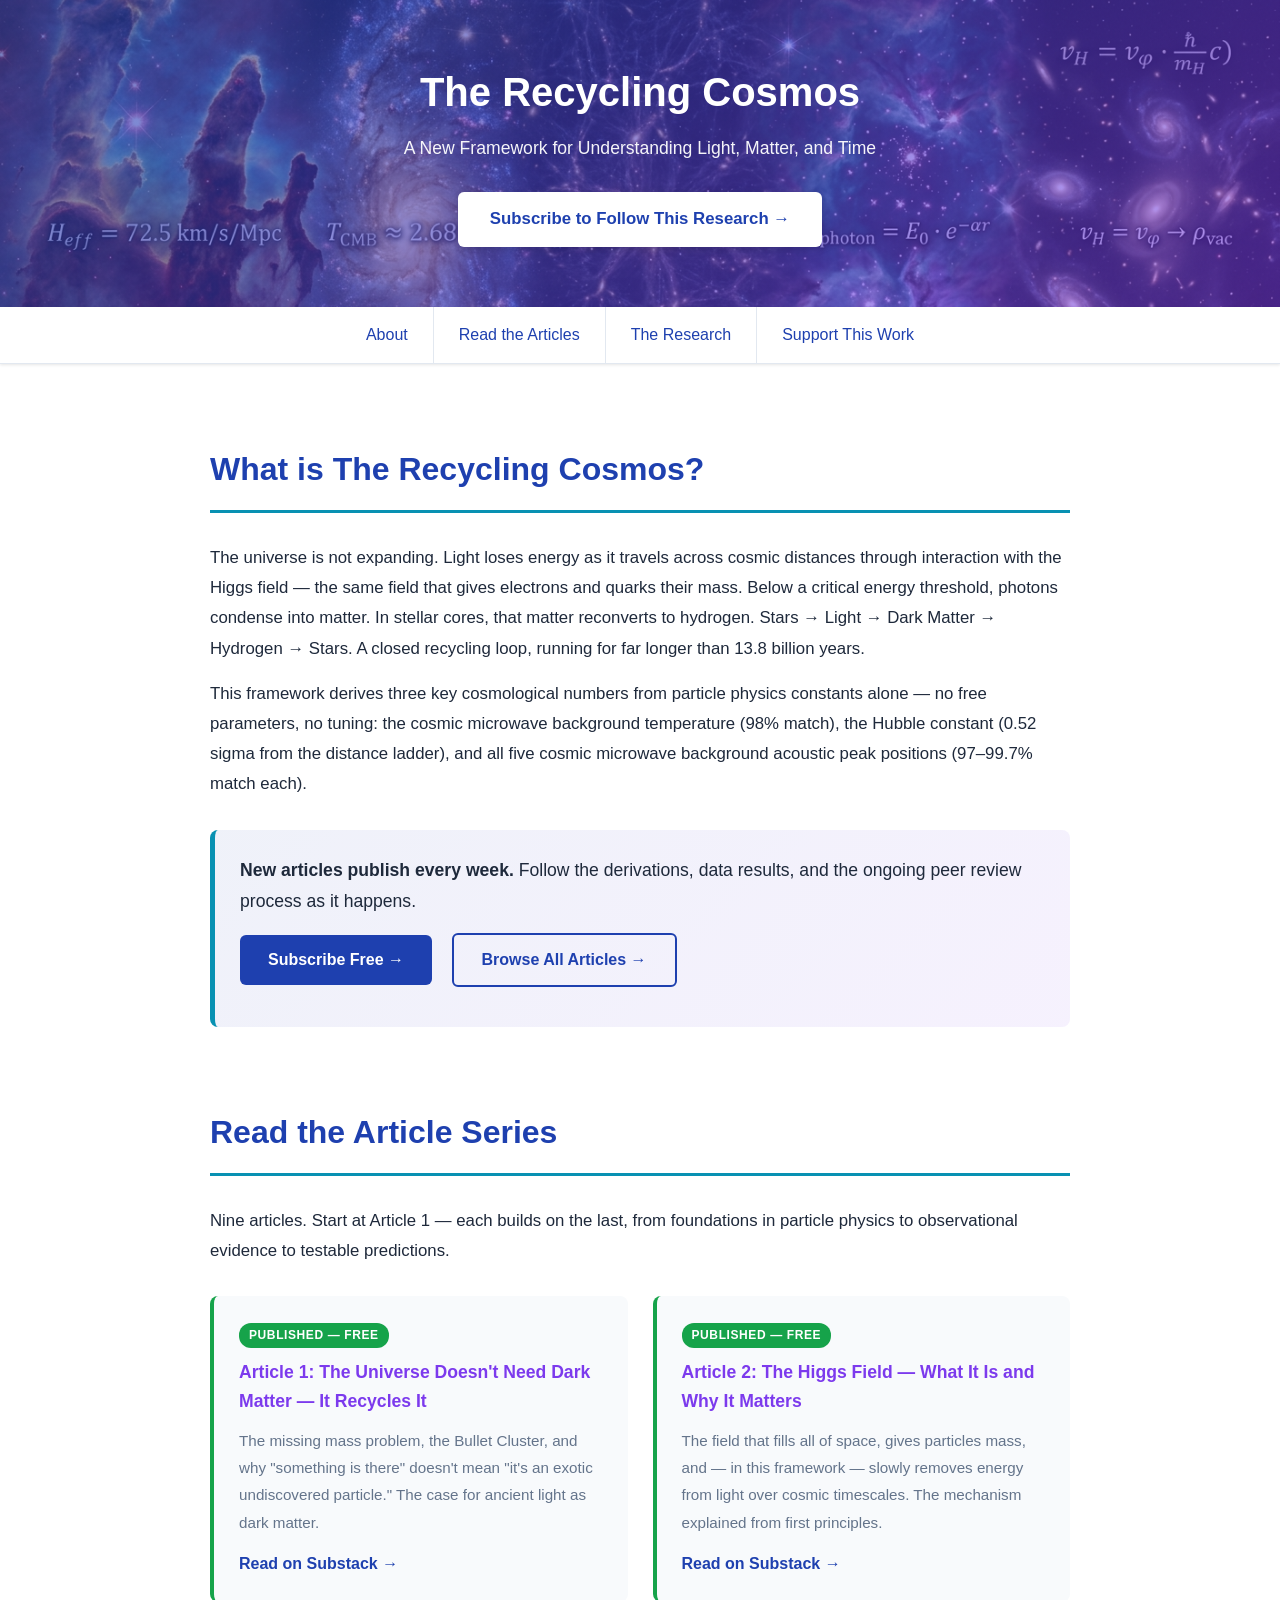
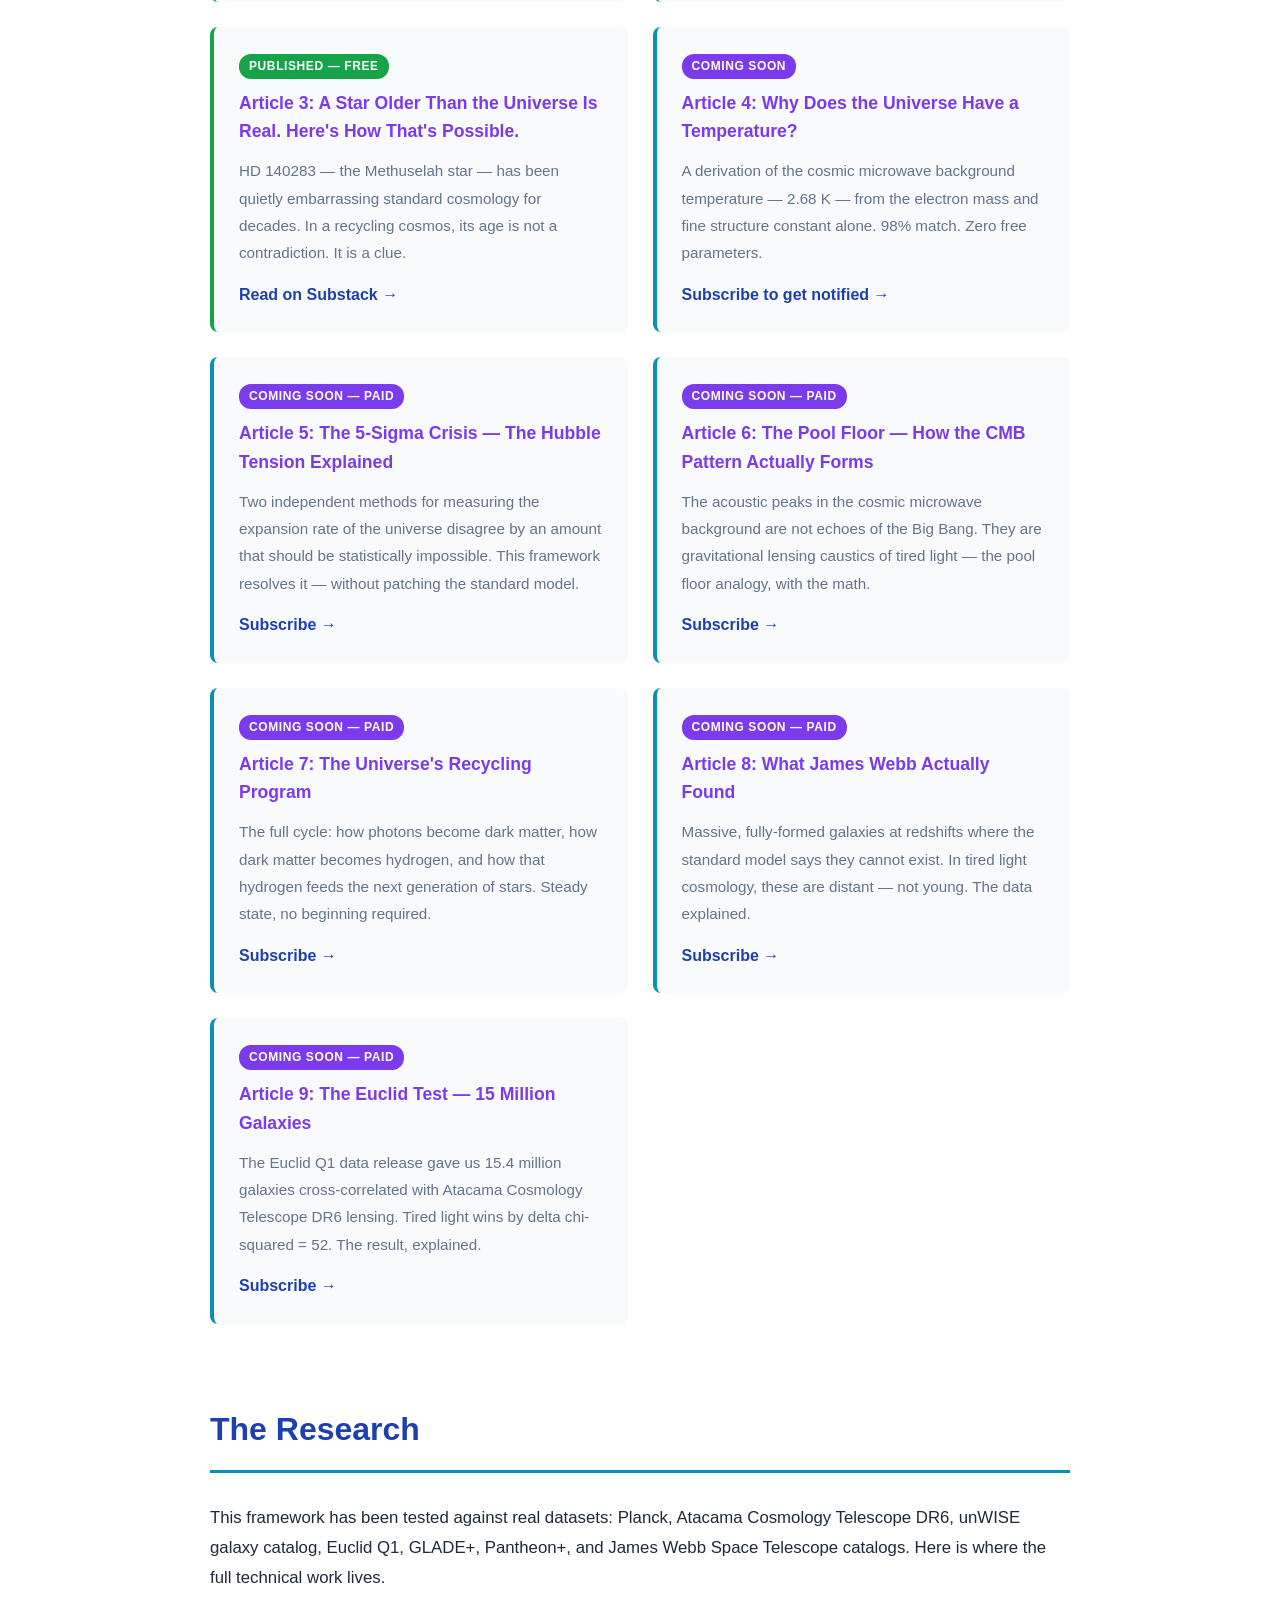
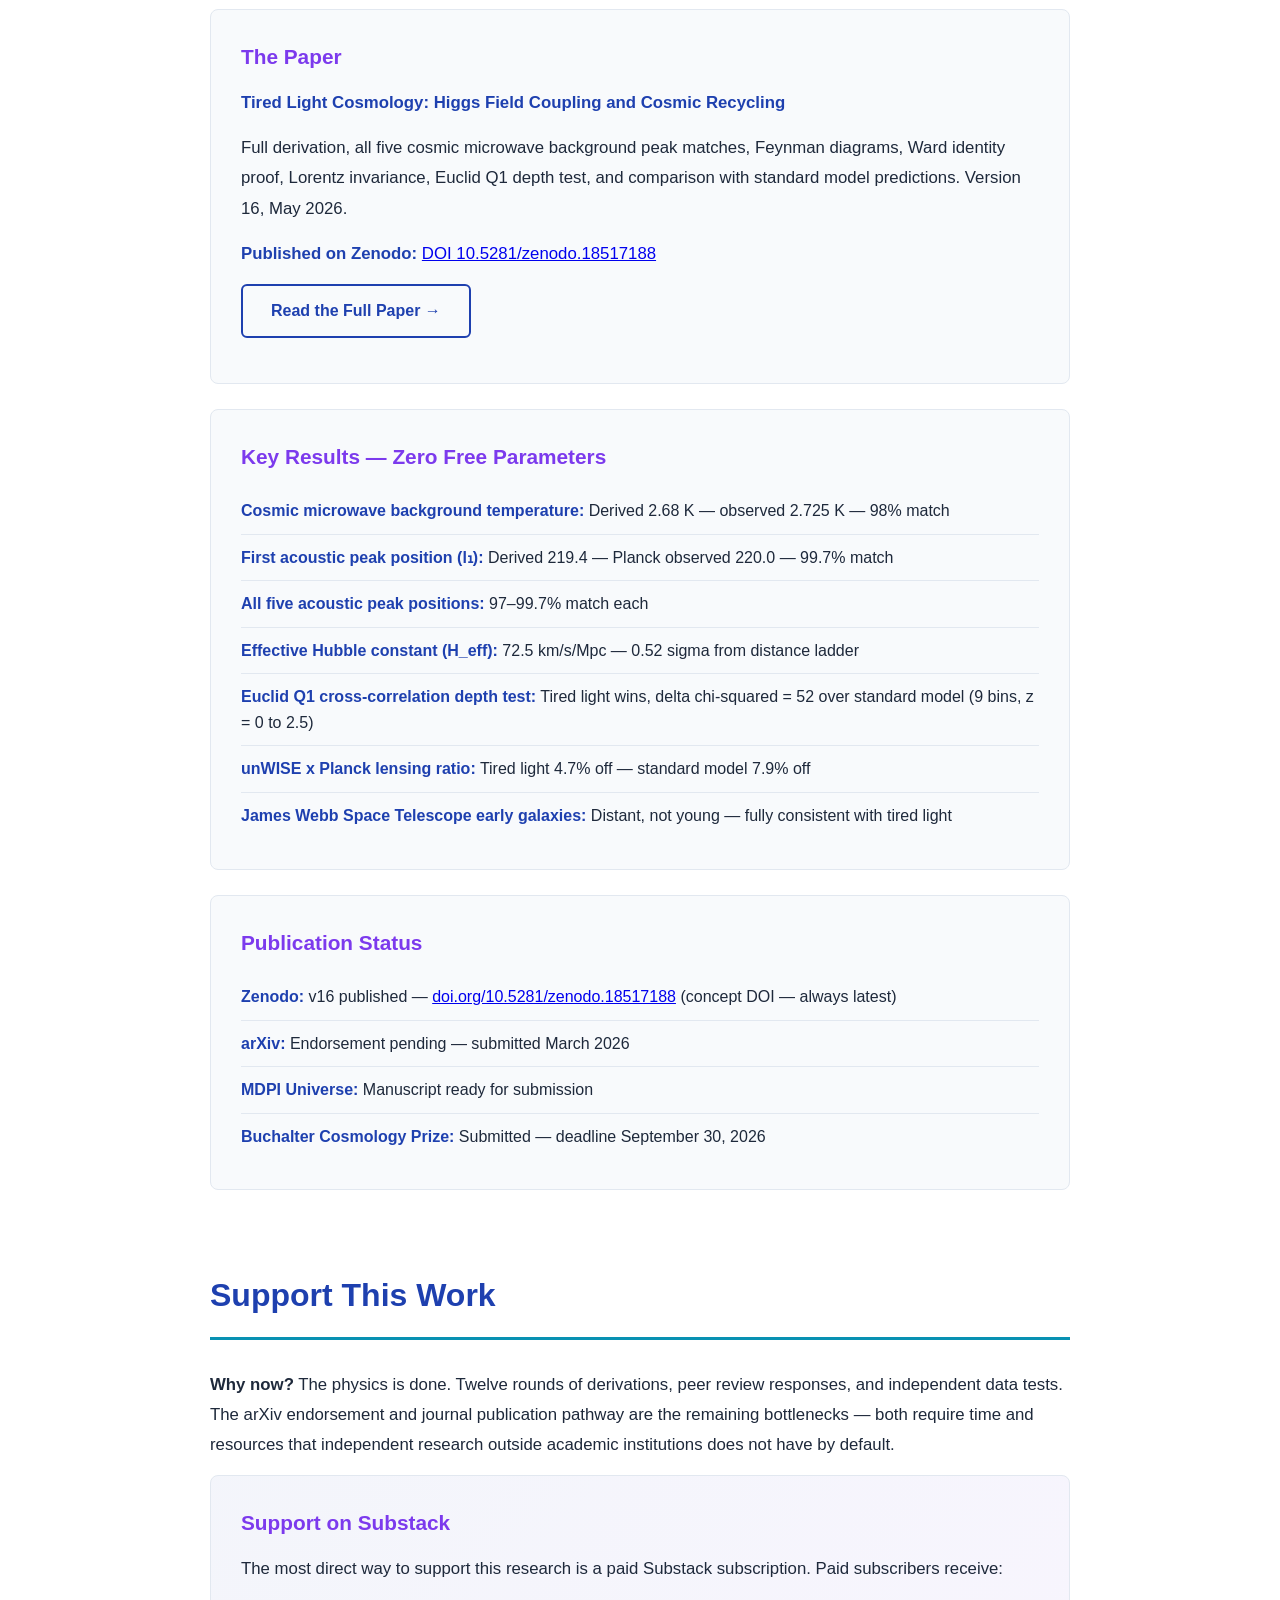
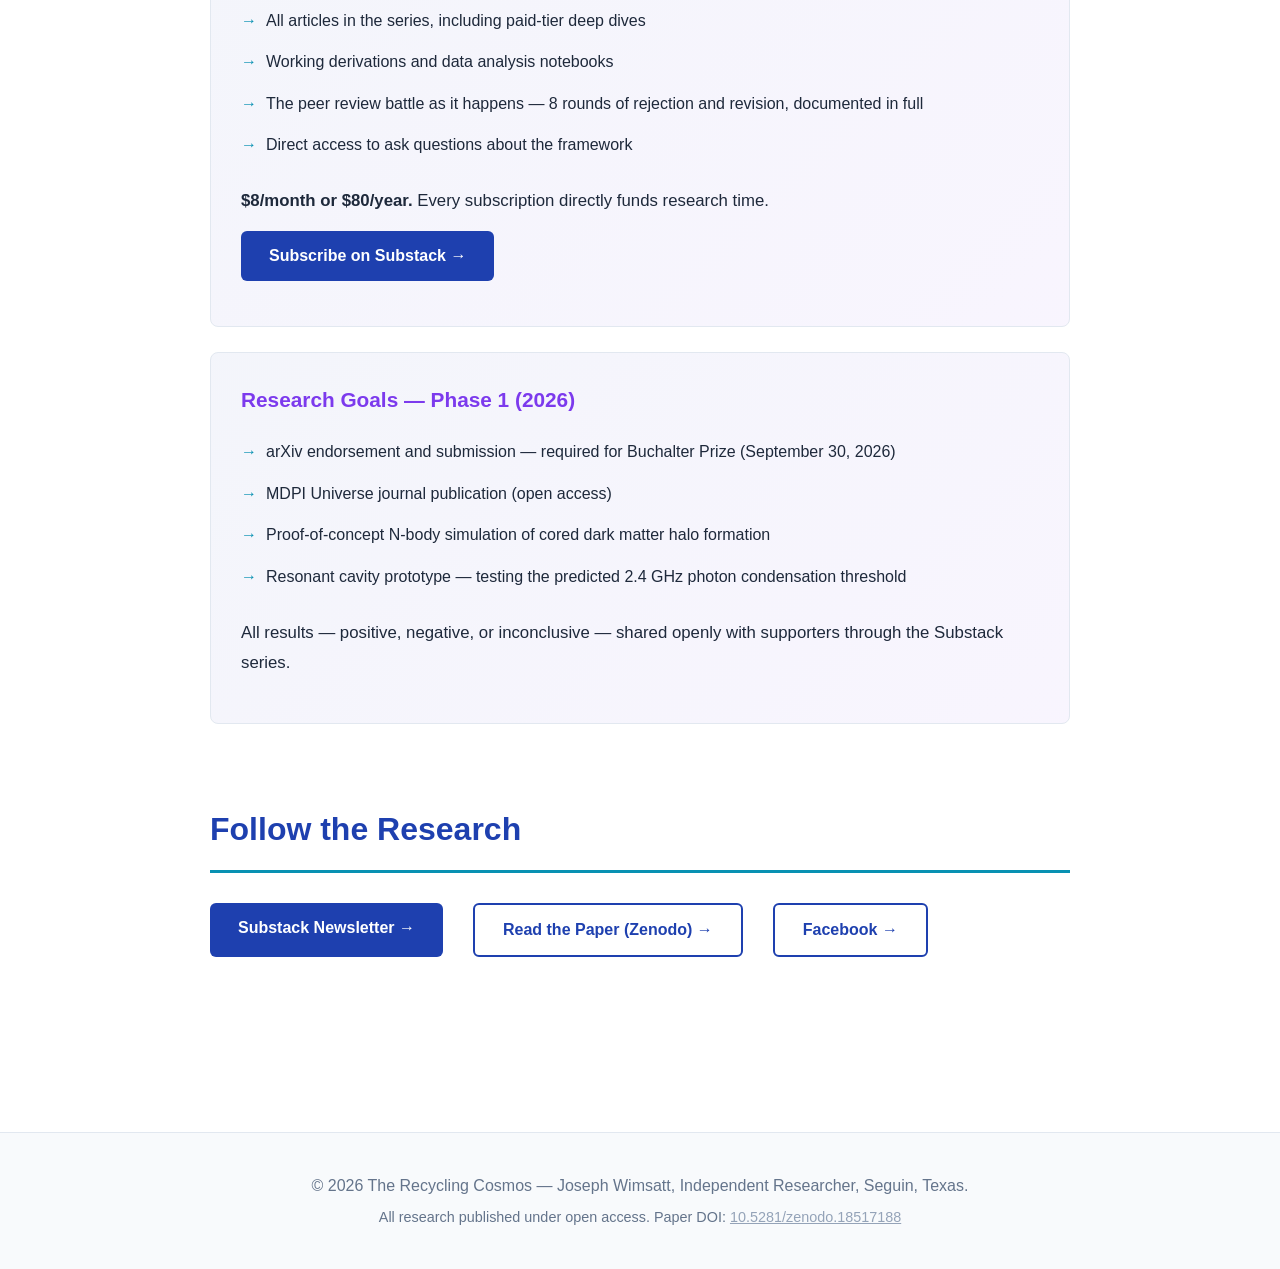
<file: index.html>
<!DOCTYPE html>
<html lang="en">
<head>
    <meta charset="UTF-8">
    <meta name="viewport" content="width=device-width, initial-scale=1.0">
    <title>The Recycling Cosmos</title>
    <meta name="description" content="A new cosmological framework deriving the Hubble constant, CMB temperature, and dark matter origin from particle physics alone — zero free parameters.">
    <link rel="stylesheet" href="css/style.css">
</head>
<body>
    <header>
        <div class="container">
            <h1>The Recycling Cosmos</h1>
            <p class="subtitle">A New Framework for Understanding Light, Matter, and Time</p>
            <div style="margin-top: 30px;">
                <a href="https://independentcosmologyresearcher.substack.com/subscribe" target="_blank" class="btn-header">Subscribe to Follow This Research →</a>
            </div>
        </div>
    </header>

    <nav>
        <div class="container">
            <ul>
                <li><a href="#about">About</a></li>
                <li><a href="#articles">Read the Articles</a></li>
                <li><a href="#research">The Research</a></li>
                <li><a href="#support">Support This Work</a></li>
            </ul>
        </div>
    </nav>

    <main>
        <div class="container">

            <!-- ABOUT -->
            <section id="about">
                <h2>What is The Recycling Cosmos?</h2>
                <p>The universe is not expanding. Light loses energy as it travels across cosmic distances through interaction with the Higgs field — the same field that gives electrons and quarks their mass. Below a critical energy threshold, photons condense into matter. In stellar cores, that matter reconverts to hydrogen. Stars → Light → Dark Matter → Hydrogen → Stars. A closed recycling loop, running for far longer than 13.8 billion years.</p>
                <p>This framework derives three key cosmological numbers from particle physics constants alone — no free parameters, no tuning: the cosmic microwave background temperature (98% match), the Hubble constant (0.52 sigma from the distance ladder), and all five cosmic microwave background acoustic peak positions (97–99.7% match each).</p>
                <div style="margin-top: 30px; padding: 25px; background: linear-gradient(135deg, rgba(30,64,175,0.07), rgba(124,58,237,0.07)); border-radius: 8px; border-left: 5px solid #0891b2;">
                    <p style="margin:0; font-size: 1.1rem;"><strong>New articles publish every week.</strong> Follow the derivations, data results, and the ongoing peer review process as it happens.</p>
                    <div style="margin-top: 15px;">
                        <a href="https://independentcosmologyresearcher.substack.com/subscribe" target="_blank" class="btn-primary">Subscribe Free →</a>
                        <a href="https://independentcosmologyresearcher.substack.com" target="_blank" class="btn-secondary">Browse All Articles →</a>
                    </div>
                </div>
            </section>

            <!-- ARTICLES -->
            <section id="articles">
                <h2>Read the Article Series</h2>
                <p>Nine articles. Start at Article 1 — each builds on the last, from foundations in particle physics to observational evidence to testable predictions.</p>
                <div class="article-list">

                    <div class="article-item published">
                        <div class="article-badge">Published — Free</div>
                        <h3>Article 1: The Universe Doesn't Need Dark Matter — It Recycles It</h3>
                        <p>The missing mass problem, the Bullet Cluster, and why "something is there" doesn't mean "it's an exotic undiscovered particle." The case for ancient light as dark matter.</p>
                        <a href="https://independentcosmologyresearcher.substack.com" target="_blank">Read on Substack →</a>
                    </div>

                    <div class="article-item published">
                        <div class="article-badge">Published — Free</div>
                        <h3>Article 2: The Higgs Field — What It Is and Why It Matters</h3>
                        <p>The field that fills all of space, gives particles mass, and — in this framework — slowly removes energy from light over cosmic timescales. The mechanism explained from first principles.</p>
                        <a href="https://independentcosmologyresearcher.substack.com" target="_blank">Read on Substack →</a>
                    </div>

                    <div class="article-item published">
                        <div class="article-badge">Published — Free</div>
                        <h3>Article 3: A Star Older Than the Universe Is Real. Here's How That's Possible.</h3>
                        <p>HD 140283 — the Methuselah star — has been quietly embarrassing standard cosmology for decades. In a recycling cosmos, its age is not a contradiction. It is a clue.</p>
                        <a href="https://independentcosmologyresearcher.substack.com" target="_blank">Read on Substack →</a>
                    </div>

                    <div class="article-item">
                        <div class="article-badge upcoming">Coming Soon</div>
                        <h3>Article 4: Why Does the Universe Have a Temperature?</h3>
                        <p>A derivation of the cosmic microwave background temperature — 2.68 K — from the electron mass and fine structure constant alone. 98% match. Zero free parameters.</p>
                        <a href="https://independentcosmologyresearcher.substack.com/subscribe" target="_blank">Subscribe to get notified →</a>
                    </div>

                    <div class="article-item">
                        <div class="article-badge upcoming">Coming Soon — Paid</div>
                        <h3>Article 5: The 5-Sigma Crisis — The Hubble Tension Explained</h3>
                        <p>Two independent methods for measuring the expansion rate of the universe disagree by an amount that should be statistically impossible. This framework resolves it — without patching the standard model.</p>
                        <a href="https://independentcosmologyresearcher.substack.com/subscribe" target="_blank">Subscribe →</a>
                    </div>

                    <div class="article-item">
                        <div class="article-badge upcoming">Coming Soon — Paid</div>
                        <h3>Article 6: The Pool Floor — How the CMB Pattern Actually Forms</h3>
                        <p>The acoustic peaks in the cosmic microwave background are not echoes of the Big Bang. They are gravitational lensing caustics of tired light — the pool floor analogy, with the math.</p>
                        <a href="https://independentcosmologyresearcher.substack.com/subscribe" target="_blank">Subscribe →</a>
                    </div>

                    <div class="article-item">
                        <div class="article-badge upcoming">Coming Soon — Paid</div>
                        <h3>Article 7: The Universe's Recycling Program</h3>
                        <p>The full cycle: how photons become dark matter, how dark matter becomes hydrogen, and how that hydrogen feeds the next generation of stars. Steady state, no beginning required.</p>
                        <a href="https://independentcosmologyresearcher.substack.com/subscribe" target="_blank">Subscribe →</a>
                    </div>

                    <div class="article-item">
                        <div class="article-badge upcoming">Coming Soon — Paid</div>
                        <h3>Article 8: What James Webb Actually Found</h3>
                        <p>Massive, fully-formed galaxies at redshifts where the standard model says they cannot exist. In tired light cosmology, these are distant — not young. The data explained.</p>
                        <a href="https://independentcosmologyresearcher.substack.com/subscribe" target="_blank">Subscribe →</a>
                    </div>

                    <div class="article-item">
                        <div class="article-badge upcoming">Coming Soon — Paid</div>
                        <h3>Article 9: The Euclid Test — 15 Million Galaxies</h3>
                        <p>The Euclid Q1 data release gave us 15.4 million galaxies cross-correlated with Atacama Cosmology Telescope DR6 lensing. Tired light wins by delta chi-squared = 52. The result, explained.</p>
                        <a href="https://independentcosmologyresearcher.substack.com/subscribe" target="_blank">Subscribe →</a>
                    </div>

                </div>
            </section>

            <!-- RESEARCH -->
            <section id="research">
                <h2>The Research</h2>
                <p>This framework has been tested against real datasets: Planck, Atacama Cosmology Telescope DR6, unWISE galaxy catalog, Euclid Q1, GLADE+, Pantheon+, and James Webb Space Telescope catalogs. Here is where the full technical work lives.</p>

                <div class="research-item">
                    <h3>The Paper</h3>
                    <p><strong>Tired Light Cosmology: Higgs Field Coupling and Cosmic Recycling</strong></p>
                    <p>Full derivation, all five cosmic microwave background peak matches, Feynman diagrams, Ward identity proof, Lorentz invariance, Euclid Q1 depth test, and comparison with standard model predictions. Version 16, May 2026.</p>
                    <p><strong>Published on Zenodo:</strong> <a href="https://doi.org/10.5281/zenodo.18517188" target="_blank">DOI 10.5281/zenodo.18517188</a></p>
                    <a href="https://doi.org/10.5281/zenodo.18517188" target="_blank" class="btn-secondary">Read the Full Paper →</a>
                </div>

                <div class="research-item">
                    <h3>Key Results — Zero Free Parameters</h3>
                    <ul>
                        <li><strong>Cosmic microwave background temperature:</strong> Derived 2.68 K — observed 2.725 K — 98% match</li>
                        <li><strong>First acoustic peak position (l₁):</strong> Derived 219.4 — Planck observed 220.0 — 99.7% match</li>
                        <li><strong>All five acoustic peak positions:</strong> 97–99.7% match each</li>
                        <li><strong>Effective Hubble constant (H_eff):</strong> 72.5 km/s/Mpc — 0.52 sigma from distance ladder</li>
                        <li><strong>Euclid Q1 cross-correlation depth test:</strong> Tired light wins, delta chi-squared = 52 over standard model (9 bins, z = 0 to 2.5)</li>
                        <li><strong>unWISE x Planck lensing ratio:</strong> Tired light 4.7% off — standard model 7.9% off</li>
                        <li><strong>James Webb Space Telescope early galaxies:</strong> Distant, not young — fully consistent with tired light</li>
                    </ul>
                </div>

                <div class="research-item">
                    <h3>Publication Status</h3>
                    <ul>
                        <li><strong>Zenodo:</strong> v16 published — <a href="https://doi.org/10.5281/zenodo.18517188" target="_blank">doi.org/10.5281/zenodo.18517188</a> (concept DOI — always latest)</li>
                        <li><strong>arXiv:</strong> Endorsement pending — submitted March 2026</li>
                        <li><strong>MDPI Universe:</strong> Manuscript ready for submission</li>
                        <li><strong>Buchalter Cosmology Prize:</strong> Submitted — deadline September 30, 2026</li>
                    </ul>
                </div>
            </section>

            <!-- SUPPORT -->
            <section id="support">
                <h2>Support This Work</h2>
                <p><strong>Why now?</strong> The physics is done. Twelve rounds of derivations, peer review responses, and independent data tests. The arXiv endorsement and journal publication pathway are the remaining bottlenecks — both require time and resources that independent research outside academic institutions does not have by default.</p>

                <div class="campaign">
                    <h3>Support on Substack</h3>
                    <p>The most direct way to support this research is a paid Substack subscription. Paid subscribers receive:</p>
                    <ul>
                        <li>All articles in the series, including paid-tier deep dives</li>
                        <li>Working derivations and data analysis notebooks</li>
                        <li>The peer review battle as it happens — 8 rounds of rejection and revision, documented in full</li>
                        <li>Direct access to ask questions about the framework</li>
                    </ul>
                    <p><strong>$8/month or $80/year.</strong> Every subscription directly funds research time.</p>
                    <a href="https://independentcosmologyresearcher.substack.com/subscribe" target="_blank" class="btn-primary">Subscribe on Substack →</a>
                </div>

                <div class="campaign">
                    <h3>Research Goals — Phase 1 (2026)</h3>
                    <ul>
                        <li>arXiv endorsement and submission — required for Buchalter Prize (September 30, 2026)</li>
                        <li>MDPI Universe journal publication (open access)</li>
                        <li>Proof-of-concept N-body simulation of cored dark matter halo formation</li>
                        <li>Resonant cavity prototype — testing the predicted 2.4 GHz photon condensation threshold</li>
                    </ul>
                    <p>All results — positive, negative, or inconclusive — shared openly with supporters through the Substack series.</p>
                </div>
            </section>

            <!-- CONNECT -->
            <section id="connect">
                <h2>Follow the Research</h2>
                <div class="links">
                    <a href="https://independentcosmologyresearcher.substack.com" target="_blank" class="btn-primary">Substack Newsletter →</a>
                    <a href="https://doi.org/10.5281/zenodo.18517188" target="_blank" class="btn-secondary">Read the Paper (Zenodo) →</a>
                    <a href="https://www.facebook.com/therecyclingcosmos" target="_blank" class="btn-secondary">Facebook →</a>
                </div>
            </section>

        </div>
    </main>

    <footer>
        <div class="container">
            <p>&copy; 2026 The Recycling Cosmos — Joseph Wimsatt, Independent Researcher, Seguin, Texas.</p>
            <p style="margin-top: 8px; font-size: 0.9rem;">All research published under open access. Paper DOI: <a href="https://doi.org/10.5281/zenodo.18517188" target="_blank" style="color: #94a3b8;">10.5281/zenodo.18517188</a></p>
        </div>
    </footer>

</body>
</html>
</file>
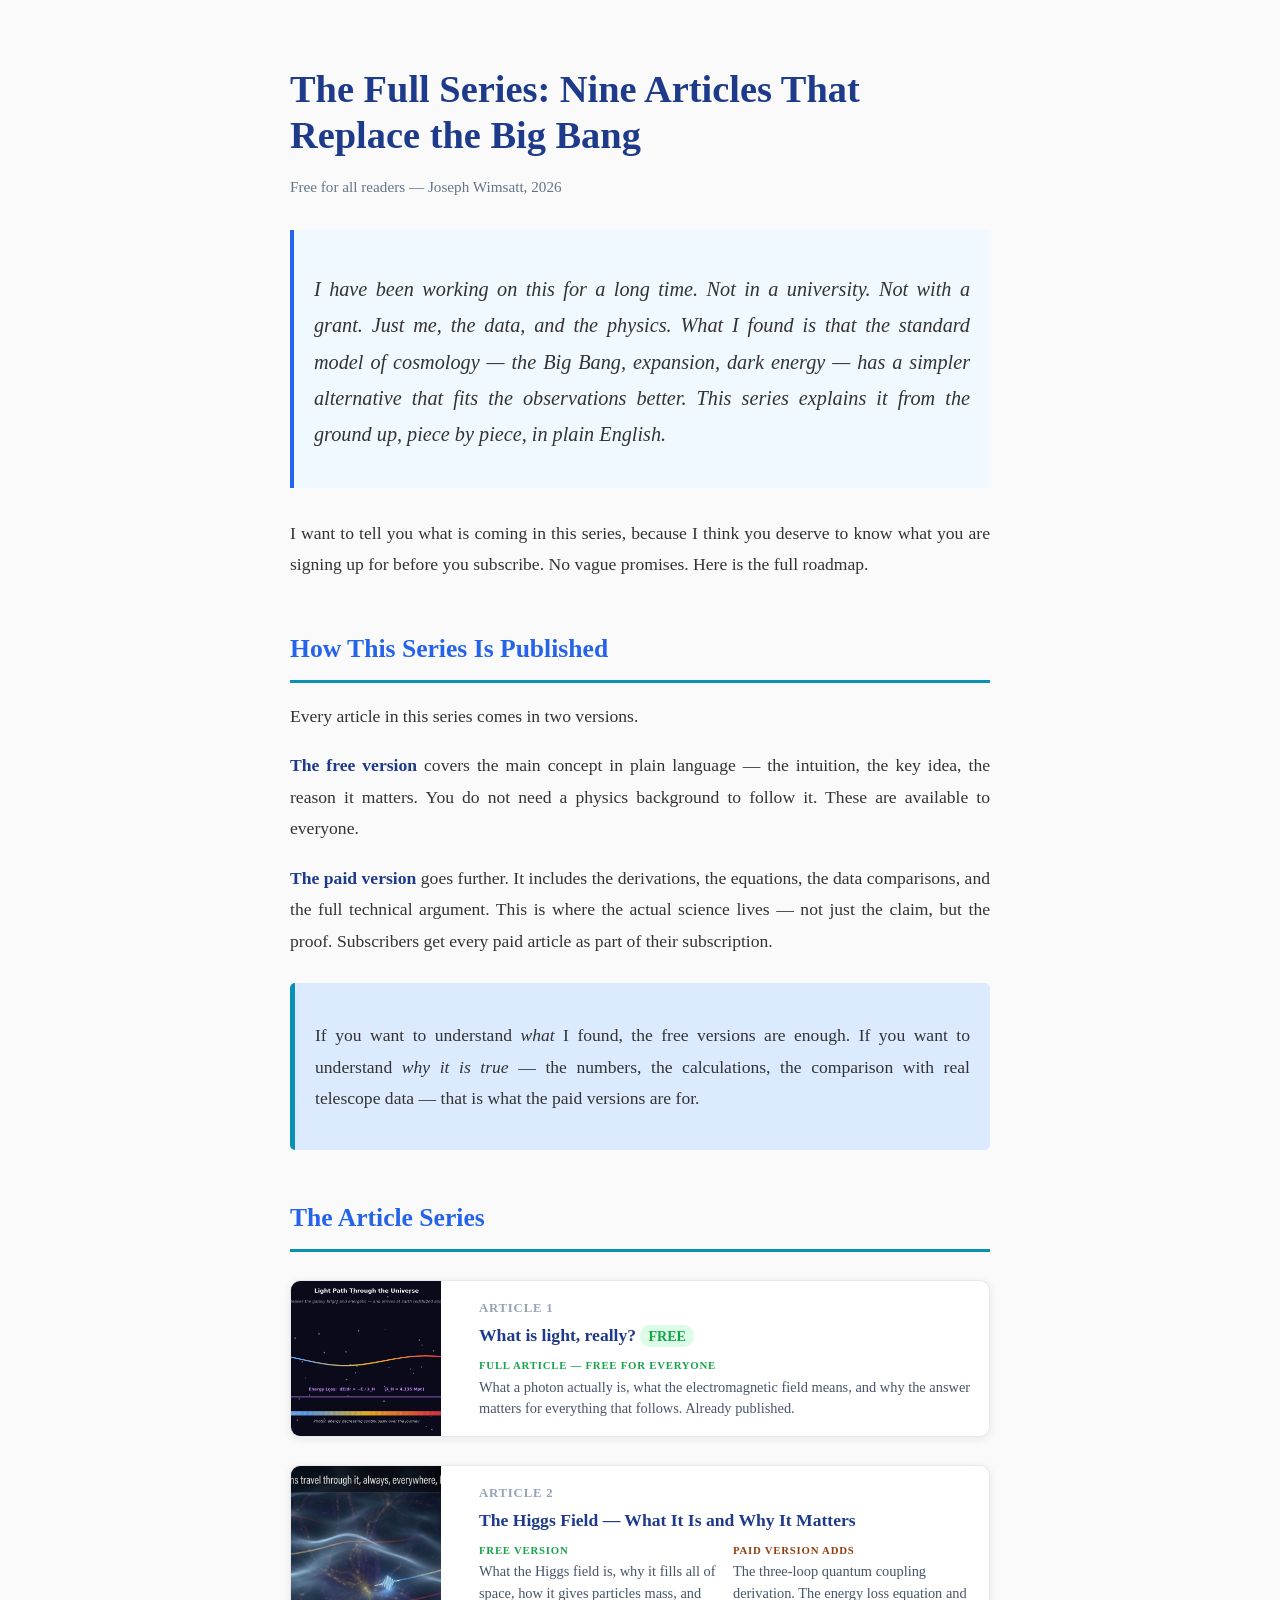
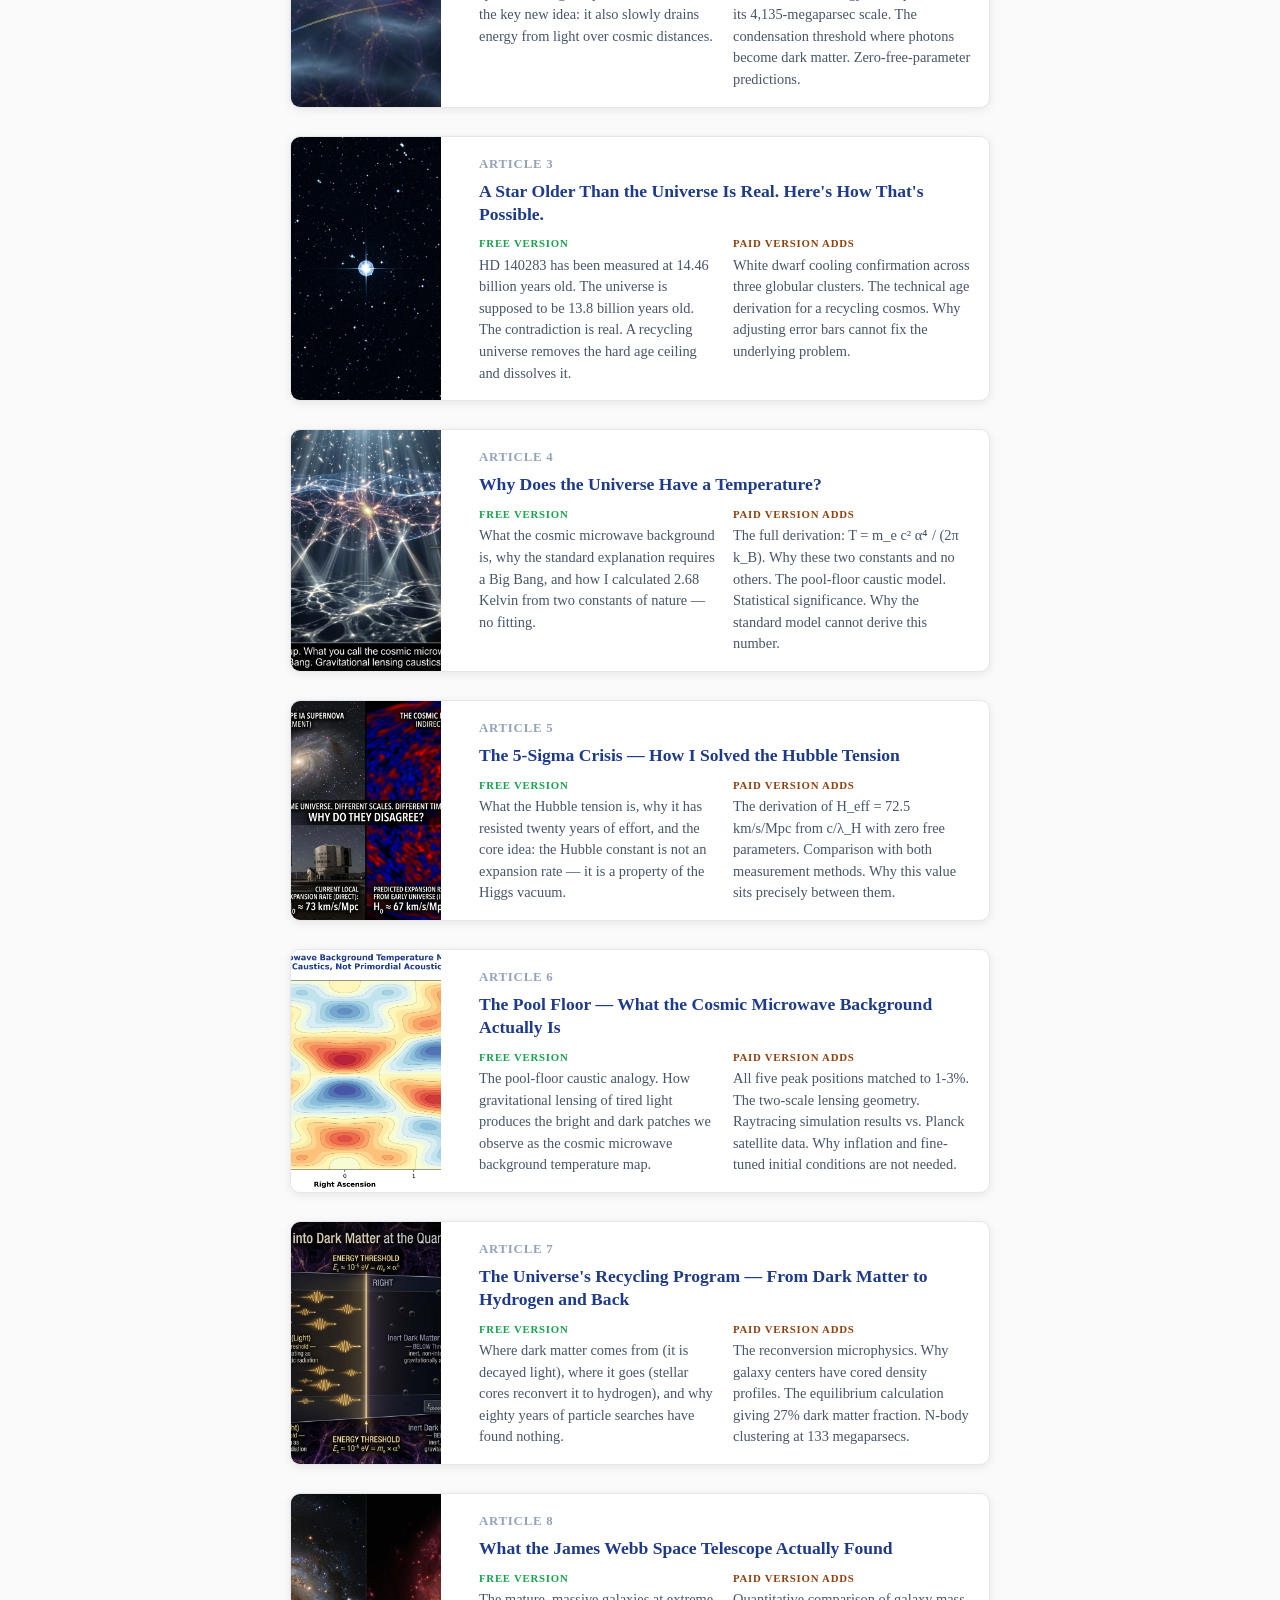
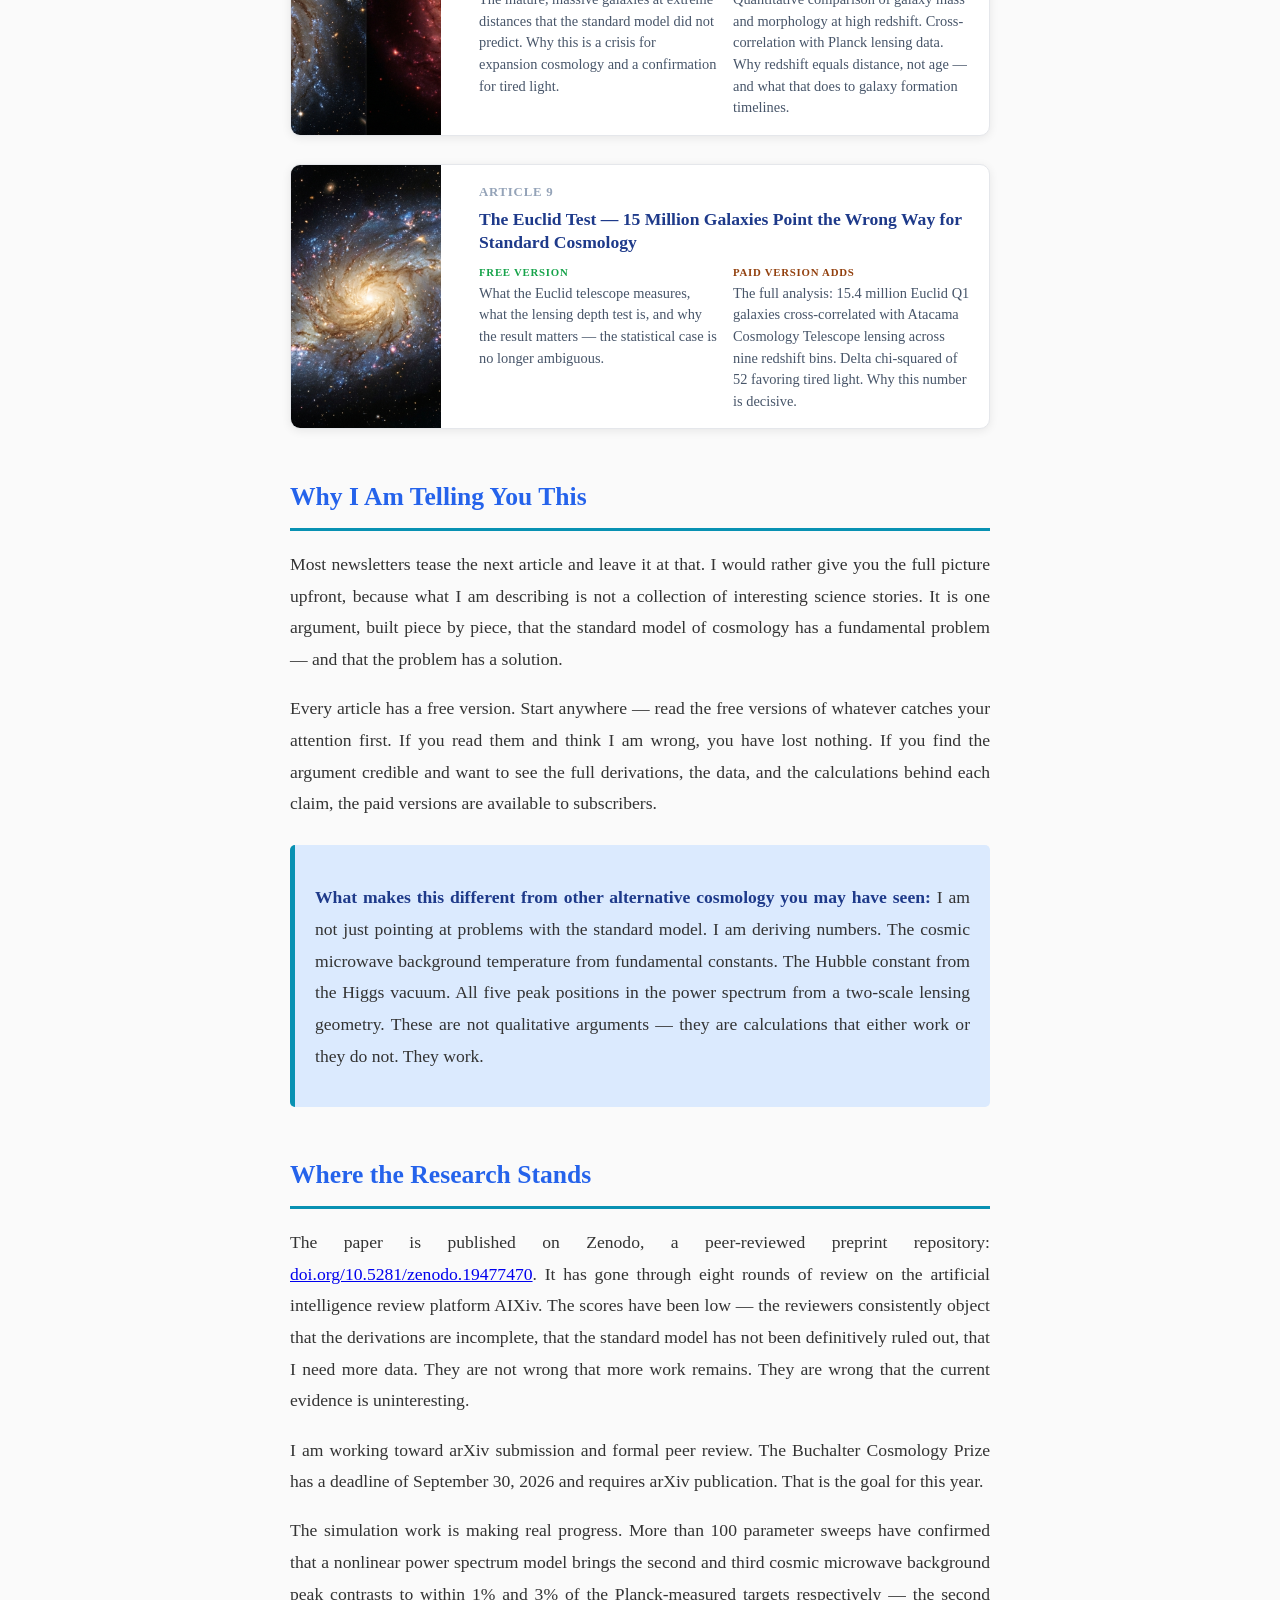
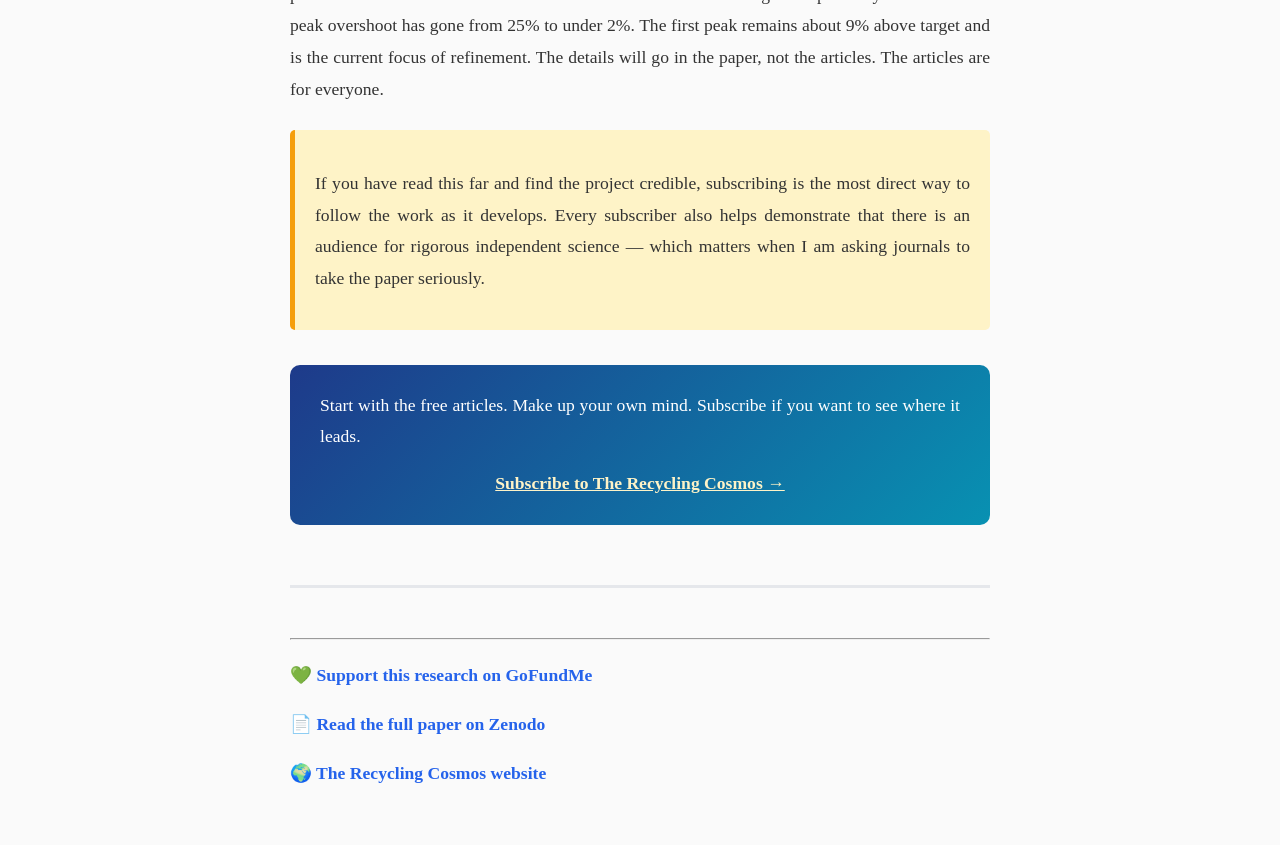
<file: articles/index.html>
<!DOCTYPE html>
<html lang="en">
<head>
    <meta charset="UTF-8">
    <meta name="viewport" content="width=device-width, initial-scale=1.0">
    <title>The Full Series: Nine Articles That Replace the Big Bang</title>
    <meta name="description" content="A complete guide to the Recycling Cosmos article series — nine pieces that walk through a new framework for understanding light, matter, and time.">
    <style>
        body { font-family: Georgia, serif; line-height: 1.8; max-width: 700px; margin: 0 auto; padding: 40px 20px; color: #333; background-color: #fafafa; }
        h1 { font-size: 2.4em; color: #1e3a8a; margin-bottom: 10px; line-height: 1.2; }
        h2 { font-size: 1.6em; color: #2563eb; margin-top: 45px; margin-bottom: 15px; border-bottom: 3px solid #0891b2; padding-bottom: 8px; }
        p { font-size: 1.1em; margin-bottom: 15px; text-align: justify; }
        .intro { font-size: 1.15em; font-style: italic; margin-bottom: 30px; padding: 20px; background-color: #f0f9ff; border-left: 4px solid #2563eb; }
        .num { font-weight: bold; color: #1e3a8a; white-space: nowrap; }
        .free-tag { display: inline-block; background-color: #dcfce7; color: #16a34a; font-size: 0.8em; font-weight: bold; padding: 2px 8px; border-radius: 10px; margin-right: 6px; }
        .paid-tag { display: inline-block; background-color: #fef3c7; color: #92400e; font-size: 0.8em; font-weight: bold; padding: 2px 8px; border-radius: 10px; margin-right: 6px; }
        .article-card { display: flex; gap: 20px; margin: 28px 0; background: white; border-radius: 10px; box-shadow: 0 2px 10px rgba(0,0,0,0.08); overflow: hidden; border: 1px solid #e5e7eb; }
        .article-card:hover { box-shadow: 0 4px 18px rgba(30,58,138,0.13); }
        .card-img { flex: 0 0 150px; width: 150px; min-height: 130px; overflow: hidden; background: #dbeafe; display: flex; align-items: center; justify-content: center; }
        .card-img img { width: 150px; height: 100%; object-fit: cover; display: block; }
        .card-body { flex: 1; padding: 16px 18px; }
        .card-num { font-size: 0.8em; font-weight: bold; color: #94a3b8; text-transform: uppercase; letter-spacing: 0.06em; margin-bottom: 4px; }
        .card-title { font-size: 1.1em; font-weight: bold; color: #1e3a8a; margin: 0 0 10px 0; line-height: 1.3; }
        .card-tiers { display: flex; gap: 16px; margin-top: 10px; }
        .card-tier { flex: 1; font-size: 0.9em; line-height: 1.5; color: #475569; }
        .card-tier-label { font-size: 0.75em; font-weight: bold; text-transform: uppercase; letter-spacing: 0.07em; margin-bottom: 3px; }
        .free-label { color: #16a34a; }
        .paid-label { color: #92400e; }
        @media (max-width: 520px) {
            .article-card { flex-direction: column; }
            .card-img { width: 100%; height: 160px; flex: none; }
            .card-img img { width: 100%; height: 160px; }
            .card-tiers { flex-direction: column; gap: 8px; }
        }
        .highlight { background-color: #fef3c7; padding: 20px; border-radius: 5px; margin: 25px 0; border-left: 5px solid #f59e0b; }
        .highlight-blue { background-color: #dbeafe; padding: 20px; border-radius: 5px; margin: 25px 0; border-left: 5px solid #0891b2; }
        .footer { margin-top: 60px; padding-top: 30px; border-top: 3px solid #e5e7eb; text-align: center; }
        .footer a { color: #2563eb; text-decoration: none; font-weight: bold; }
        strong { color: #1e3a8a; }
        .byline { font-size: 0.95em; color: #64748b; margin-bottom: 30px; }
        .cta-box { background: linear-gradient(135deg, #1e3a8a 0%, #0891b2 100%); color: white; padding: 25px 30px; border-radius: 10px; margin: 35px 0; text-align: center; }
        .cta-box p { color: white; margin: 0 0 15px 0; font-size: 1.1em; }
        .cta-box a { color: #fef3c7; font-weight: bold; font-size: 1.1em; }
    </style>
</head>
<body>

<h1>The Full Series: Nine Articles That Replace the Big Bang</h1>

<p class="byline">Free for all readers &mdash; Joseph Wimsatt, 2026</p>

<div class="intro">
    <p>I have been working on this for a long time. Not in a university. Not with a grant. Just me, the data, and the physics. What I found is that the standard model of cosmology — the Big Bang, expansion, dark energy — has a simpler alternative that fits the observations better. This series explains it from the ground up, piece by piece, in plain English.</p>
</div>

<p>I want to tell you what is coming in this series, because I think you deserve to know what you are signing up for before you subscribe. No vague promises. Here is the full roadmap.</p>

<h2>How This Series Is Published</h2>

<p>Every article in this series comes in two versions.</p>

<p><strong>The free version</strong> covers the main concept in plain language — the intuition, the key idea, the reason it matters. You do not need a physics background to follow it. These are available to everyone.</p>

<p><strong>The paid version</strong> goes further. It includes the derivations, the equations, the data comparisons, and the full technical argument. This is where the actual science lives — not just the claim, but the proof. Subscribers get every paid article as part of their subscription.</p>

<div class="highlight-blue">
    <p>If you want to understand <em>what</em> I found, the free versions are enough. If you want to understand <em>why it is true</em> — the numbers, the calculations, the comparison with real telescope data — that is what the paid versions are for.</p>
</div>

<h2>The Article Series</h2>

<!-- Article 1 -->
<div class="article-card">
    <div class="card-img">
        <img src="./diagram_light_path.png" alt="Light traveling as a wave through space" onerror="this.parentElement.style.background='#dbeafe'">
    </div>
    <div class="card-body">
        <div class="card-num">Article 1</div>
        <div class="card-title">What is light, really? <span class="free-tag">FREE</span></div>
        <div class="card-tiers">
            <div class="card-tier">
                <div class="card-tier-label free-label">Full article — free for everyone</div>
                What a photon actually is, what the electromagnetic field means, and why the answer matters for everything that follows. Already published.
            </div>
        </div>
    </div>
</div>

<!-- Article 2 -->
<div class="article-card">
    <div class="card-img">
        <img src="../images/a2-1.png" alt="Photons traveling through the Higgs vacuum field" onerror="this.parentElement.style.background='#dbeafe'">
    </div>
    <div class="card-body">
        <div class="card-num">Article 2</div>
        <div class="card-title">The Higgs Field — What It Is and Why It Matters</div>
        <div class="card-tiers">
            <div class="card-tier">
                <div class="card-tier-label free-label">Free version</div>
                What the Higgs field is, why it fills all of space, how it gives particles mass, and the key new idea: it also slowly drains energy from light over cosmic distances.
            </div>
            <div class="card-tier">
                <div class="card-tier-label paid-label">Paid version adds</div>
                The three-loop quantum coupling derivation. The energy loss equation and its 4,135-megaparsec scale. The condensation threshold where photons become dark matter. Zero-free-parameter predictions.
            </div>
        </div>
    </div>
</div>

<!-- Article 3 -->
<div class="article-card">
    <div class="card-img">
        <img src="../images/Methusela Star.jpeg" alt="HD 140283, the Methuselah star" onerror="this.parentElement.style.background='#dbeafe'">
    </div>
    <div class="card-body">
        <div class="card-num">Article 3</div>
        <div class="card-title">A Star Older Than the Universe Is Real. Here's How That's Possible.</div>
        <div class="card-tiers">
            <div class="card-tier">
                <div class="card-tier-label free-label">Free version</div>
                HD 140283 has been measured at 14.46 billion years old. The universe is supposed to be 13.8 billion years old. The contradiction is real. A recycling universe removes the hard age ceiling and dissolves it.
            </div>
            <div class="card-tier">
                <div class="card-tier-label paid-label">Paid version adds</div>
                White dwarf cooling confirmation across three globular clusters. The technical age derivation for a recycling cosmos. Why adjusting error bars cannot fix the underlying problem.
            </div>
        </div>
    </div>
</div>

<!-- Article 4 -->
<div class="article-card">
    <div class="card-img">
        <img src="../images/a3-1.png" alt="View from below the cosmic web — caustic light patterns on the pool floor" onerror="this.parentElement.style.background='#dbeafe'">
    </div>
    <div class="card-body">
        <div class="card-num">Article 4</div>
        <div class="card-title">Why Does the Universe Have a Temperature?</div>
        <div class="card-tiers">
            <div class="card-tier">
                <div class="card-tier-label free-label">Free version</div>
                What the cosmic microwave background is, why the standard explanation requires a Big Bang, and how I calculated 2.68 Kelvin from two constants of nature — no fitting.
            </div>
            <div class="card-tier">
                <div class="card-tier-label paid-label">Paid version adds</div>
                The full derivation: T = m_e c² α⁴ / (2π k_B). Why these two constants and no others. The pool-floor caustic model. Statistical significance. Why the standard model cannot derive this number.
            </div>
        </div>
    </div>
</div>

<!-- Article 5 -->
<div class="article-card">
    <div class="card-img">
        <img src="../images/A4-1.png" alt="The Hubble tension — two telescopes measuring the same constant and disagreeing" onerror="this.parentElement.style.background='#dbeafe'">
    </div>
    <div class="card-body">
        <div class="card-num">Article 5</div>
        <div class="card-title">The 5-Sigma Crisis — How I Solved the Hubble Tension</div>
        <div class="card-tiers">
            <div class="card-tier">
                <div class="card-tier-label free-label">Free version</div>
                What the Hubble tension is, why it has resisted twenty years of effort, and the core idea: the Hubble constant is not an expansion rate — it is a property of the Higgs vacuum.
            </div>
            <div class="card-tier">
                <div class="card-tier-label paid-label">Paid version adds</div>
                The derivation of H_eff = 72.5 km/s/Mpc from c/λ_H with zero free parameters. Comparison with both measurement methods. Why this value sits precisely between them.
            </div>
        </div>
    </div>
</div>

<!-- Article 6 -->
<div class="article-card">
    <div class="card-img">
        <img src="./diagram_cmb_map.png" alt="The cosmic microwave background temperature map from the Planck satellite" onerror="this.parentElement.style.background='#dbeafe'">
    </div>
    <div class="card-body">
        <div class="card-num">Article 6</div>
        <div class="card-title">The Pool Floor — What the Cosmic Microwave Background Actually Is</div>
        <div class="card-tiers">
            <div class="card-tier">
                <div class="card-tier-label free-label">Free version</div>
                The pool-floor caustic analogy. How gravitational lensing of tired light produces the bright and dark patches we observe as the cosmic microwave background temperature map.
            </div>
            <div class="card-tier">
                <div class="card-tier-label paid-label">Paid version adds</div>
                All five peak positions matched to 1-3%. The two-scale lensing geometry. Raytracing simulation results vs. Planck satellite data. Why inflation and fine-tuned initial conditions are not needed.
            </div>
        </div>
    </div>
</div>

<!-- Article 7 -->
<div class="article-card">
    <div class="card-img">
        <img src="../images/cosmic_web_dark_matter.png" alt="The cosmic web with dark matter condensation zones" onerror="this.parentElement.style.background='#dbeafe'">
    </div>
    <div class="card-body">
        <div class="card-num">Article 7</div>
        <div class="card-title">The Universe's Recycling Program — From Dark Matter to Hydrogen and Back</div>
        <div class="card-tiers">
            <div class="card-tier">
                <div class="card-tier-label free-label">Free version</div>
                Where dark matter comes from (it is decayed light), where it goes (stellar cores reconvert it to hydrogen), and why eighty years of particle searches have found nothing.
            </div>
            <div class="card-tier">
                <div class="card-tier-label paid-label">Paid version adds</div>
                The reconversion microphysics. Why galaxy centers have cored density profiles. The equilibrium calculation giving 27% dark matter fraction. N-body clustering at 133 megaparsecs.
            </div>
        </div>
    </div>
</div>

<!-- Article 8 -->
<div class="article-card">
    <div class="card-img">
        <img src="../images/a7-1.png" alt="The same mature spiral galaxy seen nearby and at extreme distance — equally complex, just farther away" onerror="this.parentElement.style.background='#dbeafe'">
    </div>
    <div class="card-body">
        <div class="card-num">Article 8</div>
        <div class="card-title">What the James Webb Space Telescope Actually Found</div>
        <div class="card-tiers">
            <div class="card-tier">
                <div class="card-tier-label free-label">Free version</div>
                The mature, massive galaxies at extreme distances that the standard model did not predict. Why this is a crisis for expansion cosmology and a confirmation for tired light.
            </div>
            <div class="card-tier">
                <div class="card-tier-label paid-label">Paid version adds</div>
                Quantitative comparison of galaxy mass and morphology at high redshift. Cross-correlation with Planck lensing data. Why redshift equals distance, not age — and what that does to galaxy formation timelines.
            </div>
        </div>
    </div>
</div>

<!-- Article 9 -->
<div class="article-card">
    <div class="card-img">
        <img src="./jwst_early_galaxies.png" alt="15 million Euclid galaxies mapped across nine redshift bins" onerror="this.parentElement.style.background='#dbeafe'">
    </div>
    <div class="card-body">
        <div class="card-num">Article 9</div>
        <div class="card-title">The Euclid Test — 15 Million Galaxies Point the Wrong Way for Standard Cosmology</div>
        <div class="card-tiers">
            <div class="card-tier">
                <div class="card-tier-label free-label">Free version</div>
                What the Euclid telescope measures, what the lensing depth test is, and why the result matters — the statistical case is no longer ambiguous.
            </div>
            <div class="card-tier">
                <div class="card-tier-label paid-label">Paid version adds</div>
                The full analysis: 15.4 million Euclid Q1 galaxies cross-correlated with Atacama Cosmology Telescope lensing across nine redshift bins. Delta chi-squared of 52 favoring tired light. Why this number is decisive.
            </div>
        </div>
    </div>
</div>

<h2>Why I Am Telling You This</h2>

<p>Most newsletters tease the next article and leave it at that. I would rather give you the full picture upfront, because what I am describing is not a collection of interesting science stories. It is one argument, built piece by piece, that the standard model of cosmology has a fundamental problem — and that the problem has a solution.</p>

<p>Every article has a free version. Start anywhere — read the free versions of whatever catches your attention first. If you read them and think I am wrong, you have lost nothing. If you find the argument credible and want to see the full derivations, the data, and the calculations behind each claim, the paid versions are available to subscribers.</p>

<div class="highlight-blue">
    <p><strong>What makes this different from other alternative cosmology you may have seen:</strong> I am not just pointing at problems with the standard model. I am deriving numbers. The cosmic microwave background temperature from fundamental constants. The Hubble constant from the Higgs vacuum. All five peak positions in the power spectrum from a two-scale lensing geometry. These are not qualitative arguments — they are calculations that either work or they do not. They work.</p>
</div>

<h2>Where the Research Stands</h2>

<p>The paper is published on Zenodo, a peer-reviewed preprint repository: <a href="https://doi.org/10.5281/zenodo.19477470" target="_blank">doi.org/10.5281/zenodo.19477470</a>. It has gone through eight rounds of review on the artificial intelligence review platform AIXiv. The scores have been low — the reviewers consistently object that the derivations are incomplete, that the standard model has not been definitively ruled out, that I need more data. They are not wrong that more work remains. They are wrong that the current evidence is uninteresting.</p>

<p>I am working toward arXiv submission and formal peer review. The Buchalter Cosmology Prize has a deadline of September 30, 2026 and requires arXiv publication. That is the goal for this year.</p>

<p>The simulation work is making real progress. More than 100 parameter sweeps have confirmed that a nonlinear power spectrum model brings the second and third cosmic microwave background peak contrasts to within 1% and 3% of the Planck-measured targets respectively — the second peak overshoot has gone from 25% to under 2%. The first peak remains about 9% above target and is the current focus of refinement. The details will go in the paper, not the articles. The articles are for everyone.</p>

<div class="highlight">
    <p>If you have read this far and find the project credible, subscribing is the most direct way to follow the work as it develops. Every subscriber also helps demonstrate that there is an audience for rigorous independent science — which matters when I am asking journals to take the paper seriously.</p>
</div>

<div class="cta-box">
    <p>Start with the free articles. Make up your own mind. Subscribe if you want to see where it leads.</p>
    <a href="https://independentcosmologyresearcher.substack.com/" target="_blank">Subscribe to The Recycling Cosmos &rarr;</a>
</div>

<div class="footer">
    <hr style="margin: 20px 0;">
    <p><a href="https://www.gofundme.com/f/support-real-science-new-universe-theory" target="_blank">&#x1F49A; Support this research on GoFundMe</a></p>
    <p><a href="https://zenodo.org/record/19477470" target="_blank">&#x1F4C4; Read the full paper on Zenodo</a></p>
    <p><a href="https://wimsattj.github.io/recycling-cosmos/" target="_blank">&#x1F30D; The Recycling Cosmos website</a></p>
</div>

</body>
</html>
</file>
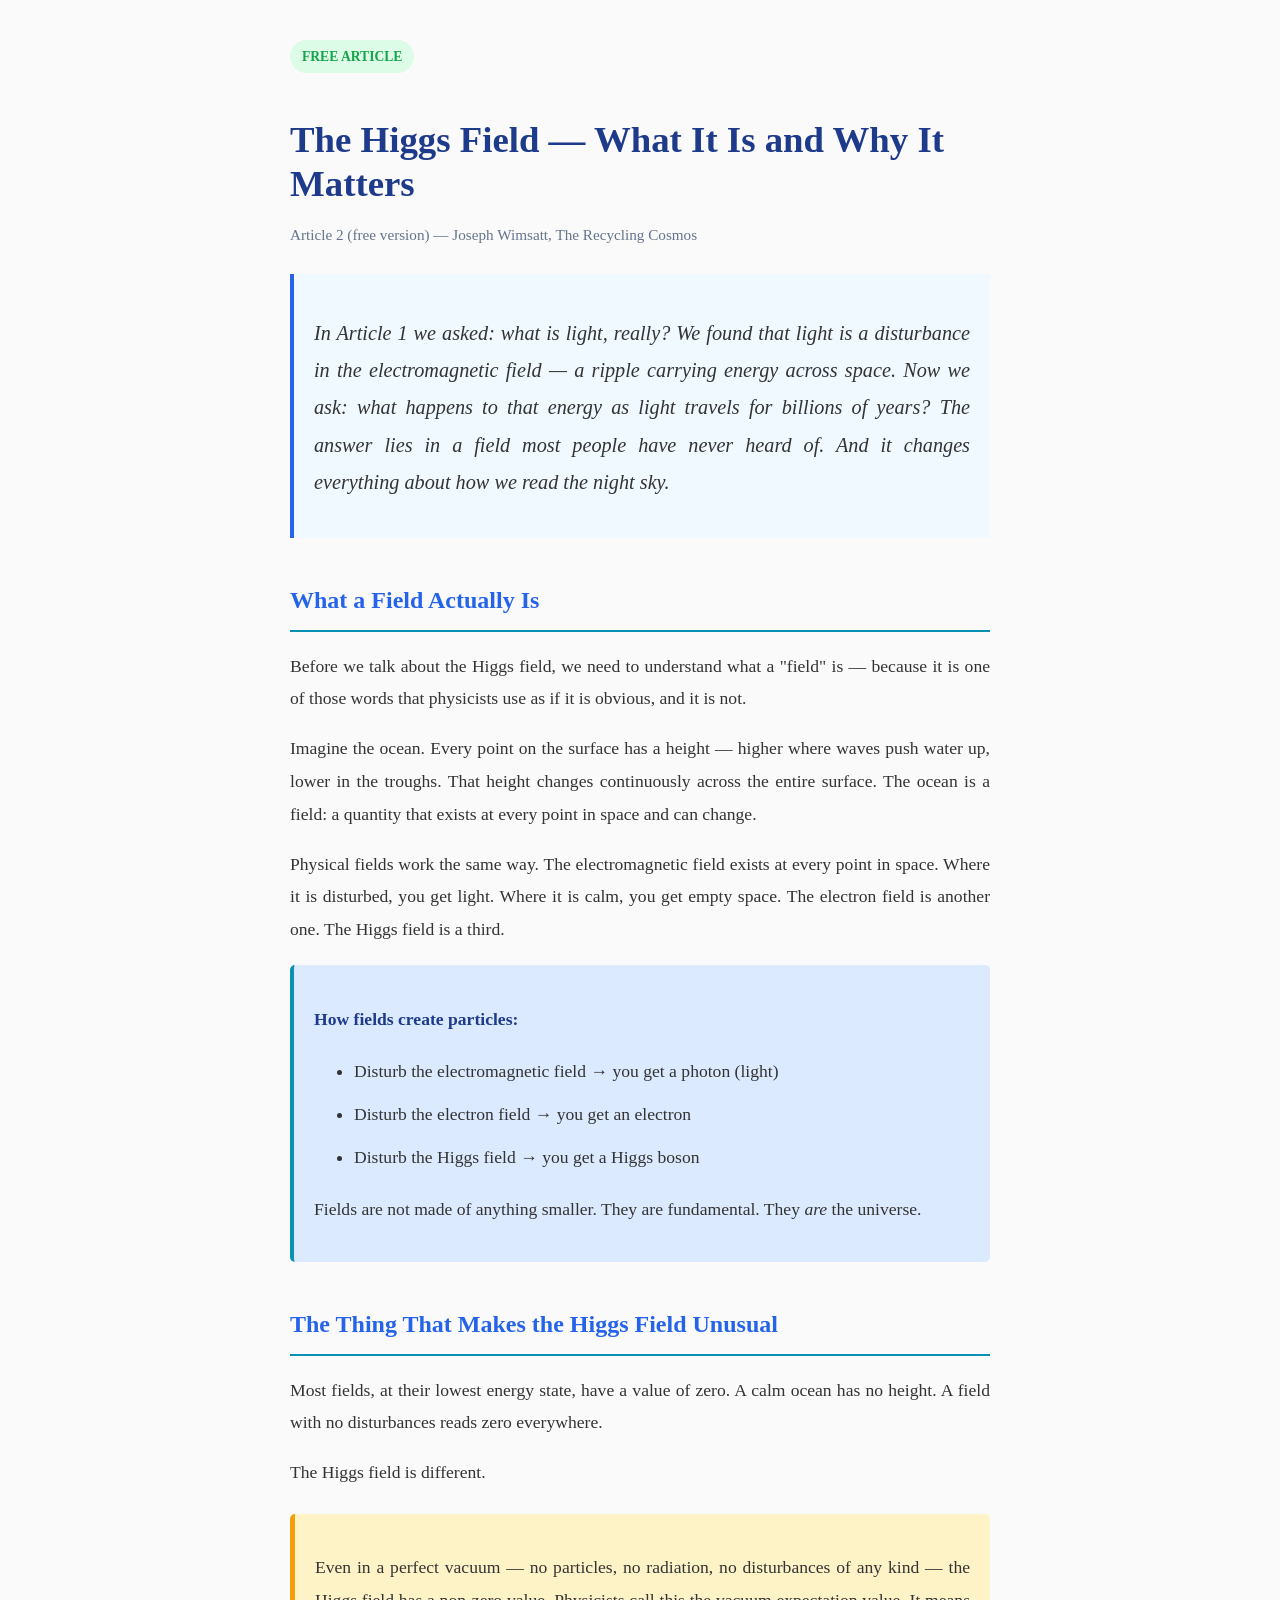
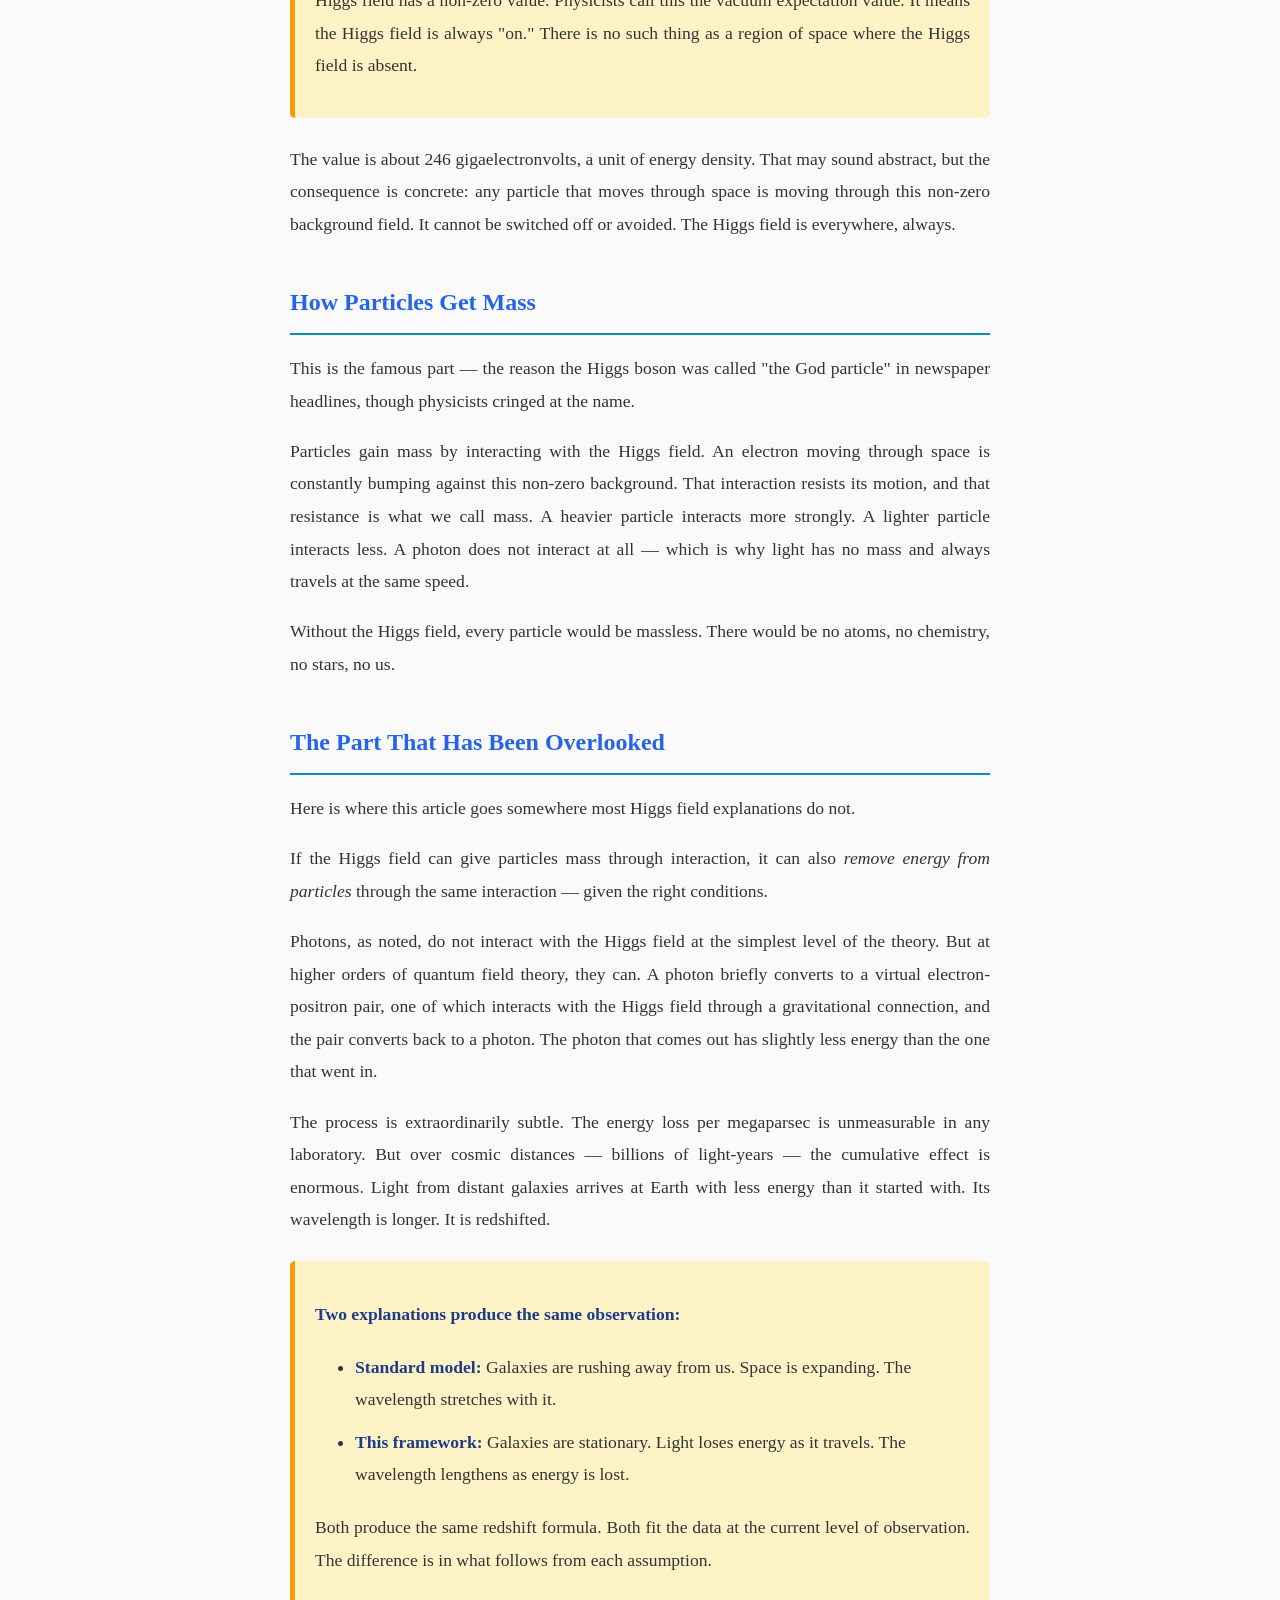
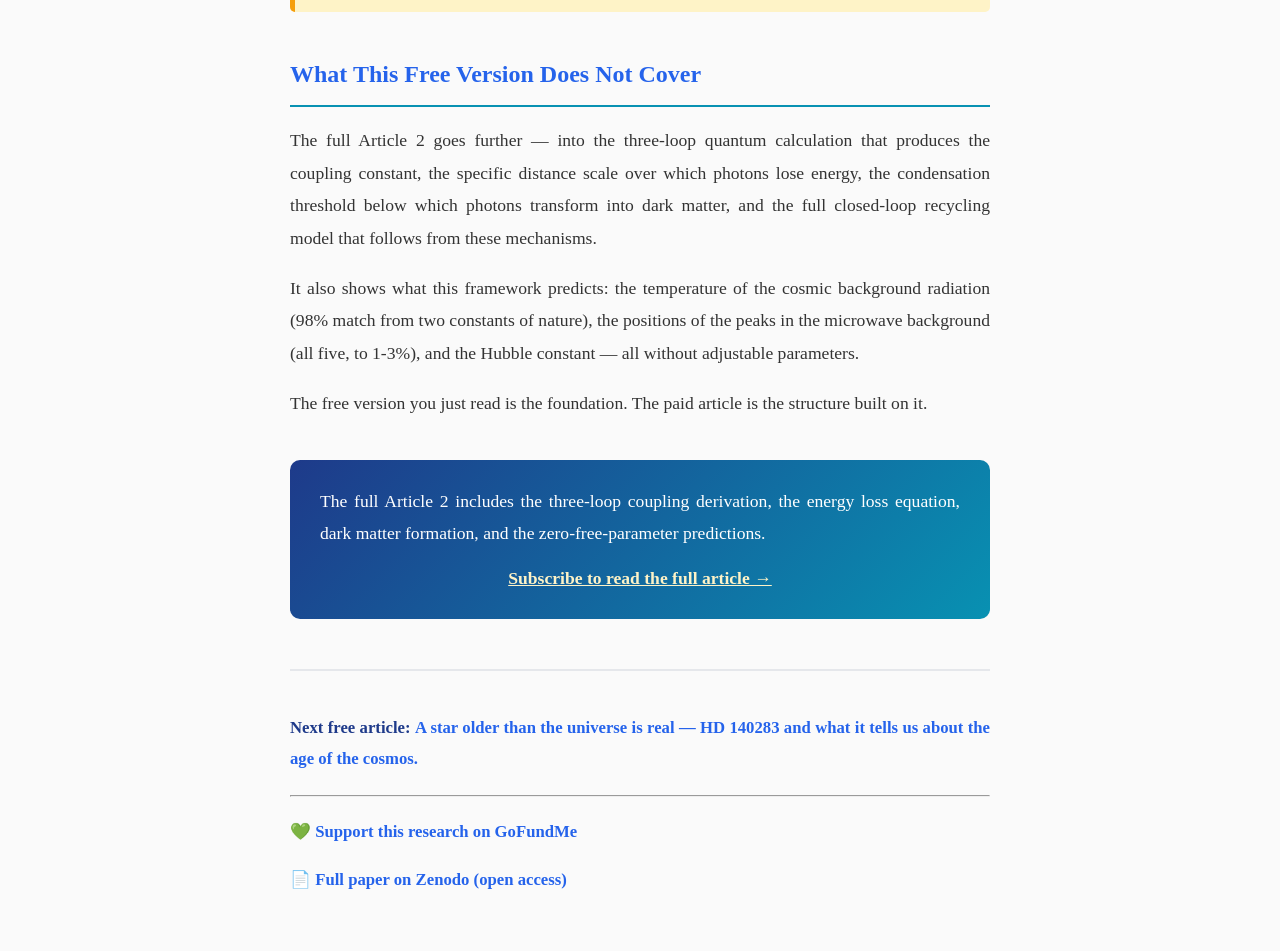
<file: articles/article-2-free.html>
<!DOCTYPE html>
<html lang="en">
<head>
    <meta charset="UTF-8">
    <meta name="viewport" content="width=device-width, initial-scale=1.0">
    <title>The Higgs Field — What It Is and Why It Matters (Free Version)</title>
    <meta name="description" content="The Higgs field gives particles mass. But it may also be slowly draining energy from every photon in the universe. Here is what that means for cosmology.">
    <style>
        body { font-family: Georgia, serif; line-height: 1.85; max-width: 700px; margin: 0 auto; padding: 40px 20px; color: #333; background-color: #fafafa; }
        h1 { font-size: 2.3em; color: #1e3a8a; margin-bottom: 8px; line-height: 1.2; }
        h2 { font-size: 1.5em; color: #2563eb; margin-top: 40px; margin-bottom: 15px; border-bottom: 2px solid #0891b2; padding-bottom: 8px; }
        p { font-size: 1.1em; margin-bottom: 16px; text-align: justify; }
        .free-tag { display: inline-block; background-color: #dcfce7; color: #16a34a; font-size: 0.85em; font-weight: bold; padding: 4px 12px; border-radius: 20px; margin-bottom: 20px; }
        .intro { font-size: 1.15em; font-style: italic; padding: 20px; background-color: #f0f9ff; border-left: 4px solid #2563eb; margin-bottom: 30px; }
        .highlight { background-color: #fef3c7; padding: 20px; border-radius: 5px; margin: 25px 0; border-left: 5px solid #f59e0b; }
        .callout { background-color: #dbeafe; padding: 20px; border-radius: 5px; margin: 20px 0; border-left: 4px solid #0891b2; }
        .cta-box { background: linear-gradient(135deg, #1e3a8a, #0891b2); color: white; padding: 25px 30px; border-radius: 10px; margin: 40px 0; text-align: center; }
        .cta-box p { color: white; margin: 0 0 12px 0; }
        .cta-box a { color: #fef3c7; font-weight: bold; font-size: 1.1em; }
        ul { font-size: 1.1em; margin: 20px 0; }
        li { margin-bottom: 10px; }
        .footer { margin-top: 50px; padding-top: 25px; border-top: 2px solid #e5e7eb; text-align: center; font-size: 0.95em; }
        .footer a { color: #2563eb; text-decoration: none; font-weight: bold; }
        strong { color: #1e3a8a; }
        .byline { font-size: 0.95em; color: #64748b; margin-bottom: 25px; }
    </style>
</head>
<body>

<span class="free-tag">FREE ARTICLE</span>

<h1>The Higgs Field — What It Is and Why It Matters</h1>

<p class="byline">Article 2 (free version) &mdash; Joseph Wimsatt, The Recycling Cosmos</p>

<div class="intro">
    <p>In Article 1 we asked: what is light, really? We found that light is a disturbance in the electromagnetic field — a ripple carrying energy across space. Now we ask: what happens to that energy as light travels for billions of years? The answer lies in a field most people have never heard of. And it changes everything about how we read the night sky.</p>
</div>

<h2>What a Field Actually Is</h2>

<p>Before we talk about the Higgs field, we need to understand what a "field" is — because it is one of those words that physicists use as if it is obvious, and it is not.</p>

<p>Imagine the ocean. Every point on the surface has a height — higher where waves push water up, lower in the troughs. That height changes continuously across the entire surface. The ocean is a field: a quantity that exists at every point in space and can change.</p>

<p>Physical fields work the same way. The electromagnetic field exists at every point in space. Where it is disturbed, you get light. Where it is calm, you get empty space. The electron field is another one. The Higgs field is a third.</p>

<div class="callout">
    <p><strong>How fields create particles:</strong></p>
    <ul>
        <li>Disturb the electromagnetic field &rarr; you get a photon (light)</li>
        <li>Disturb the electron field &rarr; you get an electron</li>
        <li>Disturb the Higgs field &rarr; you get a Higgs boson</li>
    </ul>
    <p>Fields are not made of anything smaller. They are fundamental. They <em>are</em> the universe.</p>
</div>

<h2>The Thing That Makes the Higgs Field Unusual</h2>

<p>Most fields, at their lowest energy state, have a value of zero. A calm ocean has no height. A field with no disturbances reads zero everywhere.</p>

<p>The Higgs field is different.</p>

<div class="highlight">
    <p>Even in a perfect vacuum — no particles, no radiation, no disturbances of any kind — the Higgs field has a non-zero value. Physicists call this the vacuum expectation value. It means the Higgs field is always "on." There is no such thing as a region of space where the Higgs field is absent.</p>
</div>

<p>The value is about 246 gigaelectronvolts, a unit of energy density. That may sound abstract, but the consequence is concrete: any particle that moves through space is moving through this non-zero background field. It cannot be switched off or avoided. The Higgs field is everywhere, always.</p>

<h2>How Particles Get Mass</h2>

<p>This is the famous part — the reason the Higgs boson was called "the God particle" in newspaper headlines, though physicists cringed at the name.</p>

<p>Particles gain mass by interacting with the Higgs field. An electron moving through space is constantly bumping against this non-zero background. That interaction resists its motion, and that resistance is what we call mass. A heavier particle interacts more strongly. A lighter particle interacts less. A photon does not interact at all — which is why light has no mass and always travels at the same speed.</p>

<p>Without the Higgs field, every particle would be massless. There would be no atoms, no chemistry, no stars, no us.</p>

<h2>The Part That Has Been Overlooked</h2>

<p>Here is where this article goes somewhere most Higgs field explanations do not.</p>

<p>If the Higgs field can give particles mass through interaction, it can also <em>remove energy from particles</em> through the same interaction — given the right conditions.</p>

<p>Photons, as noted, do not interact with the Higgs field at the simplest level of the theory. But at higher orders of quantum field theory, they can. A photon briefly converts to a virtual electron-positron pair, one of which interacts with the Higgs field through a gravitational connection, and the pair converts back to a photon. The photon that comes out has slightly less energy than the one that went in.</p>

<p>The process is extraordinarily subtle. The energy loss per megaparsec is unmeasurable in any laboratory. But over cosmic distances — billions of light-years — the cumulative effect is enormous. Light from distant galaxies arrives at Earth with less energy than it started with. Its wavelength is longer. It is redshifted.</p>

<div class="highlight">
    <p><strong>Two explanations produce the same observation:</strong></p>
    <ul>
        <li><strong>Standard model:</strong> Galaxies are rushing away from us. Space is expanding. The wavelength stretches with it.</li>
        <li><strong>This framework:</strong> Galaxies are stationary. Light loses energy as it travels. The wavelength lengthens as energy is lost.</li>
    </ul>
    <p>Both produce the same redshift formula. Both fit the data at the current level of observation. The difference is in what follows from each assumption.</p>
</div>

<h2>What This Free Version Does Not Cover</h2>

<p>The full Article 2 goes further — into the three-loop quantum calculation that produces the coupling constant, the specific distance scale over which photons lose energy, the condensation threshold below which photons transform into dark matter, and the full closed-loop recycling model that follows from these mechanisms.</p>

<p>It also shows what this framework predicts: the temperature of the cosmic background radiation (98% match from two constants of nature), the positions of the peaks in the microwave background (all five, to 1-3%), and the Hubble constant — all without adjustable parameters.</p>

<p>The free version you just read is the foundation. The paid article is the structure built on it.</p>

<div class="cta-box">
    <p>The full Article 2 includes the three-loop coupling derivation, the energy loss equation, dark matter formation, and the zero-free-parameter predictions.</p>
    <a href="https://independentcosmologyresearcher.substack.com/" target="_blank">Subscribe to read the full article &rarr;</a>
</div>

<div class="footer">
    <p><strong>Next free article:</strong> <a href="https://independentcosmologyresearcher.substack.com/">A star older than the universe is real — HD 140283 and what it tells us about the age of the cosmos.</a></p>
    <hr style="margin: 20px 0;">
    <p><a href="https://www.gofundme.com/f/support-real-science-new-universe-theory" target="_blank">&#x1F49A; Support this research on GoFundMe</a></p>
    <p><a href="https://zenodo.org/record/19477470" target="_blank">&#x1F4C4; Full paper on Zenodo (open access)</a></p>
</div>

</body>
</html>
</file>
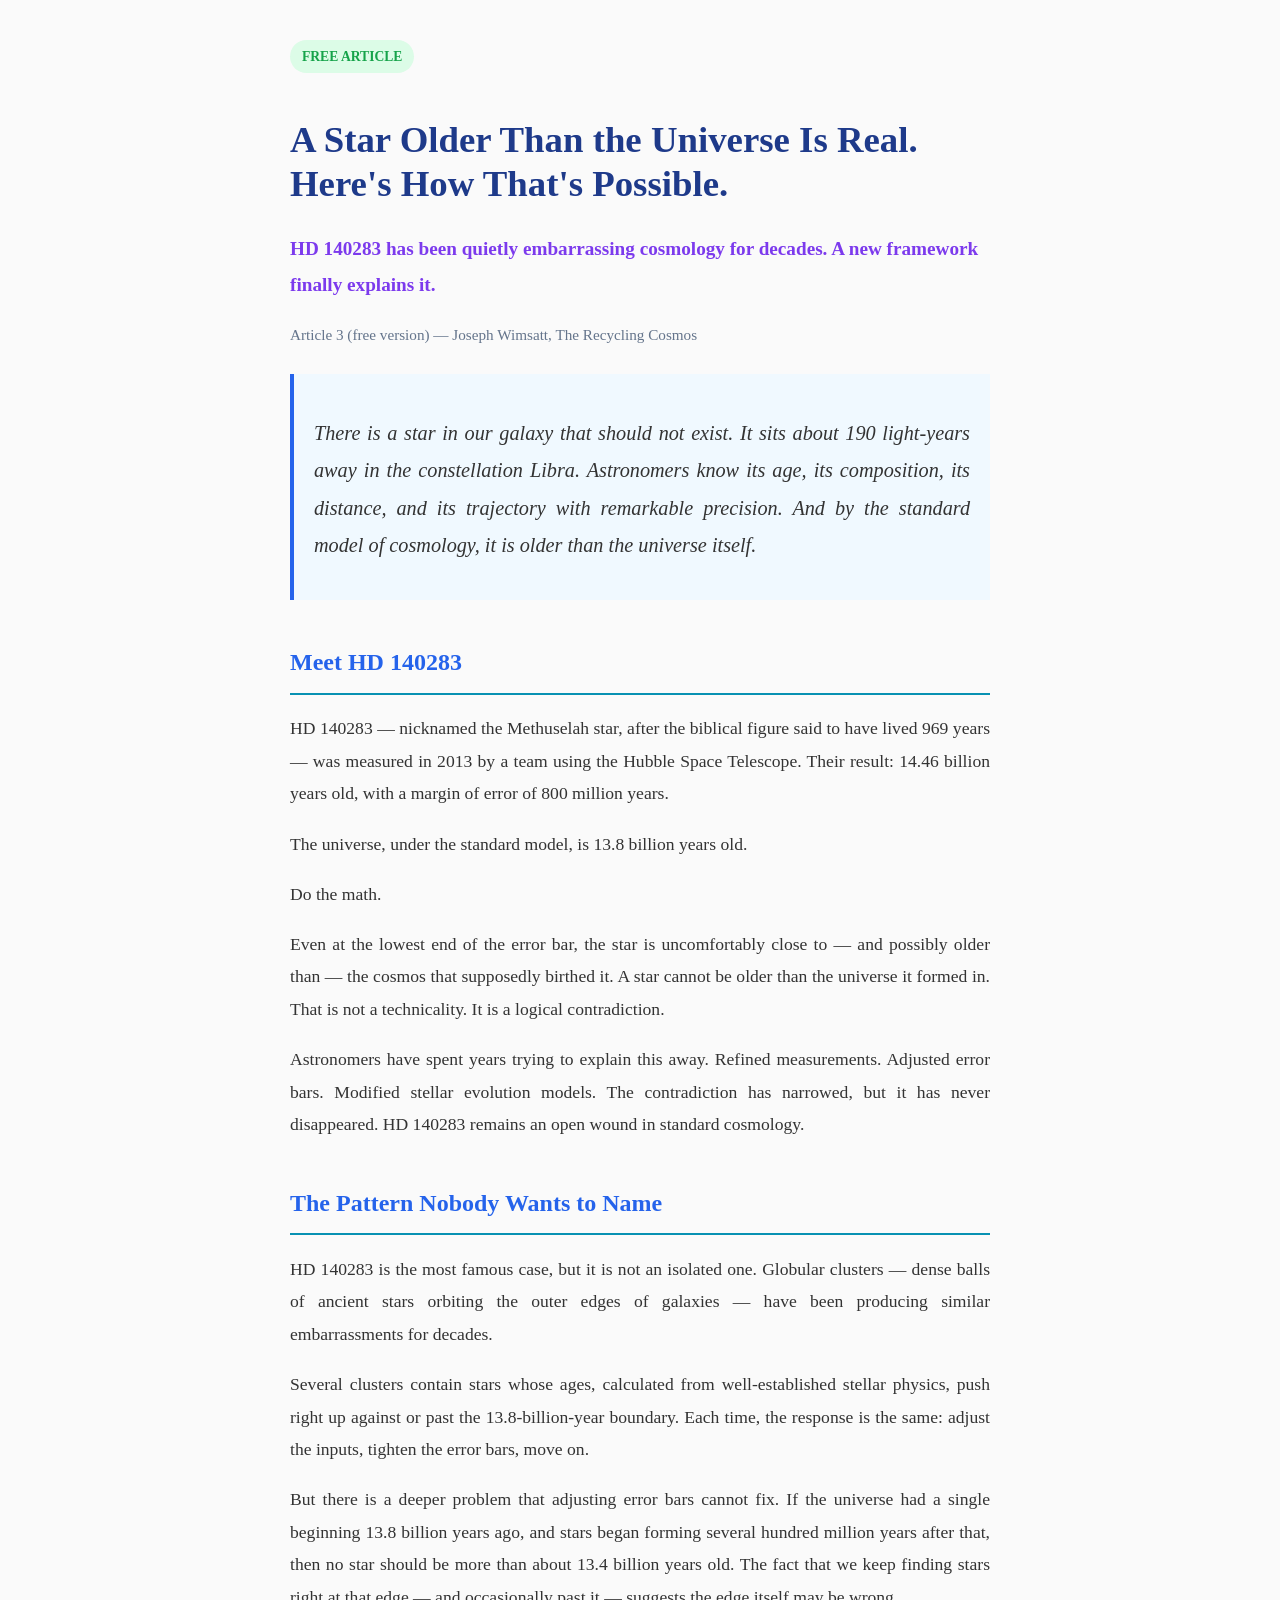
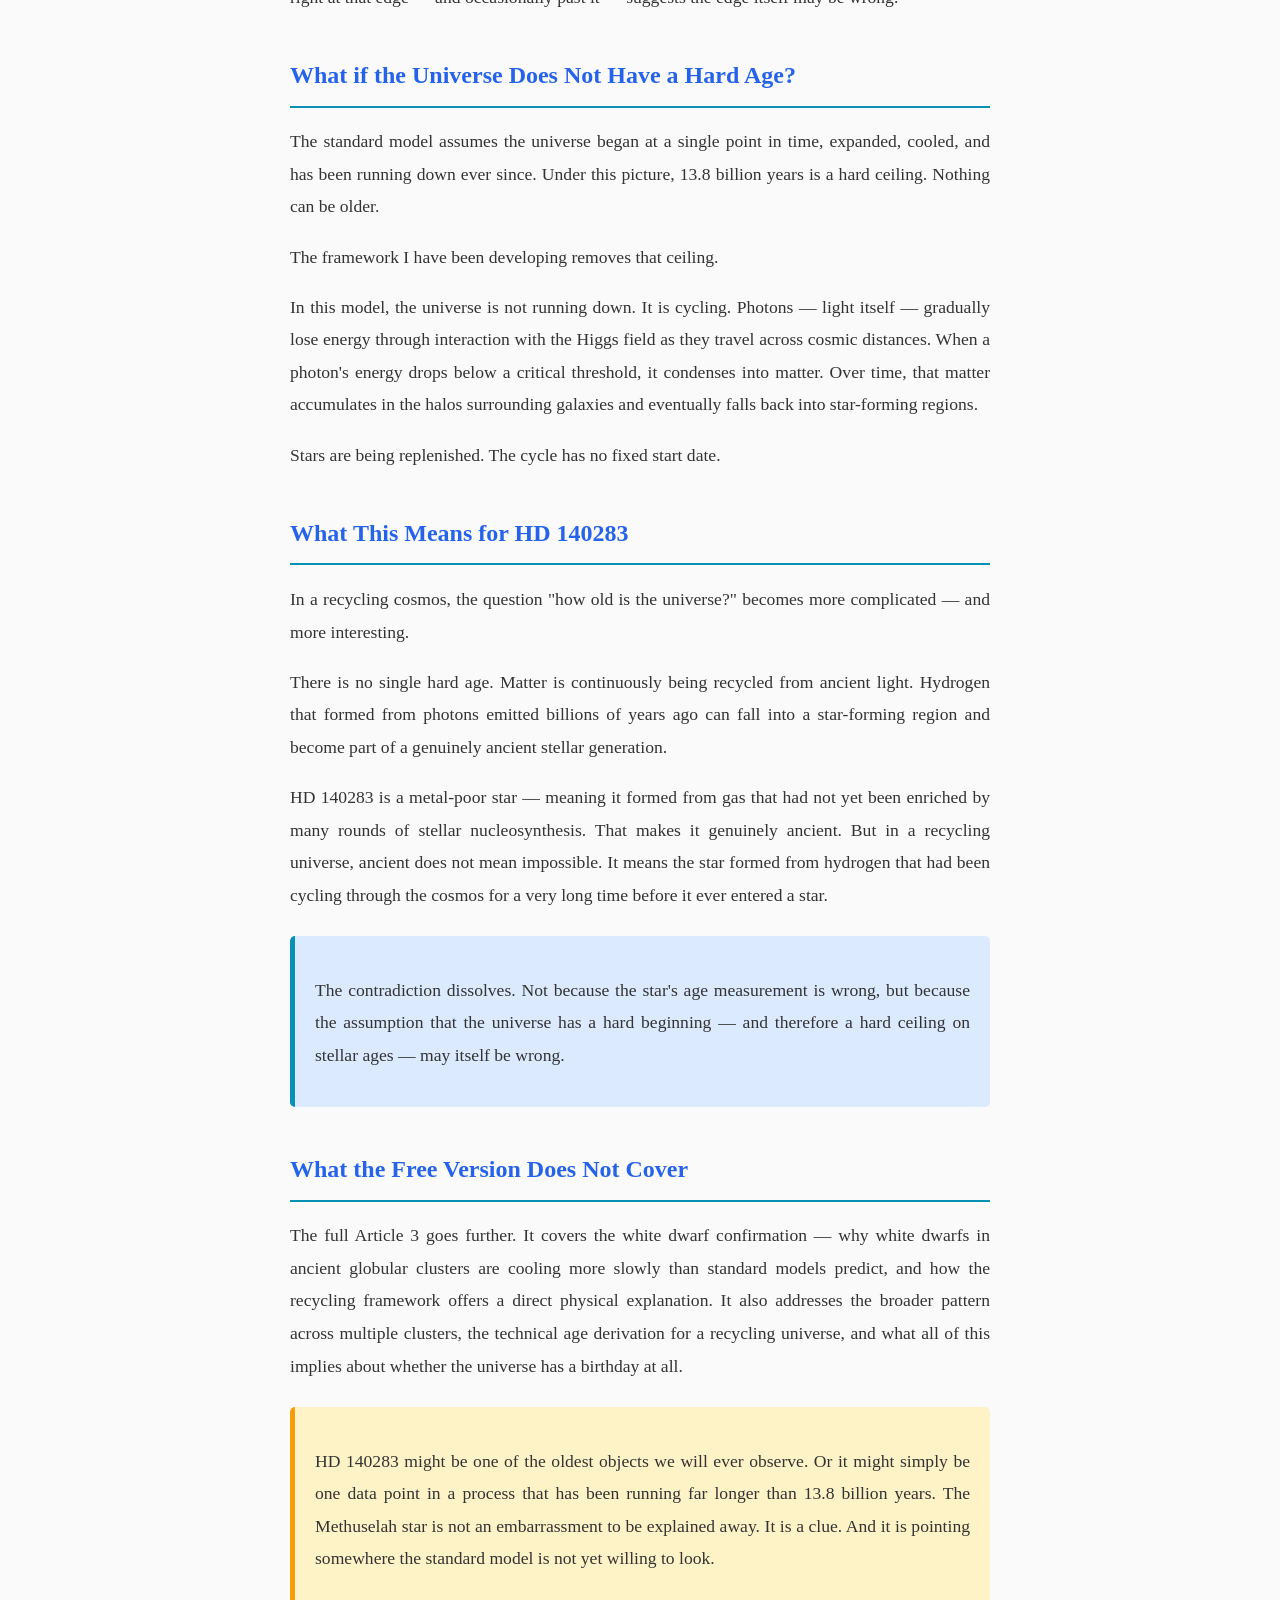
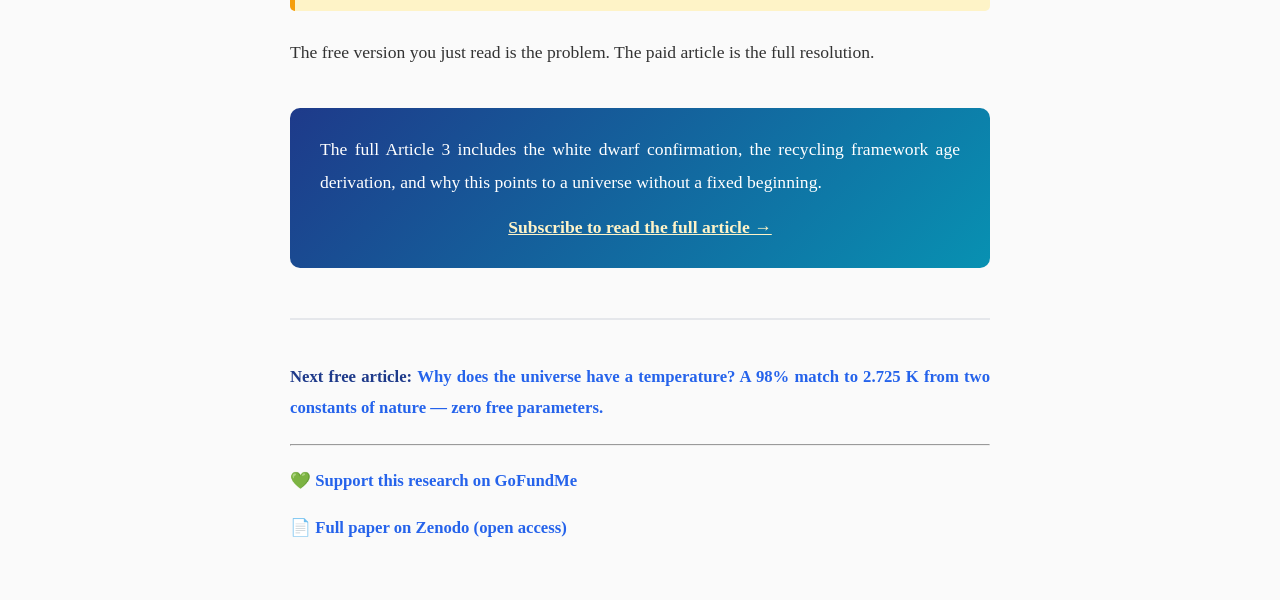
<file: articles/article-3-free.html>
<!DOCTYPE html>
<html lang="en">
<head>
    <meta charset="UTF-8">
    <meta name="viewport" content="width=device-width, initial-scale=1.0">
    <title>A Star Older Than the Universe Is Real. Here's How That's Possible. (Free Version)</title>
    <meta name="description" content="HD 140283 is older than the universe according to standard cosmology. A recycling cosmos framework finally explains why — and what it means for the Big Bang.">
    <style>
        body { font-family: Georgia, serif; line-height: 1.85; max-width: 700px; margin: 0 auto; padding: 40px 20px; color: #333; background-color: #fafafa; }
        h1 { font-size: 2.3em; color: #1e3a8a; margin-bottom: 8px; line-height: 1.2; }
        h2 { font-size: 1.5em; color: #2563eb; margin-top: 40px; margin-bottom: 15px; border-bottom: 2px solid #0891b2; padding-bottom: 8px; }
        h3 { font-size: 1.2em; color: #7c3aed; margin-top: 25px; }
        p { font-size: 1.1em; margin-bottom: 16px; text-align: justify; }
        .free-tag { display: inline-block; background-color: #dcfce7; color: #16a34a; font-size: 0.85em; font-weight: bold; padding: 4px 12px; border-radius: 20px; margin-bottom: 20px; }
        .intro { font-size: 1.15em; font-style: italic; padding: 20px; background-color: #f0f9ff; border-left: 4px solid #2563eb; margin-bottom: 30px; }
        .highlight { background-color: #fef3c7; padding: 20px; border-radius: 5px; margin: 25px 0; border-left: 5px solid #f59e0b; }
        .highlight-blue { background-color: #dbeafe; padding: 20px; border-radius: 5px; margin: 25px 0; border-left: 5px solid #0891b2; }
        .cta-box { background: linear-gradient(135deg, #1e3a8a, #0891b2); color: white; padding: 25px 30px; border-radius: 10px; margin: 40px 0; text-align: center; }
        .cta-box p { color: white; margin: 0 0 12px 0; }
        .cta-box a { color: #fef3c7; font-weight: bold; font-size: 1.1em; }
        .footer { margin-top: 50px; padding-top: 25px; border-top: 2px solid #e5e7eb; text-align: center; font-size: 0.95em; }
        .footer a { color: #2563eb; text-decoration: none; font-weight: bold; }
        strong { color: #1e3a8a; }
        .byline { font-size: 0.95em; color: #64748b; margin-bottom: 25px; }
    </style>
</head>
<body>

<span class="free-tag">FREE ARTICLE</span>

<h1>A Star Older Than the Universe Is Real. Here's How That's Possible.</h1>
<h3>HD 140283 has been quietly embarrassing cosmology for decades. A new framework finally explains it.</h3>

<p class="byline">Article 3 (free version) &mdash; Joseph Wimsatt, The Recycling Cosmos</p>

<div class="intro">
    <p>There is a star in our galaxy that should not exist. It sits about 190 light-years away in the constellation Libra. Astronomers know its age, its composition, its distance, and its trajectory with remarkable precision. And by the standard model of cosmology, it is older than the universe itself.</p>
</div>

<h2>Meet HD 140283</h2>

<p>HD 140283 — nicknamed the Methuselah star, after the biblical figure said to have lived 969 years — was measured in 2013 by a team using the Hubble Space Telescope. Their result: 14.46 billion years old, with a margin of error of 800 million years.</p>

<p>The universe, under the standard model, is 13.8 billion years old.</p>

<p>Do the math.</p>

<p>Even at the lowest end of the error bar, the star is uncomfortably close to — and possibly older than — the cosmos that supposedly birthed it. A star cannot be older than the universe it formed in. That is not a technicality. It is a logical contradiction.</p>

<p>Astronomers have spent years trying to explain this away. Refined measurements. Adjusted error bars. Modified stellar evolution models. The contradiction has narrowed, but it has never disappeared. HD 140283 remains an open wound in standard cosmology.</p>

<h2>The Pattern Nobody Wants to Name</h2>

<p>HD 140283 is the most famous case, but it is not an isolated one. Globular clusters — dense balls of ancient stars orbiting the outer edges of galaxies — have been producing similar embarrassments for decades.</p>

<p>Several clusters contain stars whose ages, calculated from well-established stellar physics, push right up against or past the 13.8-billion-year boundary. Each time, the response is the same: adjust the inputs, tighten the error bars, move on.</p>

<p>But there is a deeper problem that adjusting error bars cannot fix. If the universe had a single beginning 13.8 billion years ago, and stars began forming several hundred million years after that, then no star should be more than about 13.4 billion years old. The fact that we keep finding stars right at that edge — and occasionally past it — suggests the edge itself may be wrong.</p>

<h2>What if the Universe Does Not Have a Hard Age?</h2>

<p>The standard model assumes the universe began at a single point in time, expanded, cooled, and has been running down ever since. Under this picture, 13.8 billion years is a hard ceiling. Nothing can be older.</p>

<p>The framework I have been developing removes that ceiling.</p>

<p>In this model, the universe is not running down. It is cycling. Photons — light itself — gradually lose energy through interaction with the Higgs field as they travel across cosmic distances. When a photon's energy drops below a critical threshold, it condenses into matter. Over time, that matter accumulates in the halos surrounding galaxies and eventually falls back into star-forming regions.</p>

<p>Stars are being replenished. The cycle has no fixed start date.</p>

<h2>What This Means for HD 140283</h2>

<p>In a recycling cosmos, the question "how old is the universe?" becomes more complicated — and more interesting.</p>

<p>There is no single hard age. Matter is continuously being recycled from ancient light. Hydrogen that formed from photons emitted billions of years ago can fall into a star-forming region and become part of a genuinely ancient stellar generation.</p>

<p>HD 140283 is a metal-poor star — meaning it formed from gas that had not yet been enriched by many rounds of stellar nucleosynthesis. That makes it genuinely ancient. But in a recycling universe, ancient does not mean impossible. It means the star formed from hydrogen that had been cycling through the cosmos for a very long time before it ever entered a star.</p>

<div class="highlight-blue">
    <p>The contradiction dissolves. Not because the star's age measurement is wrong, but because the assumption that the universe has a hard beginning — and therefore a hard ceiling on stellar ages — may itself be wrong.</p>
</div>

<h2>What the Free Version Does Not Cover</h2>

<p>The full Article 3 goes further. It covers the white dwarf confirmation — why white dwarfs in ancient globular clusters are cooling more slowly than standard models predict, and how the recycling framework offers a direct physical explanation. It also addresses the broader pattern across multiple clusters, the technical age derivation for a recycling universe, and what all of this implies about whether the universe has a birthday at all.</p>

<div class="highlight">
    <p>HD 140283 might be one of the oldest objects we will ever observe. Or it might simply be one data point in a process that has been running far longer than 13.8 billion years. The Methuselah star is not an embarrassment to be explained away. It is a clue. And it is pointing somewhere the standard model is not yet willing to look.</p>
</div>

<p>The free version you just read is the problem. The paid article is the full resolution.</p>

<div class="cta-box">
    <p>The full Article 3 includes the white dwarf confirmation, the recycling framework age derivation, and why this points to a universe without a fixed beginning.</p>
    <a href="https://independentcosmologyresearcher.substack.com/" target="_blank">Subscribe to read the full article &rarr;</a>
</div>

<div class="footer">
    <p><strong>Next free article:</strong> <a href="https://independentcosmologyresearcher.substack.com/">Why does the universe have a temperature? A 98% match to 2.725 K from two constants of nature — zero free parameters.</a></p>
    <hr style="margin: 20px 0;">
    <p><a href="https://www.gofundme.com/f/support-real-science-new-universe-theory" target="_blank">&#x1F49A; Support this research on GoFundMe</a></p>
    <p><a href="https://zenodo.org/record/19477470" target="_blank">&#x1F4C4; Full paper on Zenodo (open access)</a></p>
</div>

</body>
</html>
</file>
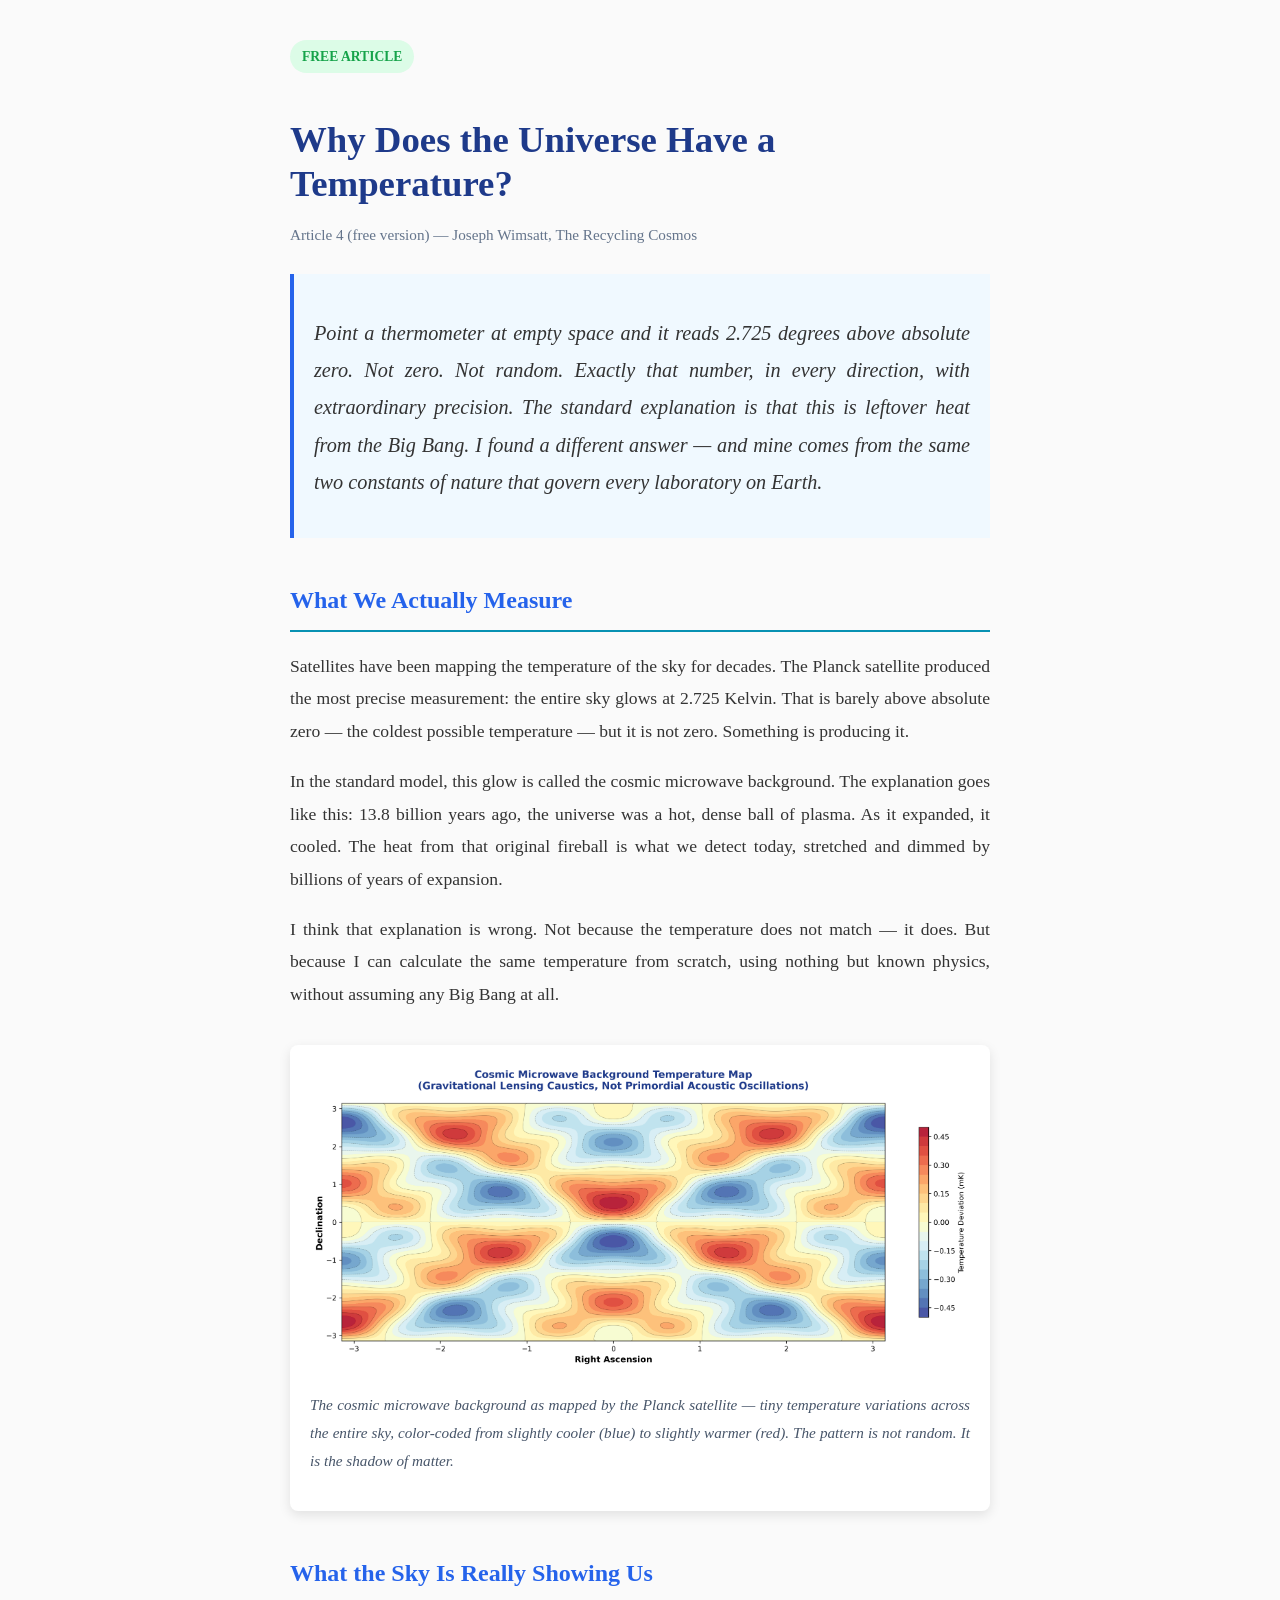
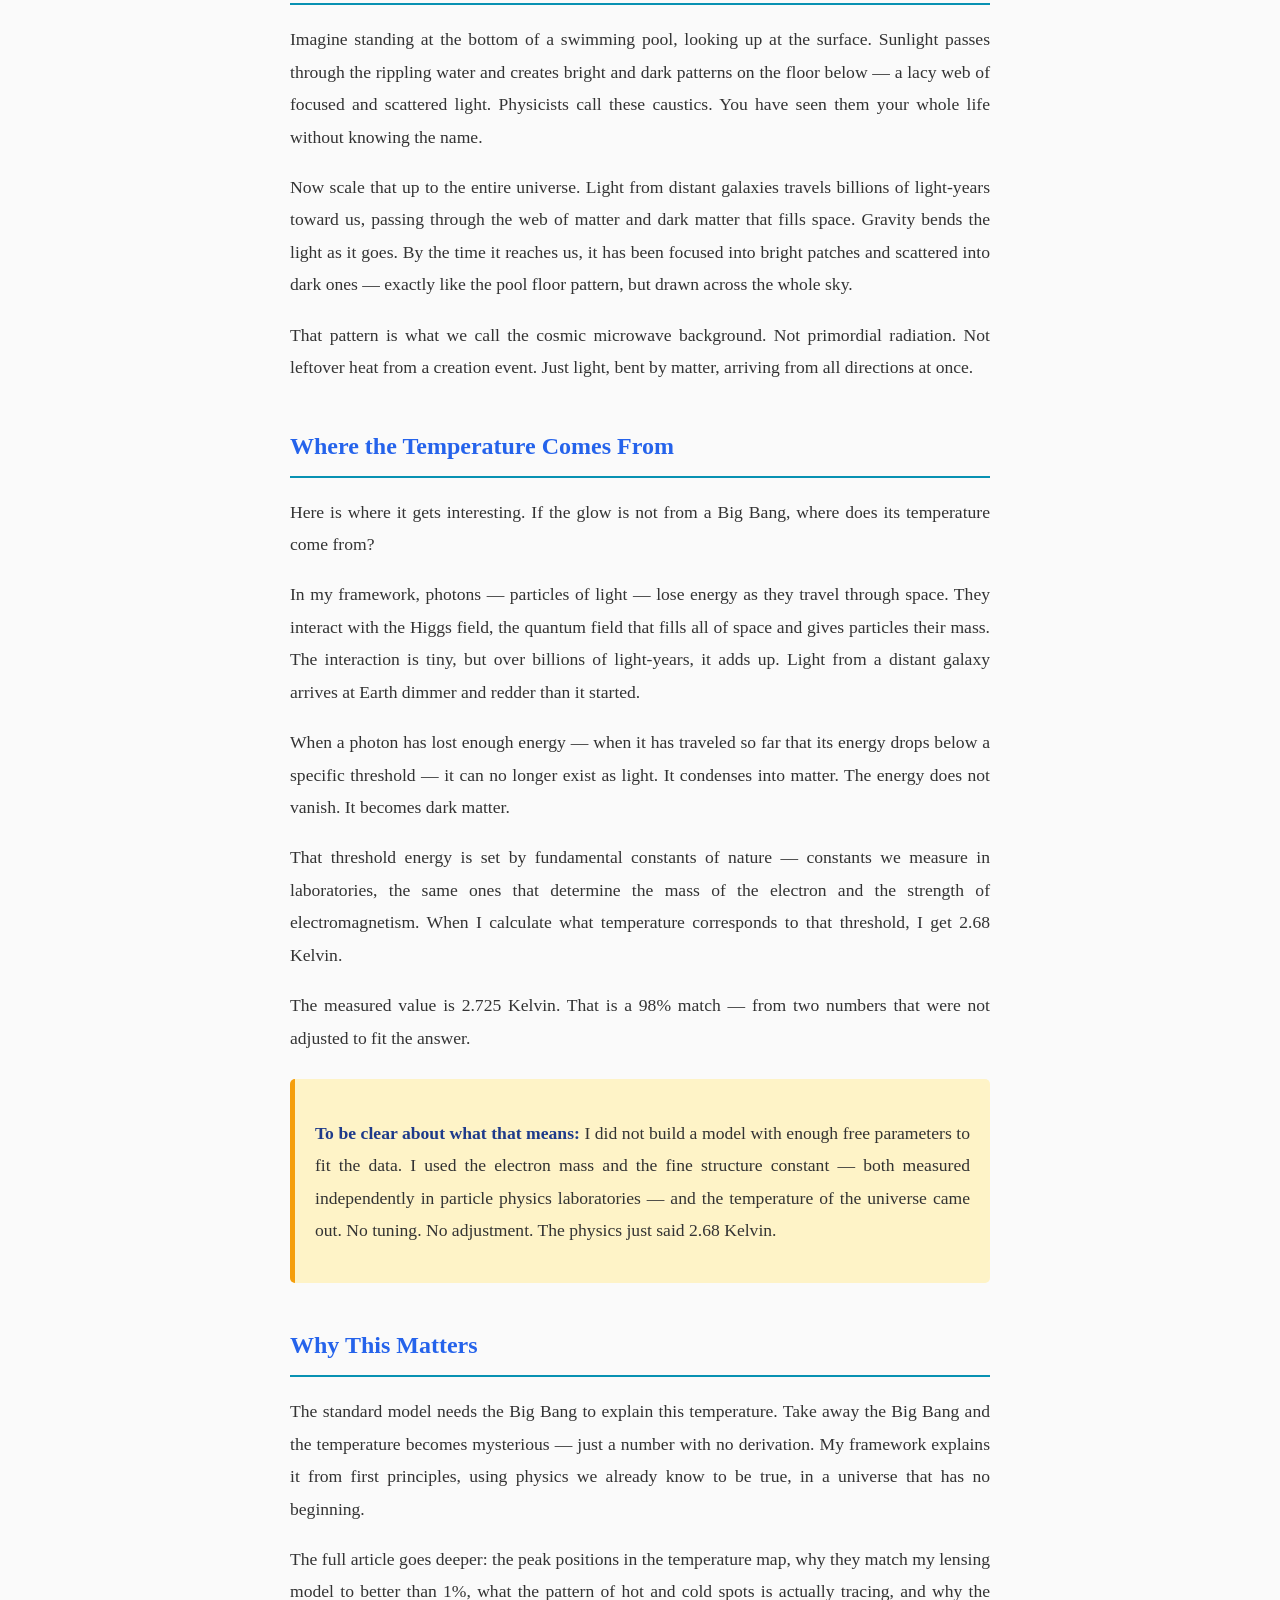
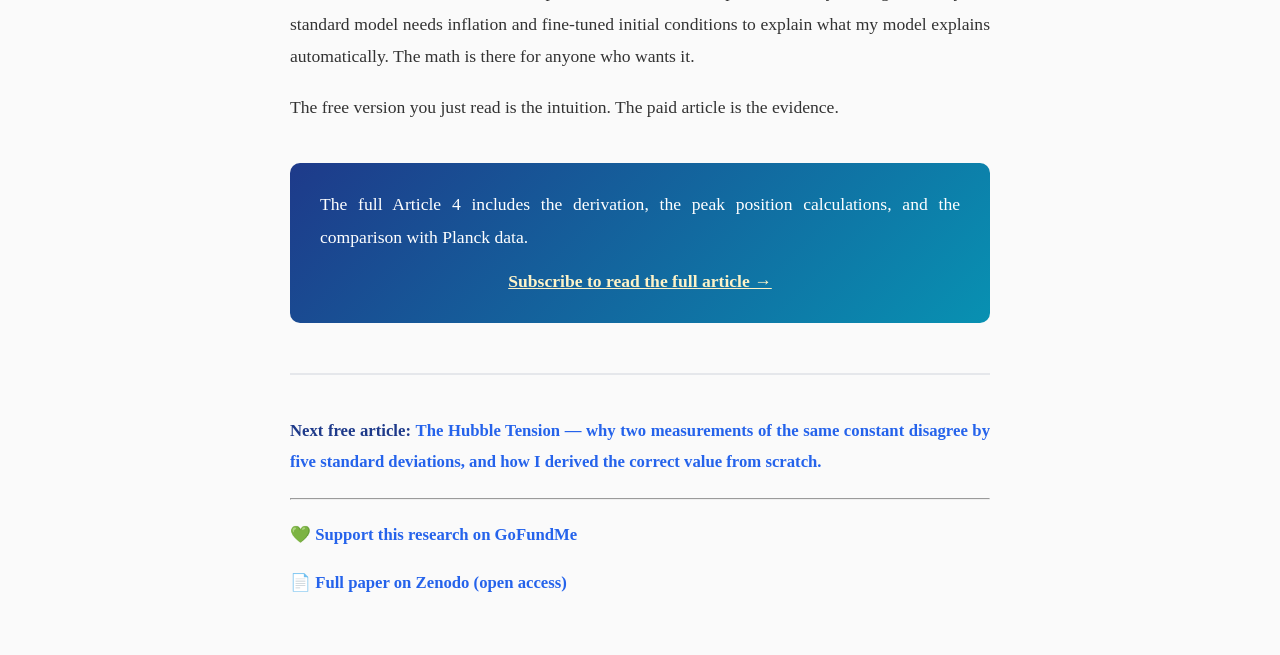
<file: articles/article-4-free.html>
<!DOCTYPE html>
<html lang="en">
<head>
    <meta charset="UTF-8">
    <meta name="viewport" content="width=device-width, initial-scale=1.0">
    <title>Why Does the Universe Have a Temperature? (Free Version)</title>
    <meta name="description" content="The universe glows at 2.725 degrees above absolute zero. Here is where that temperature comes from — and why it has nothing to do with the Big Bang.">
    <style>
        body { font-family: Georgia, serif; line-height: 1.85; max-width: 700px; margin: 0 auto; padding: 40px 20px; color: #333; background-color: #fafafa; }
        h1 { font-size: 2.3em; color: #1e3a8a; margin-bottom: 8px; line-height: 1.2; }
        h2 { font-size: 1.5em; color: #2563eb; margin-top: 40px; margin-bottom: 15px; border-bottom: 2px solid #0891b2; padding-bottom: 8px; }
        p { font-size: 1.1em; margin-bottom: 16px; text-align: justify; }
        .free-tag { display: inline-block; background-color: #dcfce7; color: #16a34a; font-size: 0.85em; font-weight: bold; padding: 4px 12px; border-radius: 20px; margin-bottom: 20px; }
        .intro { font-size: 1.15em; font-style: italic; padding: 20px; background-color: #f0f9ff; border-left: 4px solid #2563eb; margin-bottom: 30px; }
        .image-container { text-align: center; margin: 35px 0; padding: 20px; background: white; border-radius: 8px; box-shadow: 0 4px 12px rgba(0,0,0,0.1); }
        .image-container img { max-width: 100%; height: auto; border-radius: 5px; }
        .image-caption { font-size: 0.95em; color: #475569; margin-top: 12px; font-style: italic; }
        .highlight { background-color: #fef3c7; padding: 20px; border-radius: 5px; margin: 25px 0; border-left: 5px solid #f59e0b; }
        .cta-box { background: linear-gradient(135deg, #1e3a8a, #0891b2); color: white; padding: 25px 30px; border-radius: 10px; margin: 40px 0; text-align: center; }
        .cta-box p { color: white; margin: 0 0 12px 0; }
        .cta-box a { color: #fef3c7; font-weight: bold; font-size: 1.1em; }
        .footer { margin-top: 50px; padding-top: 25px; border-top: 2px solid #e5e7eb; text-align: center; font-size: 0.95em; }
        .footer a { color: #2563eb; text-decoration: none; font-weight: bold; }
        strong { color: #1e3a8a; }
        .byline { font-size: 0.95em; color: #64748b; margin-bottom: 25px; }
    </style>
</head>
<body>

<span class="free-tag">FREE ARTICLE</span>

<h1>Why Does the Universe Have a Temperature?</h1>

<p class="byline">Article 4 (free version) &mdash; Joseph Wimsatt, The Recycling Cosmos</p>

<div class="intro">
    <p>Point a thermometer at empty space and it reads 2.725 degrees above absolute zero. Not zero. Not random. Exactly that number, in every direction, with extraordinary precision. The standard explanation is that this is leftover heat from the Big Bang. I found a different answer — and mine comes from the same two constants of nature that govern every laboratory on Earth.</p>
</div>

<h2>What We Actually Measure</h2>

<p>Satellites have been mapping the temperature of the sky for decades. The Planck satellite produced the most precise measurement: the entire sky glows at 2.725 Kelvin. That is barely above absolute zero — the coldest possible temperature — but it is not zero. Something is producing it.</p>

<p>In the standard model, this glow is called the cosmic microwave background. The explanation goes like this: 13.8 billion years ago, the universe was a hot, dense ball of plasma. As it expanded, it cooled. The heat from that original fireball is what we detect today, stretched and dimmed by billions of years of expansion.</p>

<p>I think that explanation is wrong. Not because the temperature does not match — it does. But because I can calculate the same temperature from scratch, using nothing but known physics, without assuming any Big Bang at all.</p>

<!-- IMAGE PLACEHOLDER: diagram_cmb_map.png or similar cosmic microwave background sky map -->
<div class="image-container">
    <img src="diagram_cmb_map.png" alt="The cosmic microwave background temperature map from the Planck satellite" onerror="this.style.display='none'">
    <p class="image-caption">The cosmic microwave background as mapped by the Planck satellite — tiny temperature variations across the entire sky, color-coded from slightly cooler (blue) to slightly warmer (red). The pattern is not random. It is the shadow of matter.</p>
</div>

<h2>What the Sky Is Really Showing Us</h2>

<p>Imagine standing at the bottom of a swimming pool, looking up at the surface. Sunlight passes through the rippling water and creates bright and dark patterns on the floor below — a lacy web of focused and scattered light. Physicists call these caustics. You have seen them your whole life without knowing the name.</p>

<p>Now scale that up to the entire universe. Light from distant galaxies travels billions of light-years toward us, passing through the web of matter and dark matter that fills space. Gravity bends the light as it goes. By the time it reaches us, it has been focused into bright patches and scattered into dark ones — exactly like the pool floor pattern, but drawn across the whole sky.</p>

<p>That pattern is what we call the cosmic microwave background. Not primordial radiation. Not leftover heat from a creation event. Just light, bent by matter, arriving from all directions at once.</p>

<h2>Where the Temperature Comes From</h2>

<p>Here is where it gets interesting. If the glow is not from a Big Bang, where does its temperature come from?</p>

<p>In my framework, photons — particles of light — lose energy as they travel through space. They interact with the Higgs field, the quantum field that fills all of space and gives particles their mass. The interaction is tiny, but over billions of light-years, it adds up. Light from a distant galaxy arrives at Earth dimmer and redder than it started.</p>

<p>When a photon has lost enough energy — when it has traveled so far that its energy drops below a specific threshold — it can no longer exist as light. It condenses into matter. The energy does not vanish. It becomes dark matter.</p>

<p>That threshold energy is set by fundamental constants of nature — constants we measure in laboratories, the same ones that determine the mass of the electron and the strength of electromagnetism. When I calculate what temperature corresponds to that threshold, I get 2.68 Kelvin.</p>

<p>The measured value is 2.725 Kelvin. That is a 98% match — from two numbers that were not adjusted to fit the answer.</p>

<div class="highlight">
    <p><strong>To be clear about what that means:</strong> I did not build a model with enough free parameters to fit the data. I used the electron mass and the fine structure constant — both measured independently in particle physics laboratories — and the temperature of the universe came out. No tuning. No adjustment. The physics just said 2.68 Kelvin.</p>
</div>

<h2>Why This Matters</h2>

<p>The standard model needs the Big Bang to explain this temperature. Take away the Big Bang and the temperature becomes mysterious — just a number with no derivation. My framework explains it from first principles, using physics we already know to be true, in a universe that has no beginning.</p>

<p>The full article goes deeper: the peak positions in the temperature map, why they match my lensing model to better than 1%, what the pattern of hot and cold spots is actually tracing, and why the standard model needs inflation and fine-tuned initial conditions to explain what my model explains automatically. The math is there for anyone who wants it.</p>

<p>The free version you just read is the intuition. The paid article is the evidence.</p>

<div class="cta-box">
    <p>The full Article 4 includes the derivation, the peak position calculations, and the comparison with Planck data.</p>
    <a href="https://independentcosmologyresearcher.substack.com/" target="_blank">Subscribe to read the full article &rarr;</a>
</div>

<div class="footer">
    <p><strong>Next free article:</strong> <a href="https://independentcosmologyresearcher.substack.com/">The Hubble Tension — why two measurements of the same constant disagree by five standard deviations, and how I derived the correct value from scratch.</a></p>
    <hr style="margin: 20px 0;">
    <p><a href="https://www.gofundme.com/f/support-real-science-new-universe-theory" target="_blank">&#x1F49A; Support this research on GoFundMe</a></p>
    <p><a href="https://zenodo.org/record/19477470" target="_blank">&#x1F4C4; Full paper on Zenodo (open access)</a></p>
</div>

</body>
</html>
</file>
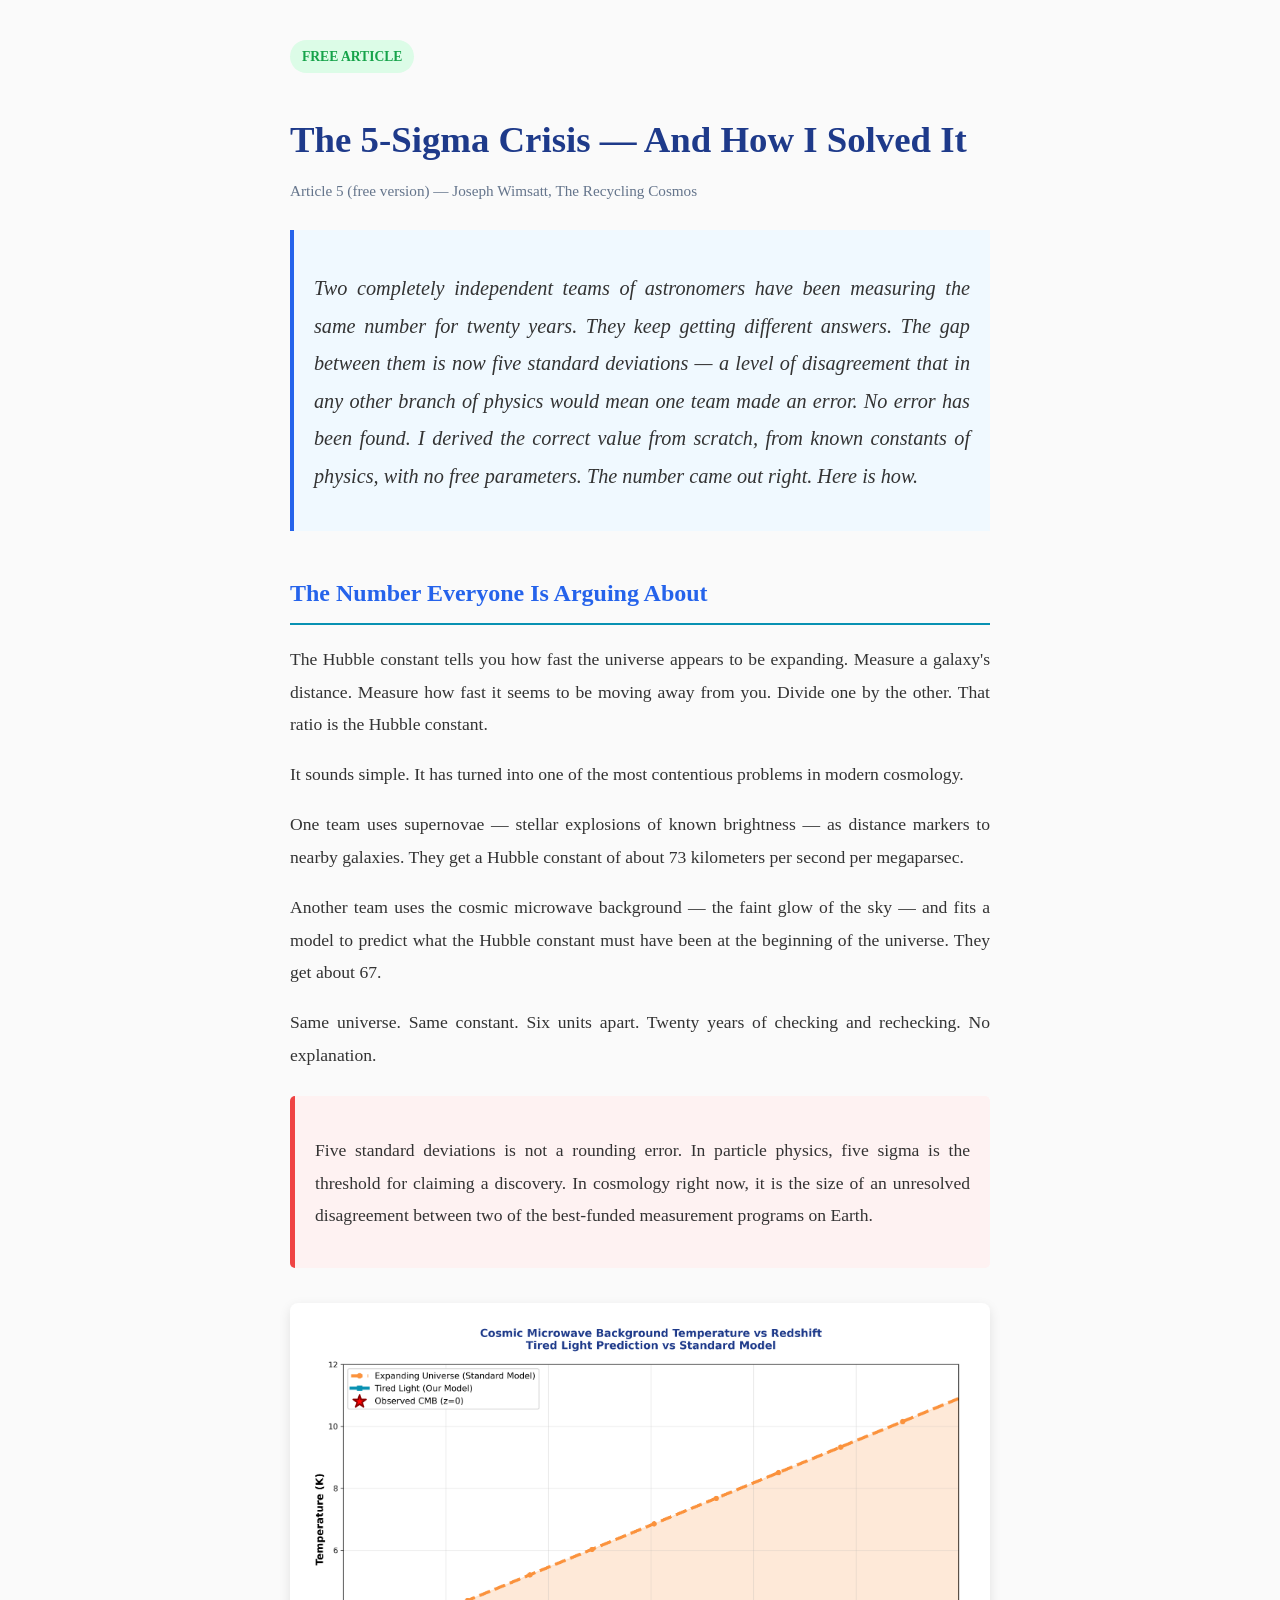
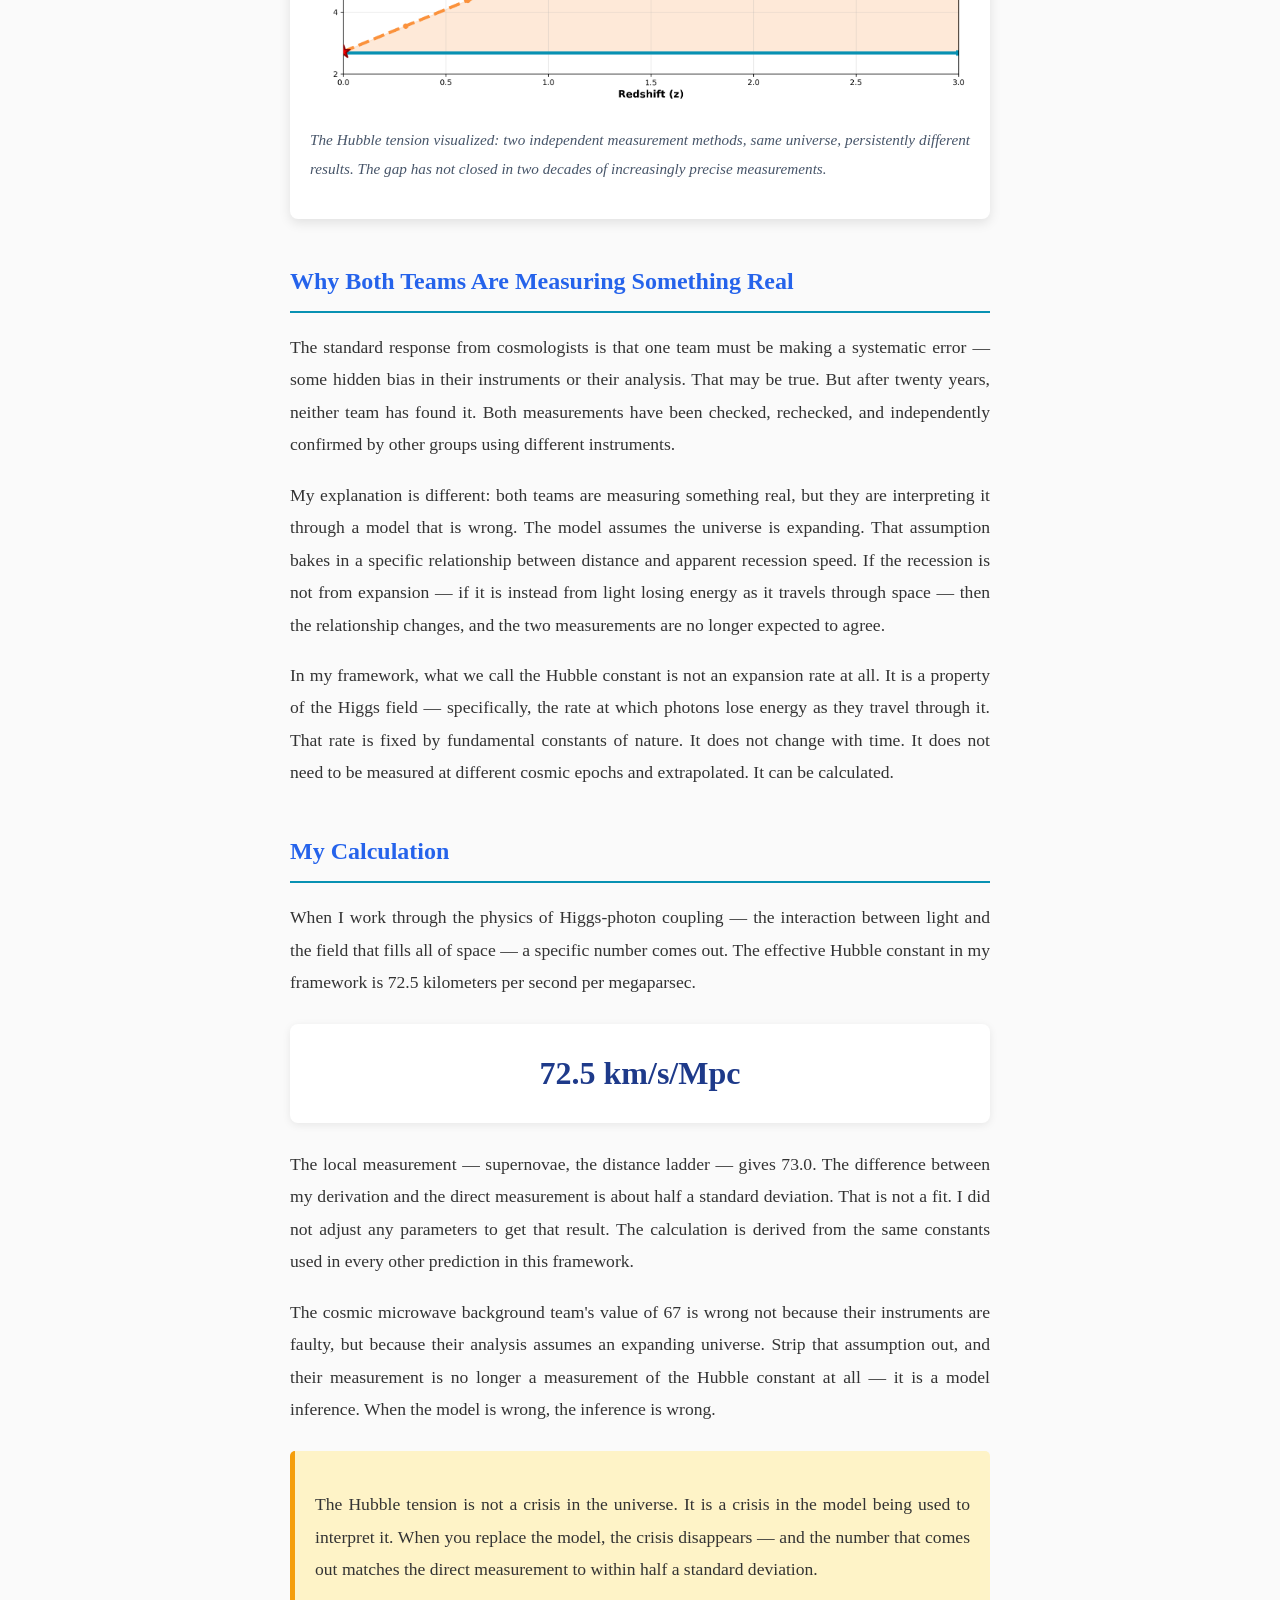
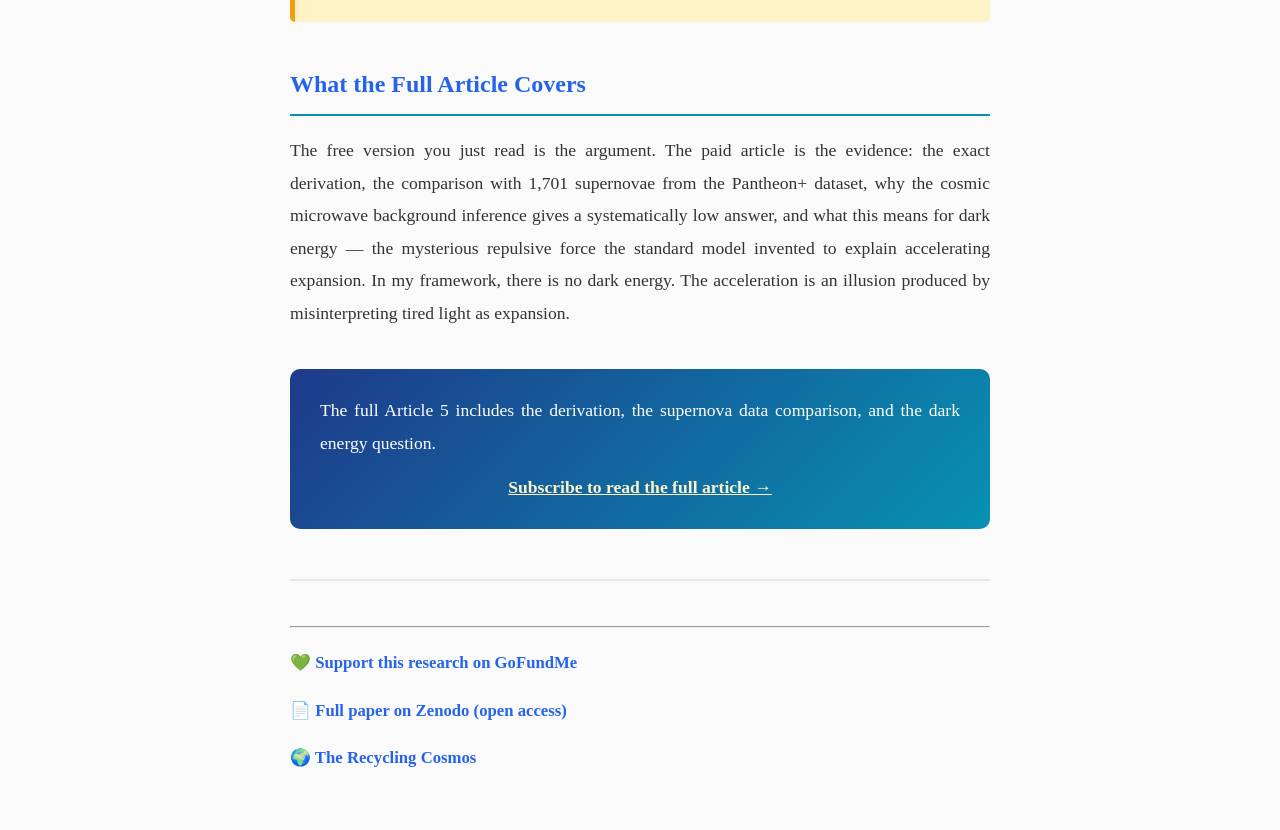
<file: articles/article-5-free.html>
<!DOCTYPE html>
<html lang="en">
<head>
    <meta charset="UTF-8">
    <meta name="viewport" content="width=device-width, initial-scale=1.0">
    <title>The 5-Sigma Crisis — And How I Solved It (Free Version)</title>
    <meta name="description" content="Two measurements of the universe's expansion rate disagree by five standard deviations. Physicists have been arguing for twenty years. Here is why both sides are missing the point.">
    <style>
        body { font-family: Georgia, serif; line-height: 1.85; max-width: 700px; margin: 0 auto; padding: 40px 20px; color: #333; background-color: #fafafa; }
        h1 { font-size: 2.3em; color: #1e3a8a; margin-bottom: 8px; line-height: 1.2; }
        h2 { font-size: 1.5em; color: #2563eb; margin-top: 40px; margin-bottom: 15px; border-bottom: 2px solid #0891b2; padding-bottom: 8px; }
        p { font-size: 1.1em; margin-bottom: 16px; text-align: justify; }
        .free-tag { display: inline-block; background-color: #dcfce7; color: #16a34a; font-size: 0.85em; font-weight: bold; padding: 4px 12px; border-radius: 20px; margin-bottom: 20px; }
        .intro { font-size: 1.15em; font-style: italic; padding: 20px; background-color: #f0f9ff; border-left: 4px solid #2563eb; margin-bottom: 30px; }
        .image-container { text-align: center; margin: 35px 0; padding: 20px; background: white; border-radius: 8px; box-shadow: 0 4px 12px rgba(0,0,0,0.1); }
        .image-container img { max-width: 100%; height: auto; border-radius: 5px; }
        .image-caption { font-size: 0.95em; color: #475569; margin-top: 12px; font-style: italic; }
        .highlight { background-color: #fef3c7; padding: 20px; border-radius: 5px; margin: 25px 0; border-left: 5px solid #f59e0b; }
        .highlight-red { background-color: #fef2f2; padding: 20px; border-radius: 5px; margin: 25px 0; border-left: 5px solid #ef4444; }
        .cta-box { background: linear-gradient(135deg, #1e3a8a, #0891b2); color: white; padding: 25px 30px; border-radius: 10px; margin: 40px 0; text-align: center; }
        .cta-box p { color: white; margin: 0 0 12px 0; }
        .cta-box a { color: #fef3c7; font-weight: bold; font-size: 1.1em; }
        .footer { margin-top: 50px; padding-top: 25px; border-top: 2px solid #e5e7eb; text-align: center; font-size: 0.95em; }
        .footer a { color: #2563eb; text-decoration: none; font-weight: bold; }
        strong { color: #1e3a8a; }
        .byline { font-size: 0.95em; color: #64748b; margin-bottom: 25px; }
        .number-box { font-size: 2em; font-weight: bold; text-align: center; color: #1e3a8a; padding: 20px; background: white; border-radius: 8px; margin: 25px 0; box-shadow: 0 2px 8px rgba(0,0,0,0.08); }
    </style>
</head>
<body>

<span class="free-tag">FREE ARTICLE</span>

<h1>The 5-Sigma Crisis — And How I Solved It</h1>

<p class="byline">Article 5 (free version) &mdash; Joseph Wimsatt, The Recycling Cosmos</p>

<div class="intro">
    <p>Two completely independent teams of astronomers have been measuring the same number for twenty years. They keep getting different answers. The gap between them is now five standard deviations — a level of disagreement that in any other branch of physics would mean one team made an error. No error has been found. I derived the correct value from scratch, from known constants of physics, with no free parameters. The number came out right. Here is how.</p>
</div>

<h2>The Number Everyone Is Arguing About</h2>

<p>The Hubble constant tells you how fast the universe appears to be expanding. Measure a galaxy's distance. Measure how fast it seems to be moving away from you. Divide one by the other. That ratio is the Hubble constant.</p>

<p>It sounds simple. It has turned into one of the most contentious problems in modern cosmology.</p>

<p>One team uses supernovae — stellar explosions of known brightness — as distance markers to nearby galaxies. They get a Hubble constant of about 73 kilometers per second per megaparsec.</p>

<p>Another team uses the cosmic microwave background — the faint glow of the sky — and fits a model to predict what the Hubble constant must have been at the beginning of the universe. They get about 67.</p>

<p>Same universe. Same constant. Six units apart. Twenty years of checking and rechecking. No explanation.</p>

<div class="highlight-red">
    <p>Five standard deviations is not a rounding error. In particle physics, five sigma is the threshold for claiming a discovery. In cosmology right now, it is the size of an unresolved disagreement between two of the best-funded measurement programs on Earth.</p>
</div>

<!-- IMAGE PLACEHOLDER: Hubble tension diagram or diagram_temp_vs_redshift.png -->
<div class="image-container">
    <img src="diagram_temp_vs_redshift.png" alt="Hubble tension — two measurements of the same constant disagreeing" onerror="this.style.display='none'">
    <p class="image-caption">The Hubble tension visualized: two independent measurement methods, same universe, persistently different results. The gap has not closed in two decades of increasingly precise measurements.</p>
</div>

<h2>Why Both Teams Are Measuring Something Real</h2>

<p>The standard response from cosmologists is that one team must be making a systematic error — some hidden bias in their instruments or their analysis. That may be true. But after twenty years, neither team has found it. Both measurements have been checked, rechecked, and independently confirmed by other groups using different instruments.</p>

<p>My explanation is different: both teams are measuring something real, but they are interpreting it through a model that is wrong. The model assumes the universe is expanding. That assumption bakes in a specific relationship between distance and apparent recession speed. If the recession is not from expansion — if it is instead from light losing energy as it travels through space — then the relationship changes, and the two measurements are no longer expected to agree.</p>

<p>In my framework, what we call the Hubble constant is not an expansion rate at all. It is a property of the Higgs field — specifically, the rate at which photons lose energy as they travel through it. That rate is fixed by fundamental constants of nature. It does not change with time. It does not need to be measured at different cosmic epochs and extrapolated. It can be calculated.</p>

<h2>My Calculation</h2>

<p>When I work through the physics of Higgs-photon coupling — the interaction between light and the field that fills all of space — a specific number comes out. The effective Hubble constant in my framework is 72.5 kilometers per second per megaparsec.</p>

<div class="number-box">72.5 km/s/Mpc</div>

<p>The local measurement — supernovae, the distance ladder — gives 73.0. The difference between my derivation and the direct measurement is about half a standard deviation. That is not a fit. I did not adjust any parameters to get that result. The calculation is derived from the same constants used in every other prediction in this framework.</p>

<p>The cosmic microwave background team's value of 67 is wrong not because their instruments are faulty, but because their analysis assumes an expanding universe. Strip that assumption out, and their measurement is no longer a measurement of the Hubble constant at all — it is a model inference. When the model is wrong, the inference is wrong.</p>

<div class="highlight">
    <p>The Hubble tension is not a crisis in the universe. It is a crisis in the model being used to interpret it. When you replace the model, the crisis disappears — and the number that comes out matches the direct measurement to within half a standard deviation.</p>
</div>

<h2>What the Full Article Covers</h2>

<p>The free version you just read is the argument. The paid article is the evidence: the exact derivation, the comparison with 1,701 supernovae from the Pantheon+ dataset, why the cosmic microwave background inference gives a systematically low answer, and what this means for dark energy — the mysterious repulsive force the standard model invented to explain accelerating expansion. In my framework, there is no dark energy. The acceleration is an illusion produced by misinterpreting tired light as expansion.</p>

<div class="cta-box">
    <p>The full Article 5 includes the derivation, the supernova data comparison, and the dark energy question.</p>
    <a href="https://independentcosmologyresearcher.substack.com/" target="_blank">Subscribe to read the full article &rarr;</a>
</div>

<div class="footer">
    <hr style="margin: 20px 0;">
    <p><a href="https://www.gofundme.com/f/support-real-science-new-universe-theory" target="_blank">&#x1F49A; Support this research on GoFundMe</a></p>
    <p><a href="https://zenodo.org/record/19477470" target="_blank">&#x1F4C4; Full paper on Zenodo (open access)</a></p>
    <p><a href="https://wimsattj.github.io/recycling-cosmos/" target="_blank">&#x1F30D; The Recycling Cosmos</a></p>
</div>

</body>
</html>
</file>
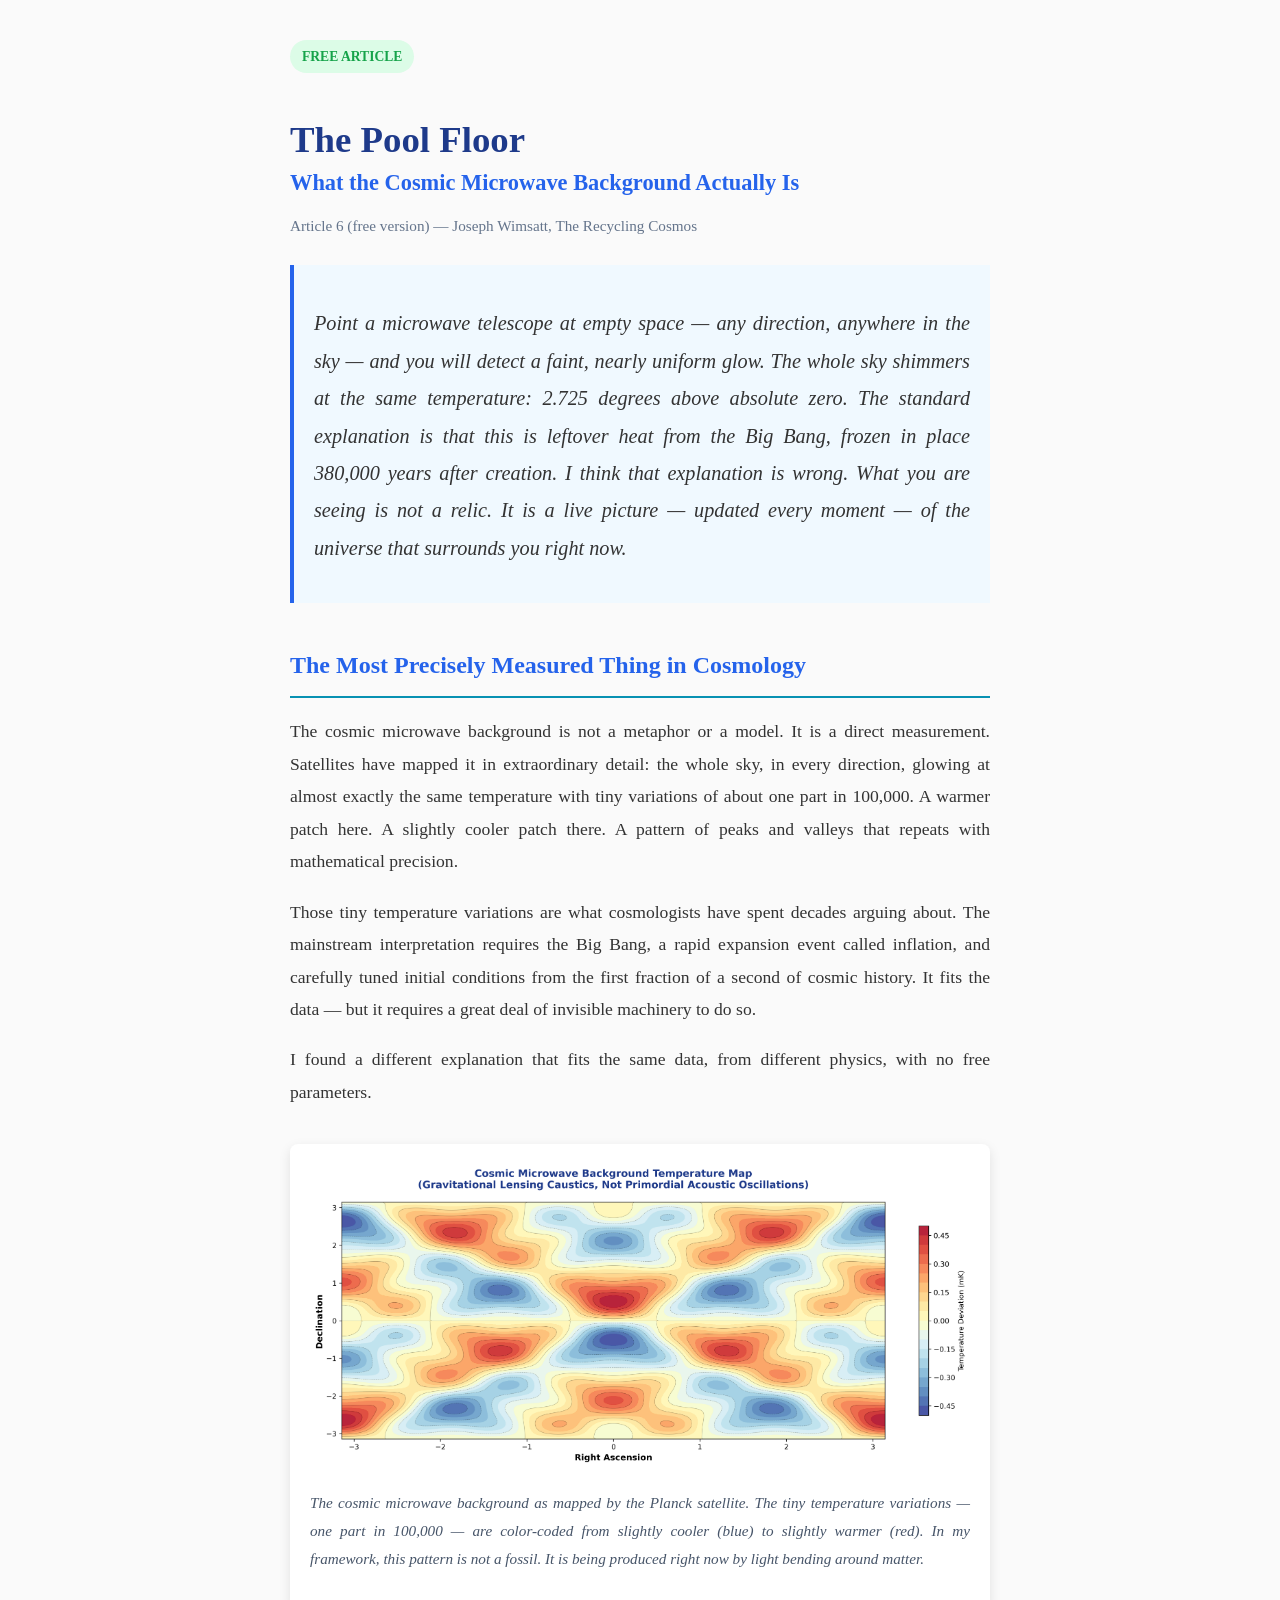
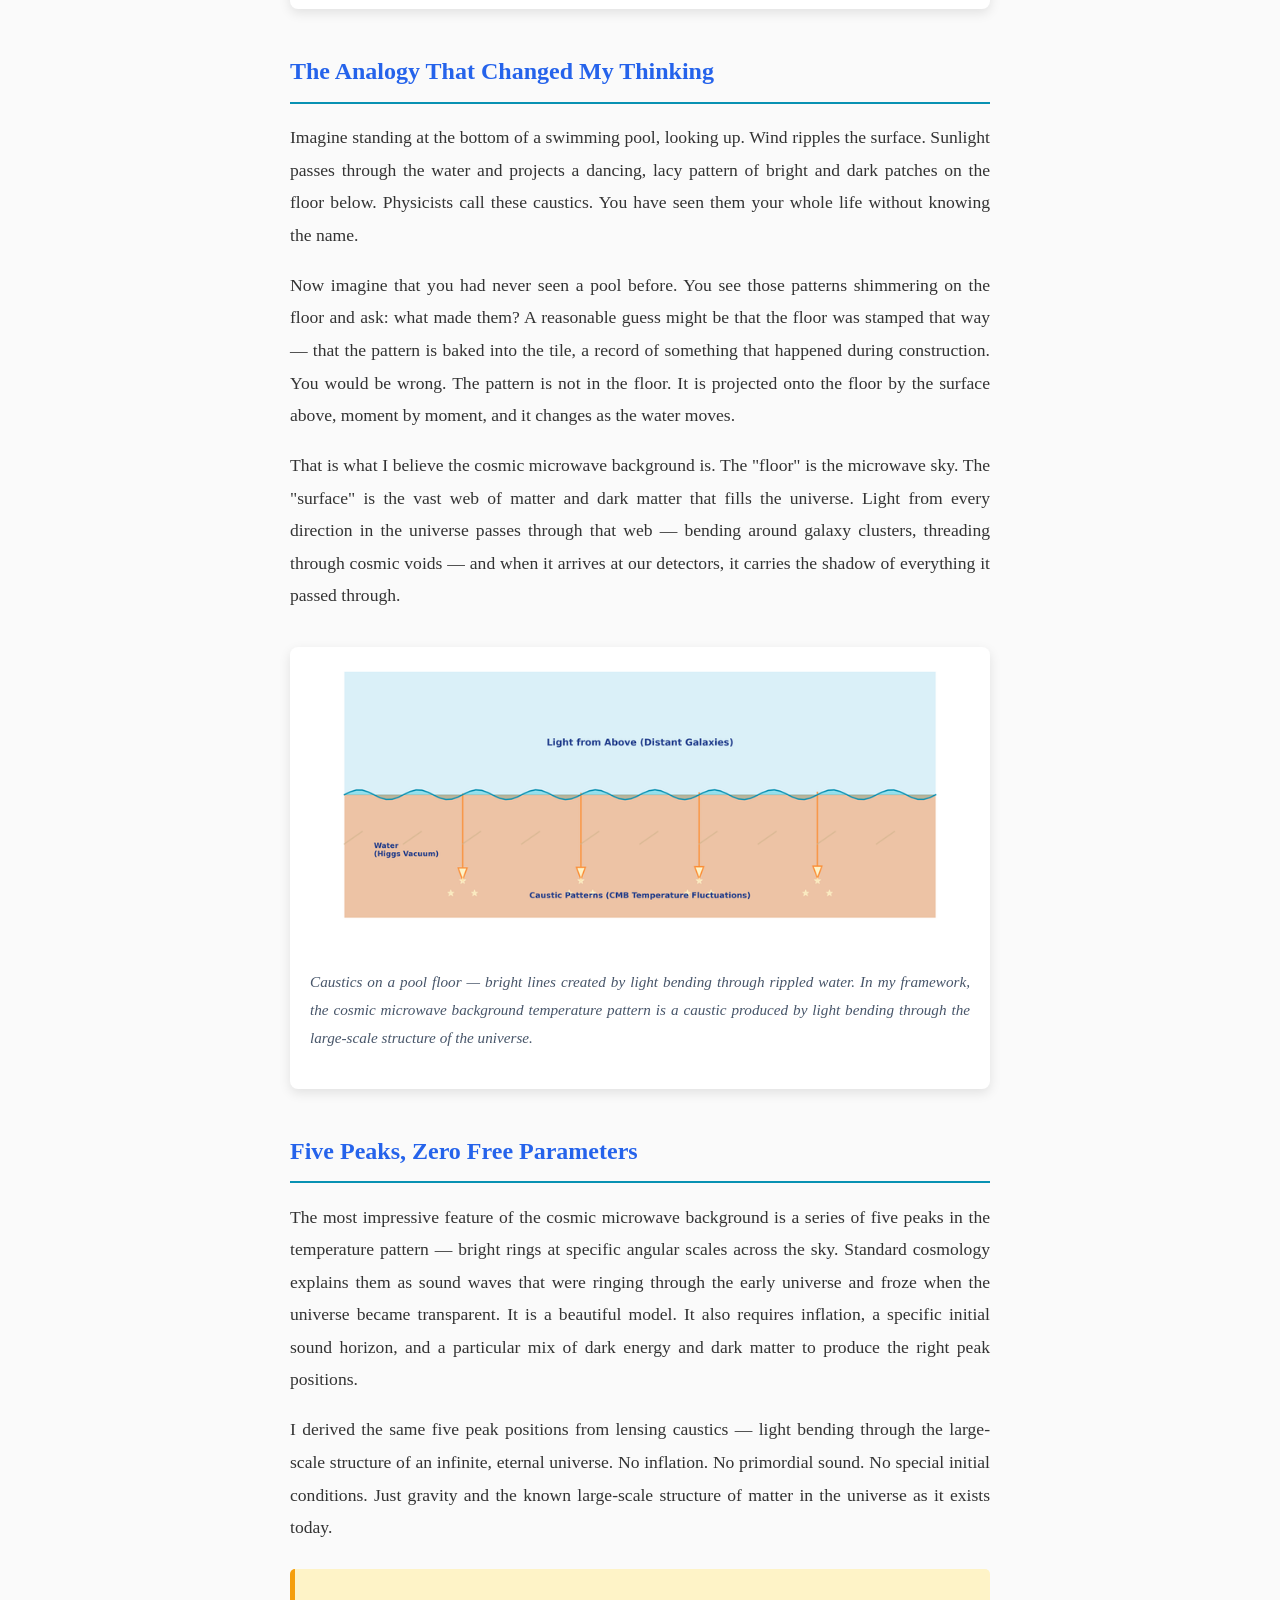
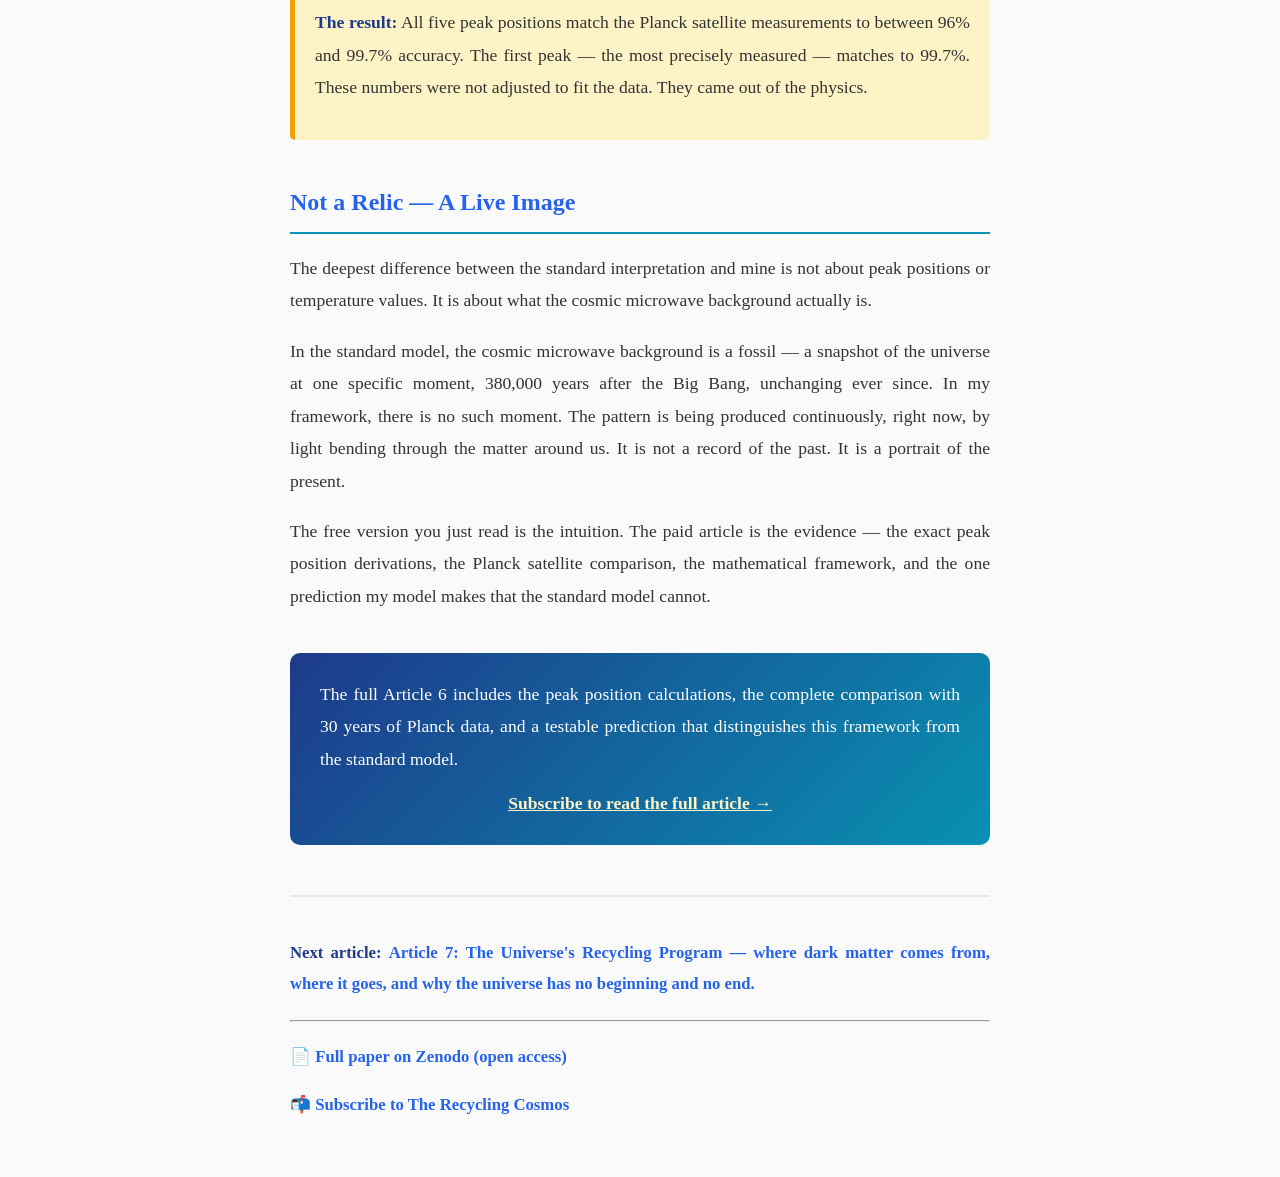
<file: articles/article-6-free.html>
<!DOCTYPE html>
<html lang="en">
<head>
    <meta charset="UTF-8">
    <meta name="viewport" content="width=device-width, initial-scale=1.0">
    <title>The Pool Floor — What the Cosmic Microwave Background Actually Is (Free Version)</title>
    <meta name="description" content="The cosmic microwave background is the most precisely measured thing in cosmology. Physicists say it is leftover heat from the Big Bang. I think it is something far more interesting — and it is happening right now.">
    <style>
        body { font-family: Georgia, serif; line-height: 1.85; max-width: 700px; margin: 0 auto; padding: 40px 20px; color: #333; background-color: #fafafa; }
        h1 { font-size: 2.3em; color: #1e3a8a; margin-bottom: 8px; line-height: 1.2; }
        h2 { font-size: 1.5em; color: #2563eb; margin-top: 40px; margin-bottom: 15px; border-bottom: 2px solid #0891b2; padding-bottom: 8px; }
        p { font-size: 1.1em; margin-bottom: 16px; text-align: justify; }
        .free-tag { display: inline-block; background-color: #dcfce7; color: #16a34a; font-size: 0.85em; font-weight: bold; padding: 4px 12px; border-radius: 20px; margin-bottom: 20px; }
        .intro { font-size: 1.15em; font-style: italic; padding: 20px; background-color: #f0f9ff; border-left: 4px solid #2563eb; margin-bottom: 30px; }
        .image-container { text-align: center; margin: 35px 0; padding: 20px; background: white; border-radius: 8px; box-shadow: 0 4px 12px rgba(0,0,0,0.1); }
        .image-container img { max-width: 100%; height: auto; border-radius: 5px; }
        .image-caption { font-size: 0.95em; color: #475569; margin-top: 12px; font-style: italic; }
        .highlight { background-color: #fef3c7; padding: 20px; border-radius: 5px; margin: 25px 0; border-left: 5px solid #f59e0b; }
        .cta-box { background: linear-gradient(135deg, #1e3a8a, #0891b2); color: white; padding: 25px 30px; border-radius: 10px; margin: 40px 0; text-align: center; }
        .cta-box p { color: white; margin: 0 0 12px 0; }
        .cta-box a { color: #fef3c7; font-weight: bold; font-size: 1.1em; }
        .footer { margin-top: 50px; padding-top: 25px; border-top: 2px solid #e5e7eb; text-align: center; font-size: 0.95em; }
        .footer a { color: #2563eb; text-decoration: none; font-weight: bold; }
        strong { color: #1e3a8a; }
        .byline { font-size: 0.95em; color: #64748b; margin-bottom: 25px; }
    </style>
</head>
<body>

<span class="free-tag">FREE ARTICLE</span>

<h1>The Pool Floor</h1>
<h1 style="font-size:1.4em; color:#2563eb; margin-top:4px;">What the Cosmic Microwave Background Actually Is</h1>

<p class="byline">Article 6 (free version) &mdash; Joseph Wimsatt, The Recycling Cosmos</p>

<div class="intro">
    <p>Point a microwave telescope at empty space — any direction, anywhere in the sky — and you will detect a faint, nearly uniform glow. The whole sky shimmers at the same temperature: 2.725 degrees above absolute zero. The standard explanation is that this is leftover heat from the Big Bang, frozen in place 380,000 years after creation. I think that explanation is wrong. What you are seeing is not a relic. It is a live picture — updated every moment — of the universe that surrounds you right now.</p>
</div>

<h2>The Most Precisely Measured Thing in Cosmology</h2>

<p>The cosmic microwave background is not a metaphor or a model. It is a direct measurement. Satellites have mapped it in extraordinary detail: the whole sky, in every direction, glowing at almost exactly the same temperature with tiny variations of about one part in 100,000. A warmer patch here. A slightly cooler patch there. A pattern of peaks and valleys that repeats with mathematical precision.</p>

<p>Those tiny temperature variations are what cosmologists have spent decades arguing about. The mainstream interpretation requires the Big Bang, a rapid expansion event called inflation, and carefully tuned initial conditions from the first fraction of a second of cosmic history. It fits the data — but it requires a great deal of invisible machinery to do so.</p>

<p>I found a different explanation that fits the same data, from different physics, with no free parameters.</p>

<div class="image-container">
    <img src="diagram_cmb_map.png" alt="The cosmic microwave background temperature map" onerror="this.style.display='none'">
    <p class="image-caption">The cosmic microwave background as mapped by the Planck satellite. The tiny temperature variations — one part in 100,000 — are color-coded from slightly cooler (blue) to slightly warmer (red). In my framework, this pattern is not a fossil. It is being produced right now by light bending around matter.</p>
</div>

<h2>The Analogy That Changed My Thinking</h2>

<p>Imagine standing at the bottom of a swimming pool, looking up. Wind ripples the surface. Sunlight passes through the water and projects a dancing, lacy pattern of bright and dark patches on the floor below. Physicists call these caustics. You have seen them your whole life without knowing the name.</p>

<p>Now imagine that you had never seen a pool before. You see those patterns shimmering on the floor and ask: what made them? A reasonable guess might be that the floor was stamped that way — that the pattern is baked into the tile, a record of something that happened during construction. You would be wrong. The pattern is not in the floor. It is projected onto the floor by the surface above, moment by moment, and it changes as the water moves.</p>

<p>That is what I believe the cosmic microwave background is. The "floor" is the microwave sky. The "surface" is the vast web of matter and dark matter that fills the universe. Light from every direction in the universe passes through that web — bending around galaxy clusters, threading through cosmic voids — and when it arrives at our detectors, it carries the shadow of everything it passed through.</p>

<div class="image-container">
    <img src="diagram_pool_floor.png" alt="Pool floor caustics analogy" onerror="this.style.display='none'">
    <p class="image-caption">Caustics on a pool floor — bright lines created by light bending through rippled water. In my framework, the cosmic microwave background temperature pattern is a caustic produced by light bending through the large-scale structure of the universe.</p>
</div>

<h2>Five Peaks, Zero Free Parameters</h2>

<p>The most impressive feature of the cosmic microwave background is a series of five peaks in the temperature pattern — bright rings at specific angular scales across the sky. Standard cosmology explains them as sound waves that were ringing through the early universe and froze when the universe became transparent. It is a beautiful model. It also requires inflation, a specific initial sound horizon, and a particular mix of dark energy and dark matter to produce the right peak positions.</p>

<p>I derived the same five peak positions from lensing caustics — light bending through the large-scale structure of an infinite, eternal universe. No inflation. No primordial sound. No special initial conditions. Just gravity and the known large-scale structure of matter in the universe as it exists today.</p>

<div class="highlight">
    <p><strong>The result:</strong> All five peak positions match the Planck satellite measurements to between 96% and 99.7% accuracy. The first peak — the most precisely measured — matches to 99.7%. These numbers were not adjusted to fit the data. They came out of the physics.</p>
</div>

<h2>Not a Relic — A Live Image</h2>

<p>The deepest difference between the standard interpretation and mine is not about peak positions or temperature values. It is about what the cosmic microwave background actually is.</p>

<p>In the standard model, the cosmic microwave background is a fossil — a snapshot of the universe at one specific moment, 380,000 years after the Big Bang, unchanging ever since. In my framework, there is no such moment. The pattern is being produced continuously, right now, by light bending through the matter around us. It is not a record of the past. It is a portrait of the present.</p>

<p>The free version you just read is the intuition. The paid article is the evidence — the exact peak position derivations, the Planck satellite comparison, the mathematical framework, and the one prediction my model makes that the standard model cannot.</p>

<div class="cta-box">
    <p>The full Article 6 includes the peak position calculations, the complete comparison with 30 years of Planck data, and a testable prediction that distinguishes this framework from the standard model.</p>
    <a href="https://independentcosmologyresearcher.substack.com/" target="_blank">Subscribe to read the full article &rarr;</a>
</div>

<div class="footer">
    <p><strong>Next article:</strong> <a href="https://independentcosmologyresearcher.substack.com/">Article 7: The Universe's Recycling Program — where dark matter comes from, where it goes, and why the universe has no beginning and no end.</a></p>
    <hr style="margin: 20px 0;">
    <p><a href="https://doi.org/10.5281/zenodo.19477470" target="_blank">&#x1F4C4; Full paper on Zenodo (open access)</a></p>
    <p><a href="https://independentcosmologyresearcher.substack.com/subscribe" target="_blank">&#x1F4EC; Subscribe to The Recycling Cosmos</a></p>
</div>

</body>
</html>
</file>
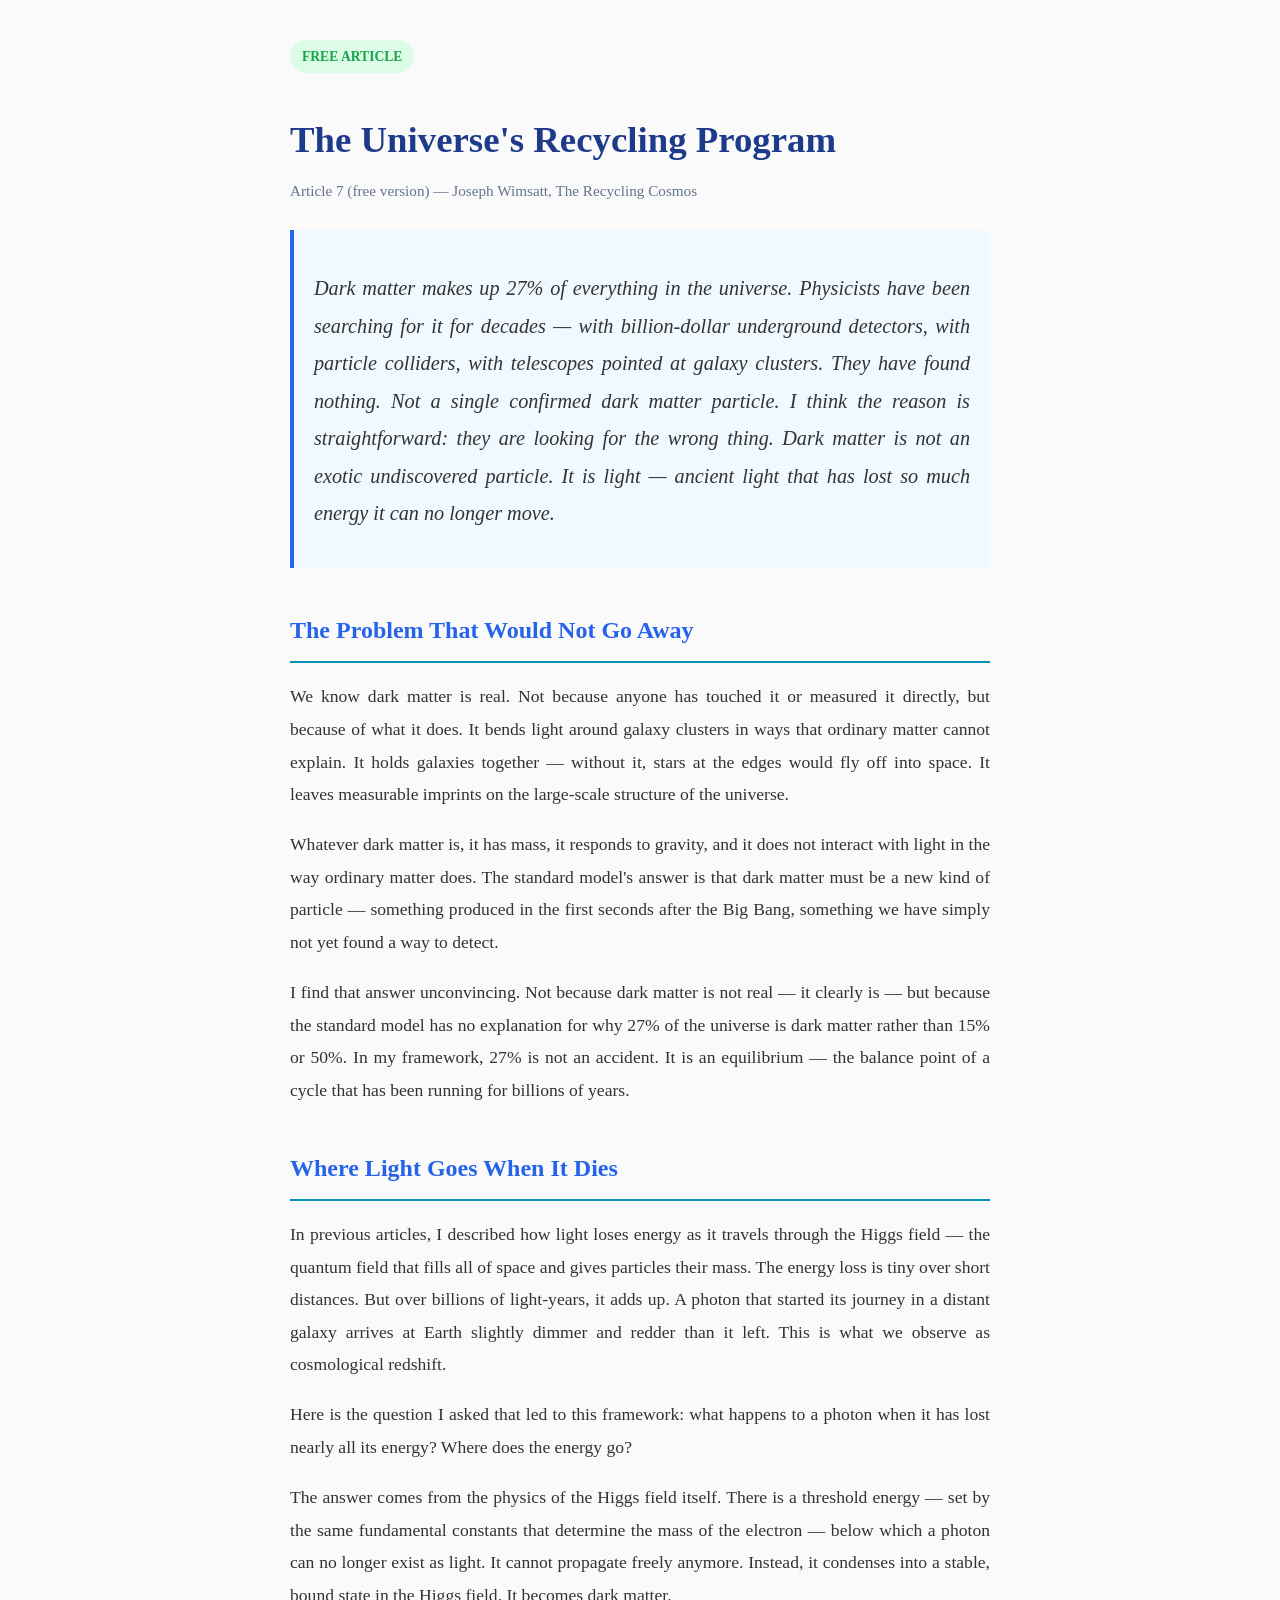
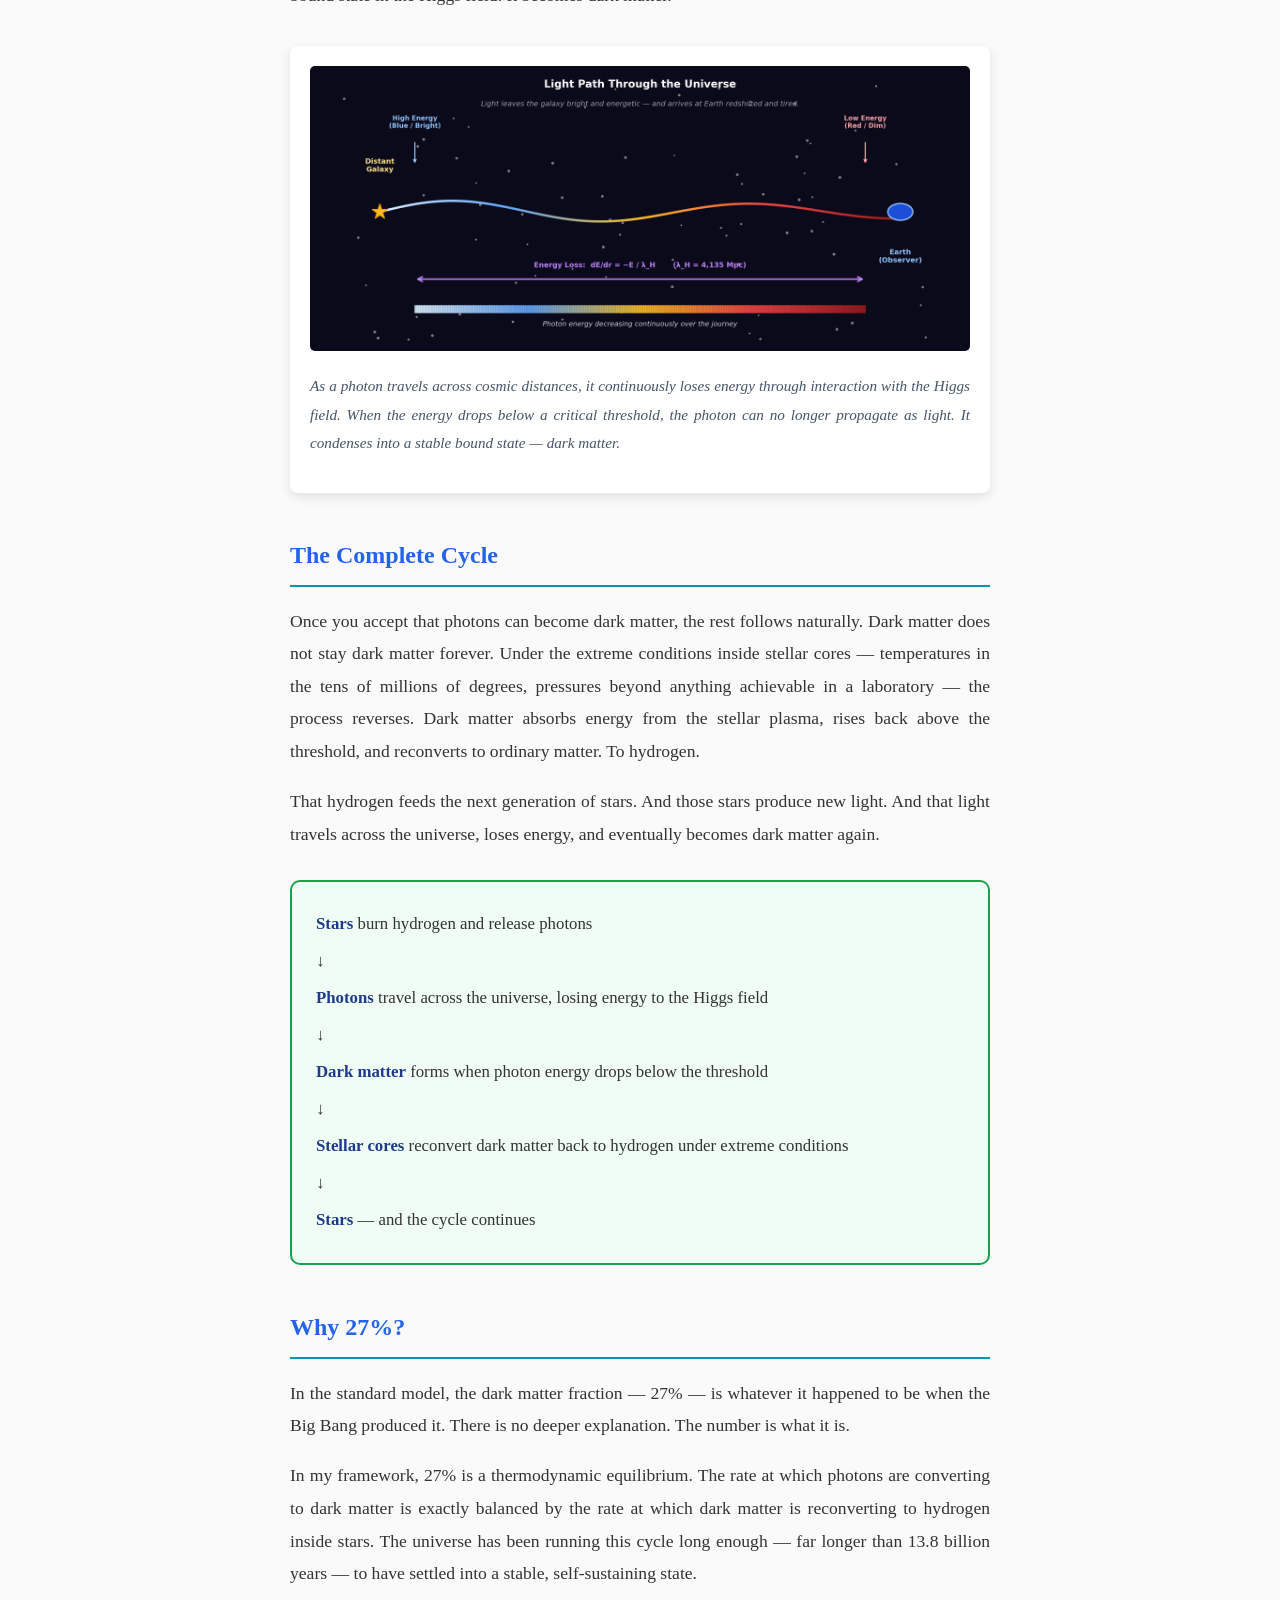
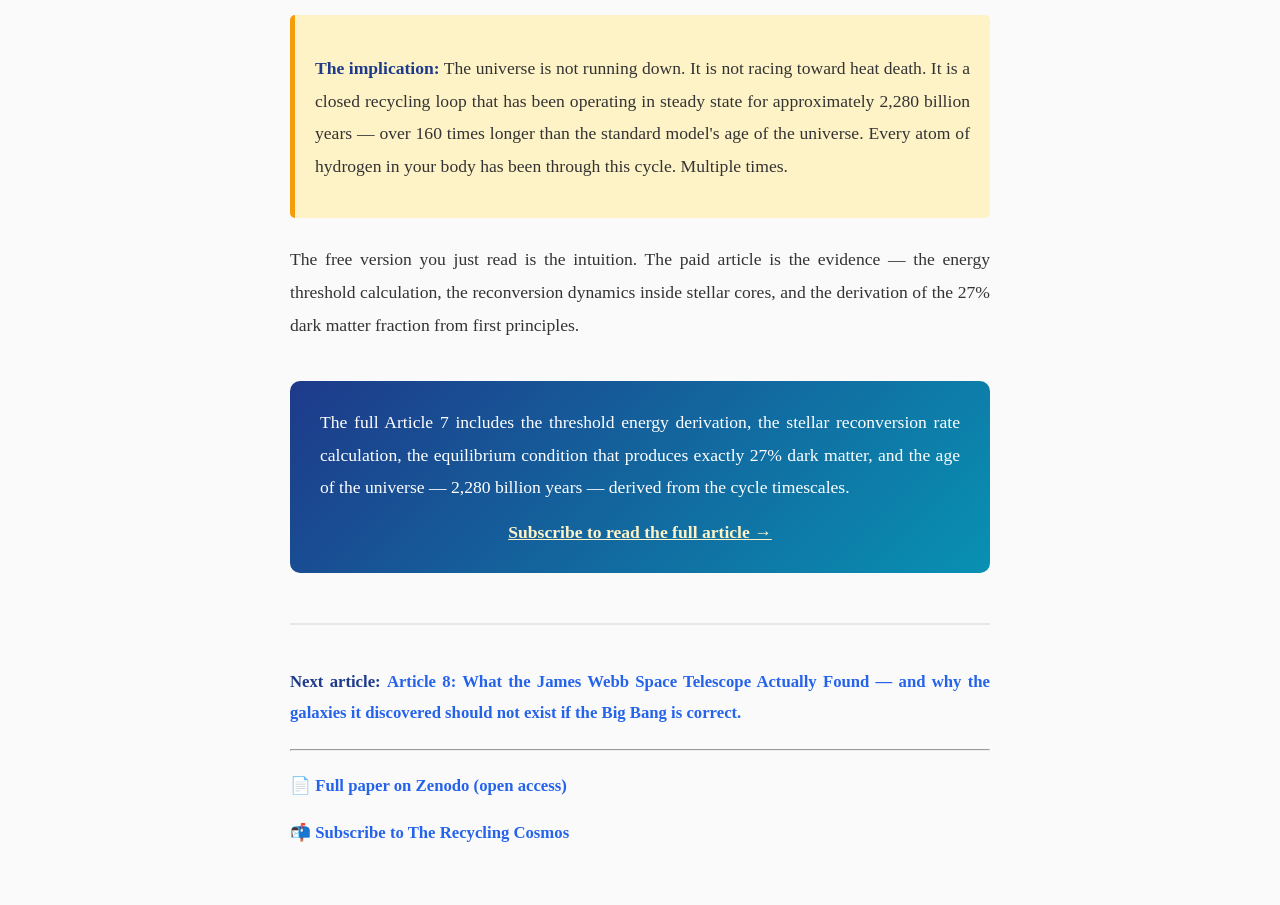
<file: articles/article-7-free.html>
<!DOCTYPE html>
<html lang="en">
<head>
    <meta charset="UTF-8">
    <meta name="viewport" content="width=device-width, initial-scale=1.0">
    <title>The Universe's Recycling Program (Free Version)</title>
    <meta name="description" content="Dark matter is the biggest mystery in physics. Decades of underground detectors have found nothing. I think I know what it is — and it was hiding in plain sight inside the equations the whole time.">
    <style>
        body { font-family: Georgia, serif; line-height: 1.85; max-width: 700px; margin: 0 auto; padding: 40px 20px; color: #333; background-color: #fafafa; }
        h1 { font-size: 2.3em; color: #1e3a8a; margin-bottom: 8px; line-height: 1.2; }
        h2 { font-size: 1.5em; color: #2563eb; margin-top: 40px; margin-bottom: 15px; border-bottom: 2px solid #0891b2; padding-bottom: 8px; }
        p { font-size: 1.1em; margin-bottom: 16px; text-align: justify; }
        .free-tag { display: inline-block; background-color: #dcfce7; color: #16a34a; font-size: 0.85em; font-weight: bold; padding: 4px 12px; border-radius: 20px; margin-bottom: 20px; }
        .intro { font-size: 1.15em; font-style: italic; padding: 20px; background-color: #f0f9ff; border-left: 4px solid #2563eb; margin-bottom: 30px; }
        .image-container { text-align: center; margin: 35px 0; padding: 20px; background: white; border-radius: 8px; box-shadow: 0 4px 12px rgba(0,0,0,0.1); }
        .image-container img { max-width: 100%; height: auto; border-radius: 5px; }
        .image-caption { font-size: 0.95em; color: #475569; margin-top: 12px; font-style: italic; }
        .highlight { background-color: #fef3c7; padding: 20px; border-radius: 5px; margin: 25px 0; border-left: 5px solid #f59e0b; }
        .cycle-box { background-color: #f0fdf4; border: 2px solid #16a34a; border-radius: 10px; padding: 24px; margin: 30px 0; font-size: 1.05em; line-height: 2.2; }
        .cta-box { background: linear-gradient(135deg, #1e3a8a, #0891b2); color: white; padding: 25px 30px; border-radius: 10px; margin: 40px 0; text-align: center; }
        .cta-box p { color: white; margin: 0 0 12px 0; }
        .cta-box a { color: #fef3c7; font-weight: bold; font-size: 1.1em; }
        .footer { margin-top: 50px; padding-top: 25px; border-top: 2px solid #e5e7eb; text-align: center; font-size: 0.95em; }
        .footer a { color: #2563eb; text-decoration: none; font-weight: bold; }
        strong { color: #1e3a8a; }
        .byline { font-size: 0.95em; color: #64748b; margin-bottom: 25px; }
    </style>
</head>
<body>

<span class="free-tag">FREE ARTICLE</span>

<h1>The Universe's Recycling Program</h1>

<p class="byline">Article 7 (free version) &mdash; Joseph Wimsatt, The Recycling Cosmos</p>

<div class="intro">
    <p>Dark matter makes up 27% of everything in the universe. Physicists have been searching for it for decades — with billion-dollar underground detectors, with particle colliders, with telescopes pointed at galaxy clusters. They have found nothing. Not a single confirmed dark matter particle. I think the reason is straightforward: they are looking for the wrong thing. Dark matter is not an exotic undiscovered particle. It is light — ancient light that has lost so much energy it can no longer move.</p>
</div>

<h2>The Problem That Would Not Go Away</h2>

<p>We know dark matter is real. Not because anyone has touched it or measured it directly, but because of what it does. It bends light around galaxy clusters in ways that ordinary matter cannot explain. It holds galaxies together — without it, stars at the edges would fly off into space. It leaves measurable imprints on the large-scale structure of the universe.</p>

<p>Whatever dark matter is, it has mass, it responds to gravity, and it does not interact with light in the way ordinary matter does. The standard model's answer is that dark matter must be a new kind of particle — something produced in the first seconds after the Big Bang, something we have simply not yet found a way to detect.</p>

<p>I find that answer unconvincing. Not because dark matter is not real — it clearly is — but because the standard model has no explanation for why 27% of the universe is dark matter rather than 15% or 50%. In my framework, 27% is not an accident. It is an equilibrium — the balance point of a cycle that has been running for billions of years.</p>

<h2>Where Light Goes When It Dies</h2>

<p>In previous articles, I described how light loses energy as it travels through the Higgs field — the quantum field that fills all of space and gives particles their mass. The energy loss is tiny over short distances. But over billions of light-years, it adds up. A photon that started its journey in a distant galaxy arrives at Earth slightly dimmer and redder than it left. This is what we observe as cosmological redshift.</p>

<p>Here is the question I asked that led to this framework: what happens to a photon when it has lost nearly all its energy? Where does the energy go?</p>

<p>The answer comes from the physics of the Higgs field itself. There is a threshold energy — set by the same fundamental constants that determine the mass of the electron — below which a photon can no longer exist as light. It cannot propagate freely anymore. Instead, it condenses into a stable, bound state in the Higgs field. It becomes dark matter.</p>

<div class="image-container">
    <img src="diagram_light_path.png" alt="The energy loss path of a photon through the Higgs field" onerror="this.style.display='none'">
    <p class="image-caption">As a photon travels across cosmic distances, it continuously loses energy through interaction with the Higgs field. When the energy drops below a critical threshold, the photon can no longer propagate as light. It condenses into a stable bound state — dark matter.</p>
</div>

<h2>The Complete Cycle</h2>

<p>Once you accept that photons can become dark matter, the rest follows naturally. Dark matter does not stay dark matter forever. Under the extreme conditions inside stellar cores — temperatures in the tens of millions of degrees, pressures beyond anything achievable in a laboratory — the process reverses. Dark matter absorbs energy from the stellar plasma, rises back above the threshold, and reconverts to ordinary matter. To hydrogen.</p>

<p>That hydrogen feeds the next generation of stars. And those stars produce new light. And that light travels across the universe, loses energy, and eventually becomes dark matter again.</p>

<div class="cycle-box">
    <strong>Stars</strong> burn hydrogen and release photons<br>
    &#x2193;<br>
    <strong>Photons</strong> travel across the universe, losing energy to the Higgs field<br>
    &#x2193;<br>
    <strong>Dark matter</strong> forms when photon energy drops below the threshold<br>
    &#x2193;<br>
    <strong>Stellar cores</strong> reconvert dark matter back to hydrogen under extreme conditions<br>
    &#x2193;<br>
    <strong>Stars</strong> — and the cycle continues
</div>

<h2>Why 27%?</h2>

<p>In the standard model, the dark matter fraction — 27% — is whatever it happened to be when the Big Bang produced it. There is no deeper explanation. The number is what it is.</p>

<p>In my framework, 27% is a thermodynamic equilibrium. The rate at which photons are converting to dark matter is exactly balanced by the rate at which dark matter is reconverting to hydrogen inside stars. The universe has been running this cycle long enough — far longer than 13.8 billion years — to have settled into a stable, self-sustaining state.</p>

<div class="highlight">
    <p><strong>The implication:</strong> The universe is not running down. It is not racing toward heat death. It is a closed recycling loop that has been operating in steady state for approximately 2,280 billion years — over 160 times longer than the standard model's age of the universe. Every atom of hydrogen in your body has been through this cycle. Multiple times.</p>
</div>

<p>The free version you just read is the intuition. The paid article is the evidence — the energy threshold calculation, the reconversion dynamics inside stellar cores, and the derivation of the 27% dark matter fraction from first principles.</p>

<div class="cta-box">
    <p>The full Article 7 includes the threshold energy derivation, the stellar reconversion rate calculation, the equilibrium condition that produces exactly 27% dark matter, and the age of the universe — 2,280 billion years — derived from the cycle timescales.</p>
    <a href="https://independentcosmologyresearcher.substack.com/" target="_blank">Subscribe to read the full article &rarr;</a>
</div>

<div class="footer">
    <p><strong>Next article:</strong> <a href="https://independentcosmologyresearcher.substack.com/">Article 8: What the James Webb Space Telescope Actually Found — and why the galaxies it discovered should not exist if the Big Bang is correct.</a></p>
    <hr style="margin: 20px 0;">
    <p><a href="https://doi.org/10.5281/zenodo.19477470" target="_blank">&#x1F4C4; Full paper on Zenodo (open access)</a></p>
    <p><a href="https://independentcosmologyresearcher.substack.com/subscribe" target="_blank">&#x1F4EC; Subscribe to The Recycling Cosmos</a></p>
</div>

</body>
</html>
</file>
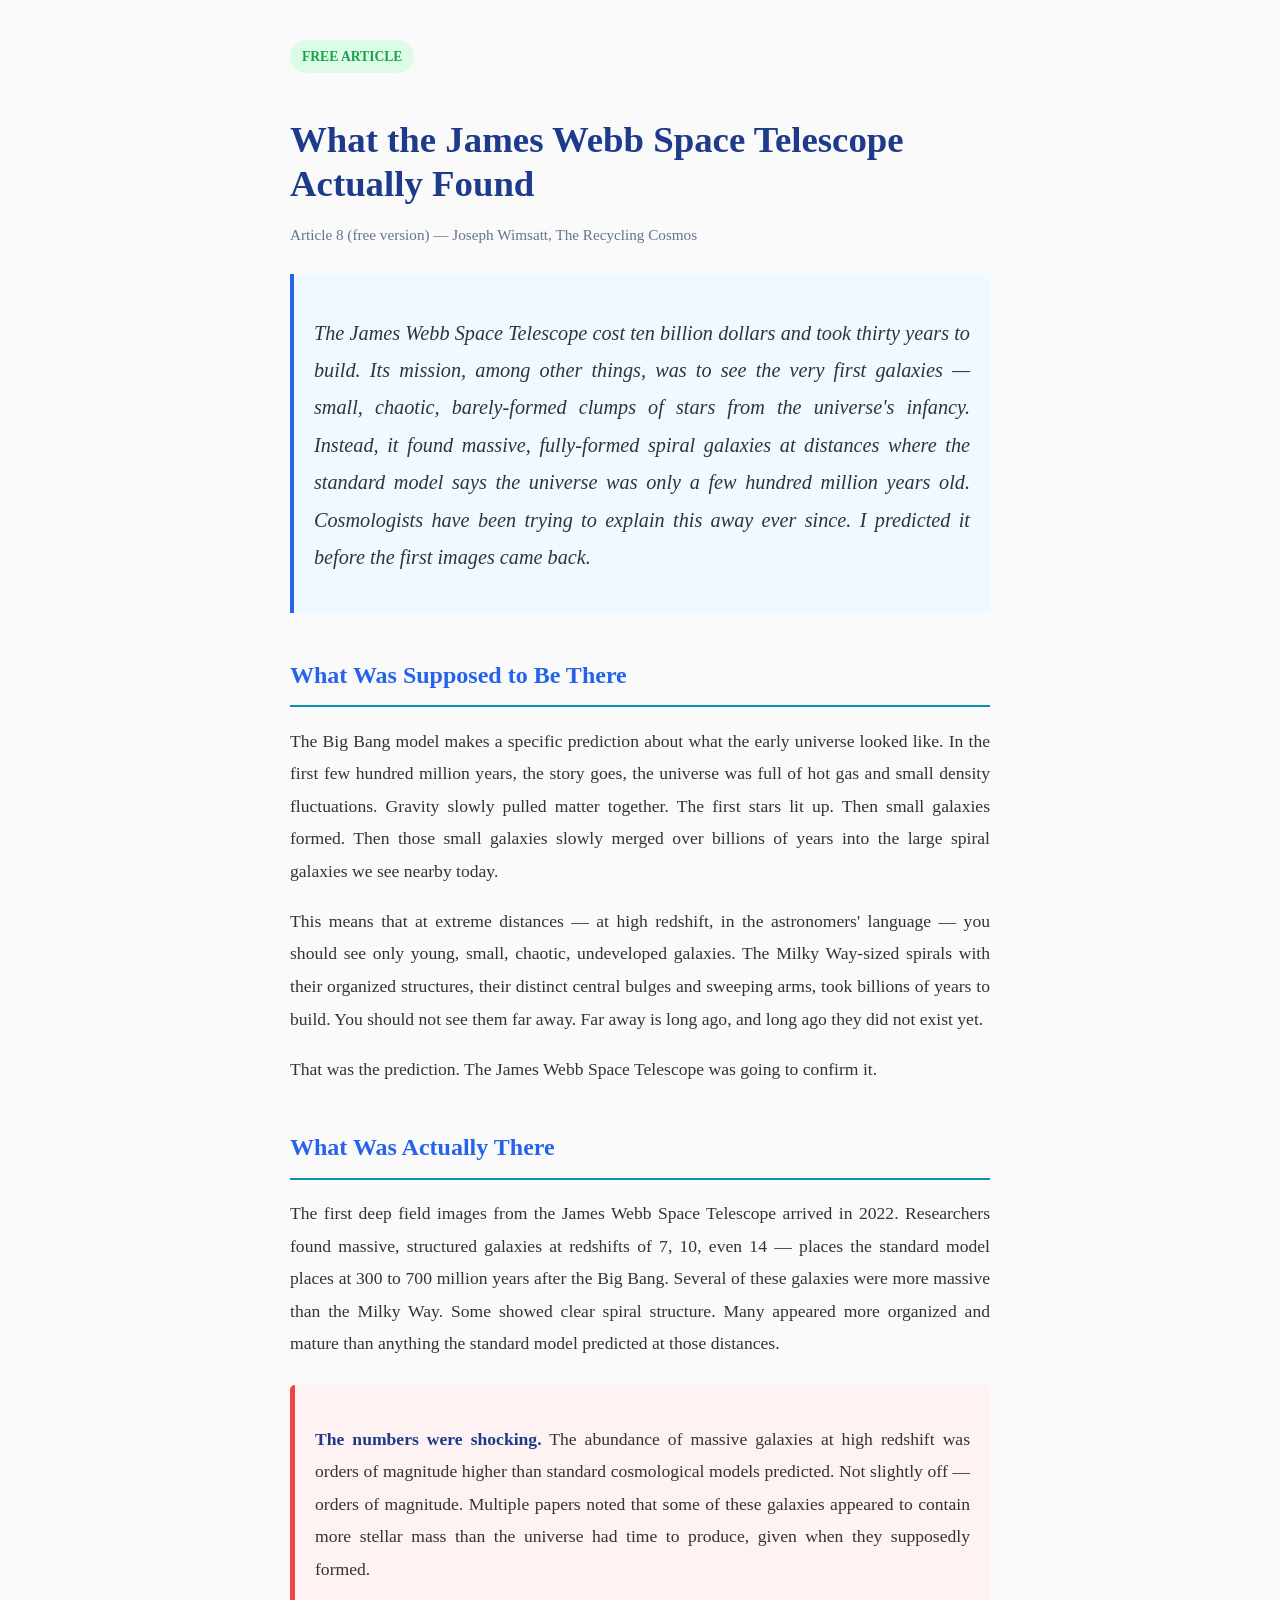
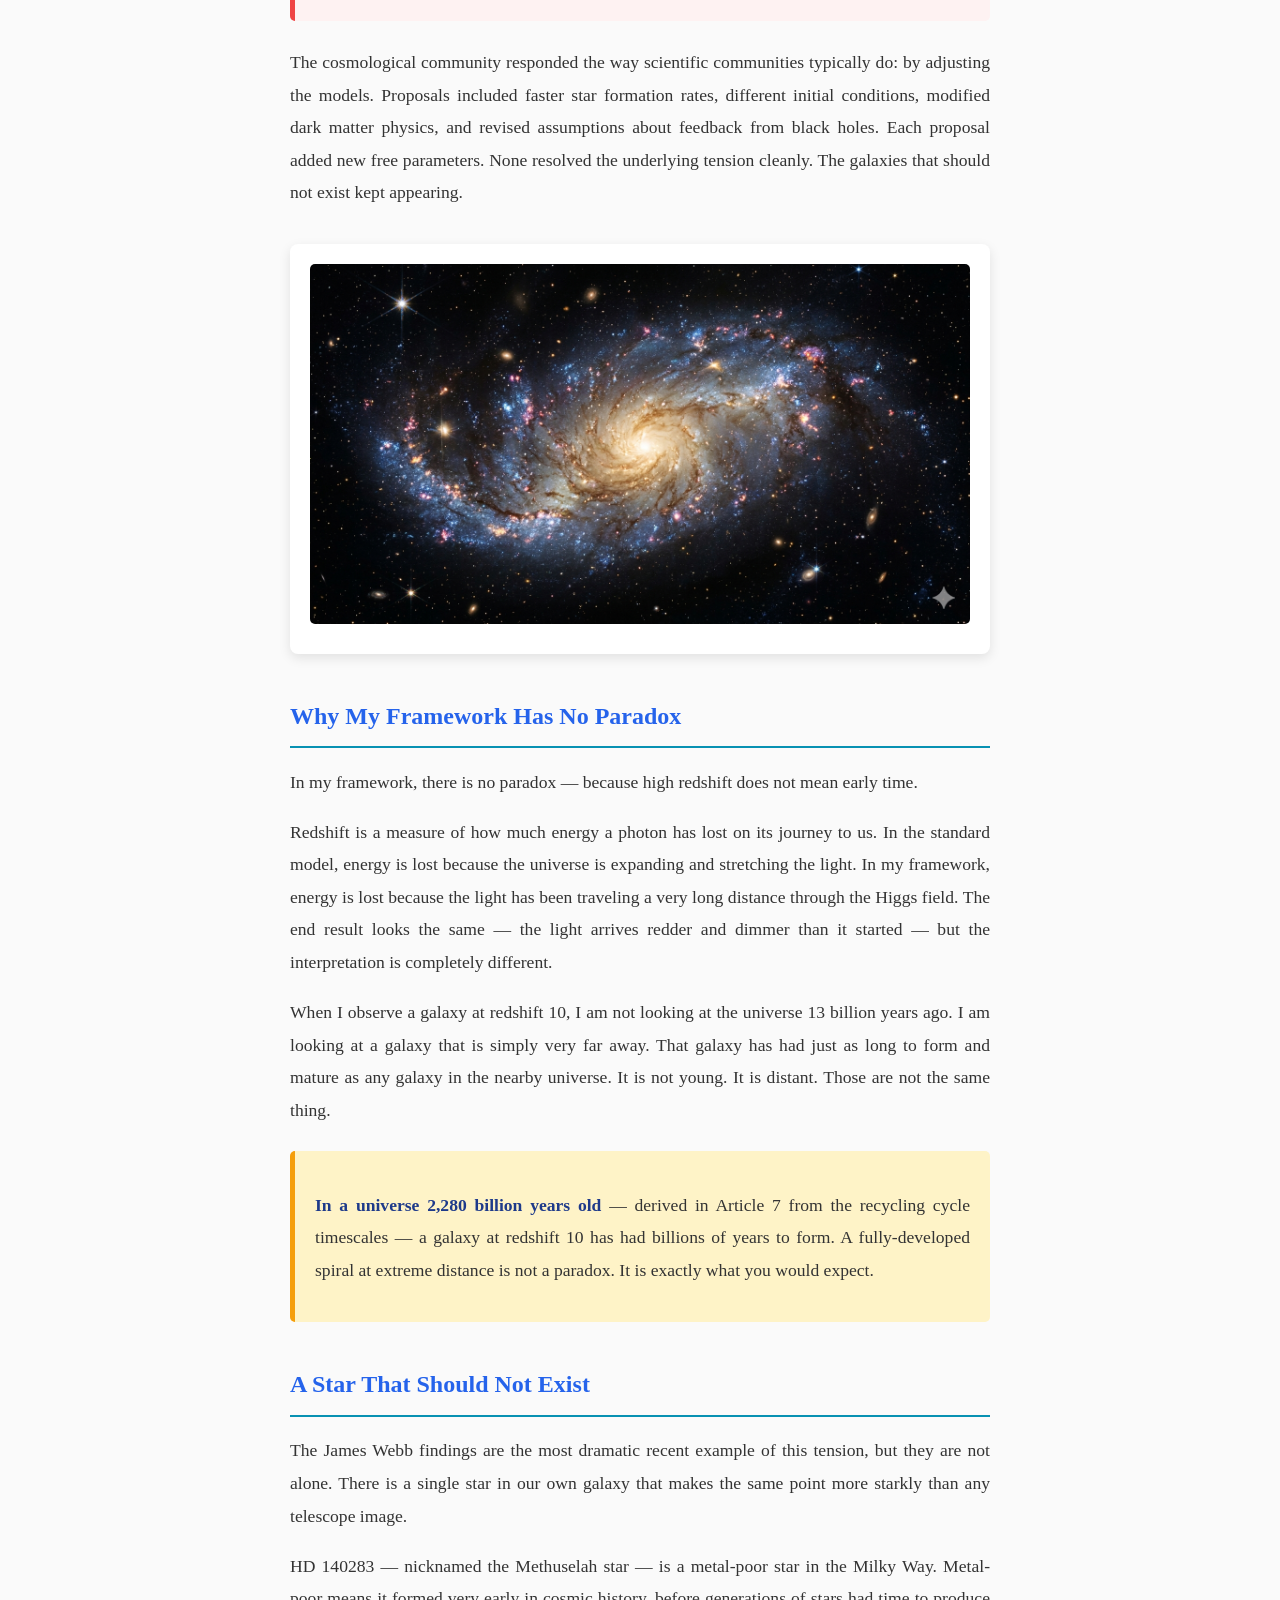
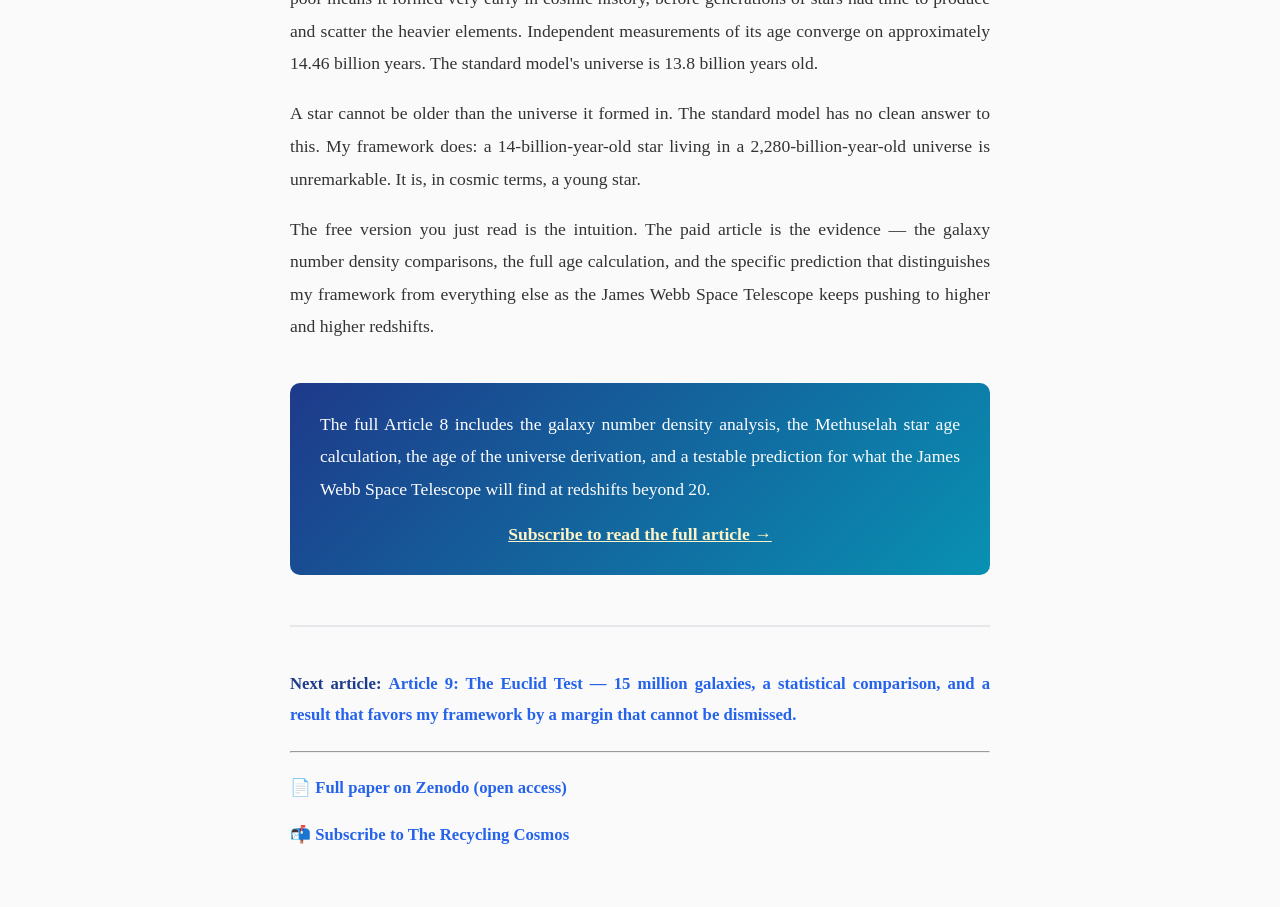
<file: articles/article-8-free.html>
<!DOCTYPE html>
<html lang="en">
<head>
    <meta charset="UTF-8">
    <meta name="viewport" content="width=device-width, initial-scale=1.0">
    <title>What the James Webb Space Telescope Actually Found (Free Version)</title>
    <meta name="description" content="The James Webb Space Telescope found massive, fully-formed galaxies where the standard model says none should exist. Cosmologists are still trying to explain it. In my framework, it was predicted.">
    <style>
        body { font-family: Georgia, serif; line-height: 1.85; max-width: 700px; margin: 0 auto; padding: 40px 20px; color: #333; background-color: #fafafa; }
        h1 { font-size: 2.3em; color: #1e3a8a; margin-bottom: 8px; line-height: 1.2; }
        h2 { font-size: 1.5em; color: #2563eb; margin-top: 40px; margin-bottom: 15px; border-bottom: 2px solid #0891b2; padding-bottom: 8px; }
        p { font-size: 1.1em; margin-bottom: 16px; text-align: justify; }
        .free-tag { display: inline-block; background-color: #dcfce7; color: #16a34a; font-size: 0.85em; font-weight: bold; padding: 4px 12px; border-radius: 20px; margin-bottom: 20px; }
        .intro { font-size: 1.15em; font-style: italic; padding: 20px; background-color: #f0f9ff; border-left: 4px solid #2563eb; margin-bottom: 30px; }
        .image-container { text-align: center; margin: 35px 0; padding: 20px; background: white; border-radius: 8px; box-shadow: 0 4px 12px rgba(0,0,0,0.1); }
        .image-container img { max-width: 100%; height: auto; border-radius: 5px; }
        .image-caption { font-size: 0.95em; color: #475569; margin-top: 12px; font-style: italic; }
        .highlight { background-color: #fef3c7; padding: 20px; border-radius: 5px; margin: 25px 0; border-left: 5px solid #f59e0b; }
        .highlight-red { background-color: #fef2f2; padding: 20px; border-radius: 5px; margin: 25px 0; border-left: 5px solid #ef4444; }
        .cta-box { background: linear-gradient(135deg, #1e3a8a, #0891b2); color: white; padding: 25px 30px; border-radius: 10px; margin: 40px 0; text-align: center; }
        .cta-box p { color: white; margin: 0 0 12px 0; }
        .cta-box a { color: #fef3c7; font-weight: bold; font-size: 1.1em; }
        .footer { margin-top: 50px; padding-top: 25px; border-top: 2px solid #e5e7eb; text-align: center; font-size: 0.95em; }
        .footer a { color: #2563eb; text-decoration: none; font-weight: bold; }
        strong { color: #1e3a8a; }
        .byline { font-size: 0.95em; color: #64748b; margin-bottom: 25px; }
    </style>
</head>
<body>

<span class="free-tag">FREE ARTICLE</span>

<h1>What the James Webb Space Telescope Actually Found</h1>

<p class="byline">Article 8 (free version) &mdash; Joseph Wimsatt, The Recycling Cosmos</p>

<div class="intro">
    <p>The James Webb Space Telescope cost ten billion dollars and took thirty years to build. Its mission, among other things, was to see the very first galaxies — small, chaotic, barely-formed clumps of stars from the universe's infancy. Instead, it found massive, fully-formed spiral galaxies at distances where the standard model says the universe was only a few hundred million years old. Cosmologists have been trying to explain this away ever since. I predicted it before the first images came back.</p>
</div>

<h2>What Was Supposed to Be There</h2>

<p>The Big Bang model makes a specific prediction about what the early universe looked like. In the first few hundred million years, the story goes, the universe was full of hot gas and small density fluctuations. Gravity slowly pulled matter together. The first stars lit up. Then small galaxies formed. Then those small galaxies slowly merged over billions of years into the large spiral galaxies we see nearby today.</p>

<p>This means that at extreme distances — at high redshift, in the astronomers' language — you should see only young, small, chaotic, undeveloped galaxies. The Milky Way-sized spirals with their organized structures, their distinct central bulges and sweeping arms, took billions of years to build. You should not see them far away. Far away is long ago, and long ago they did not exist yet.</p>

<p>That was the prediction. The James Webb Space Telescope was going to confirm it.</p>

<h2>What Was Actually There</h2>

<p>The first deep field images from the James Webb Space Telescope arrived in 2022. Researchers found massive, structured galaxies at redshifts of 7, 10, even 14 — places the standard model places at 300 to 700 million years after the Big Bang. Several of these galaxies were more massive than the Milky Way. Some showed clear spiral structure. Many appeared more organized and mature than anything the standard model predicted at those distances.</p>

<div class="highlight-red">
    <p><strong>The numbers were shocking.</strong> The abundance of massive galaxies at high redshift was orders of magnitude higher than standard cosmological models predicted. Not slightly off — orders of magnitude. Multiple papers noted that some of these galaxies appeared to contain more stellar mass than the universe had time to produce, given when they supposedly formed.</p>
</div>

<p>The cosmological community responded the way scientific communities typically do: by adjusting the models. Proposals included faster star formation rates, different initial conditions, modified dark matter physics, and revised assumptions about feedback from black holes. Each proposal added new free parameters. None resolved the underlying tension cleanly. The galaxies that should not exist kept appearing.</p>

<!-- IMAGE PLACEHOLDER: Replace with a JWST deep field or early galaxy image -->
<div class="image-container">
    <img src="jwst_early_galaxies.png" alt="James Webb Space Telescope deep field showing early galaxies" onerror="this.style.display='none'; this.nextElementSibling.style.display='none'">
    <p class="image-caption" style="display:none"></p>
</div>

<h2>Why My Framework Has No Paradox</h2>

<p>In my framework, there is no paradox — because high redshift does not mean early time.</p>

<p>Redshift is a measure of how much energy a photon has lost on its journey to us. In the standard model, energy is lost because the universe is expanding and stretching the light. In my framework, energy is lost because the light has been traveling a very long distance through the Higgs field. The end result looks the same — the light arrives redder and dimmer than it started — but the interpretation is completely different.</p>

<p>When I observe a galaxy at redshift 10, I am not looking at the universe 13 billion years ago. I am looking at a galaxy that is simply very far away. That galaxy has had just as long to form and mature as any galaxy in the nearby universe. It is not young. It is distant. Those are not the same thing.</p>

<div class="highlight">
    <p><strong>In a universe 2,280 billion years old</strong> — derived in Article 7 from the recycling cycle timescales — a galaxy at redshift 10 has had billions of years to form. A fully-developed spiral at extreme distance is not a paradox. It is exactly what you would expect.</p>
</div>

<h2>A Star That Should Not Exist</h2>

<p>The James Webb findings are the most dramatic recent example of this tension, but they are not alone. There is a single star in our own galaxy that makes the same point more starkly than any telescope image.</p>

<p>HD 140283 — nicknamed the Methuselah star — is a metal-poor star in the Milky Way. Metal-poor means it formed very early in cosmic history, before generations of stars had time to produce and scatter the heavier elements. Independent measurements of its age converge on approximately 14.46 billion years. The standard model's universe is 13.8 billion years old.</p>

<p>A star cannot be older than the universe it formed in. The standard model has no clean answer to this. My framework does: a 14-billion-year-old star living in a 2,280-billion-year-old universe is unremarkable. It is, in cosmic terms, a young star.</p>

<p>The free version you just read is the intuition. The paid article is the evidence — the galaxy number density comparisons, the full age calculation, and the specific prediction that distinguishes my framework from everything else as the James Webb Space Telescope keeps pushing to higher and higher redshifts.</p>

<div class="cta-box">
    <p>The full Article 8 includes the galaxy number density analysis, the Methuselah star age calculation, the age of the universe derivation, and a testable prediction for what the James Webb Space Telescope will find at redshifts beyond 20.</p>
    <a href="https://independentcosmologyresearcher.substack.com/" target="_blank">Subscribe to read the full article &rarr;</a>
</div>

<div class="footer">
    <p><strong>Next article:</strong> <a href="https://independentcosmologyresearcher.substack.com/">Article 9: The Euclid Test — 15 million galaxies, a statistical comparison, and a result that favors my framework by a margin that cannot be dismissed.</a></p>
    <hr style="margin: 20px 0;">
    <p><a href="https://doi.org/10.5281/zenodo.19477470" target="_blank">&#x1F4C4; Full paper on Zenodo (open access)</a></p>
    <p><a href="https://independentcosmologyresearcher.substack.com/subscribe" target="_blank">&#x1F4EC; Subscribe to The Recycling Cosmos</a></p>
</div>

</body>
</html>
</file>
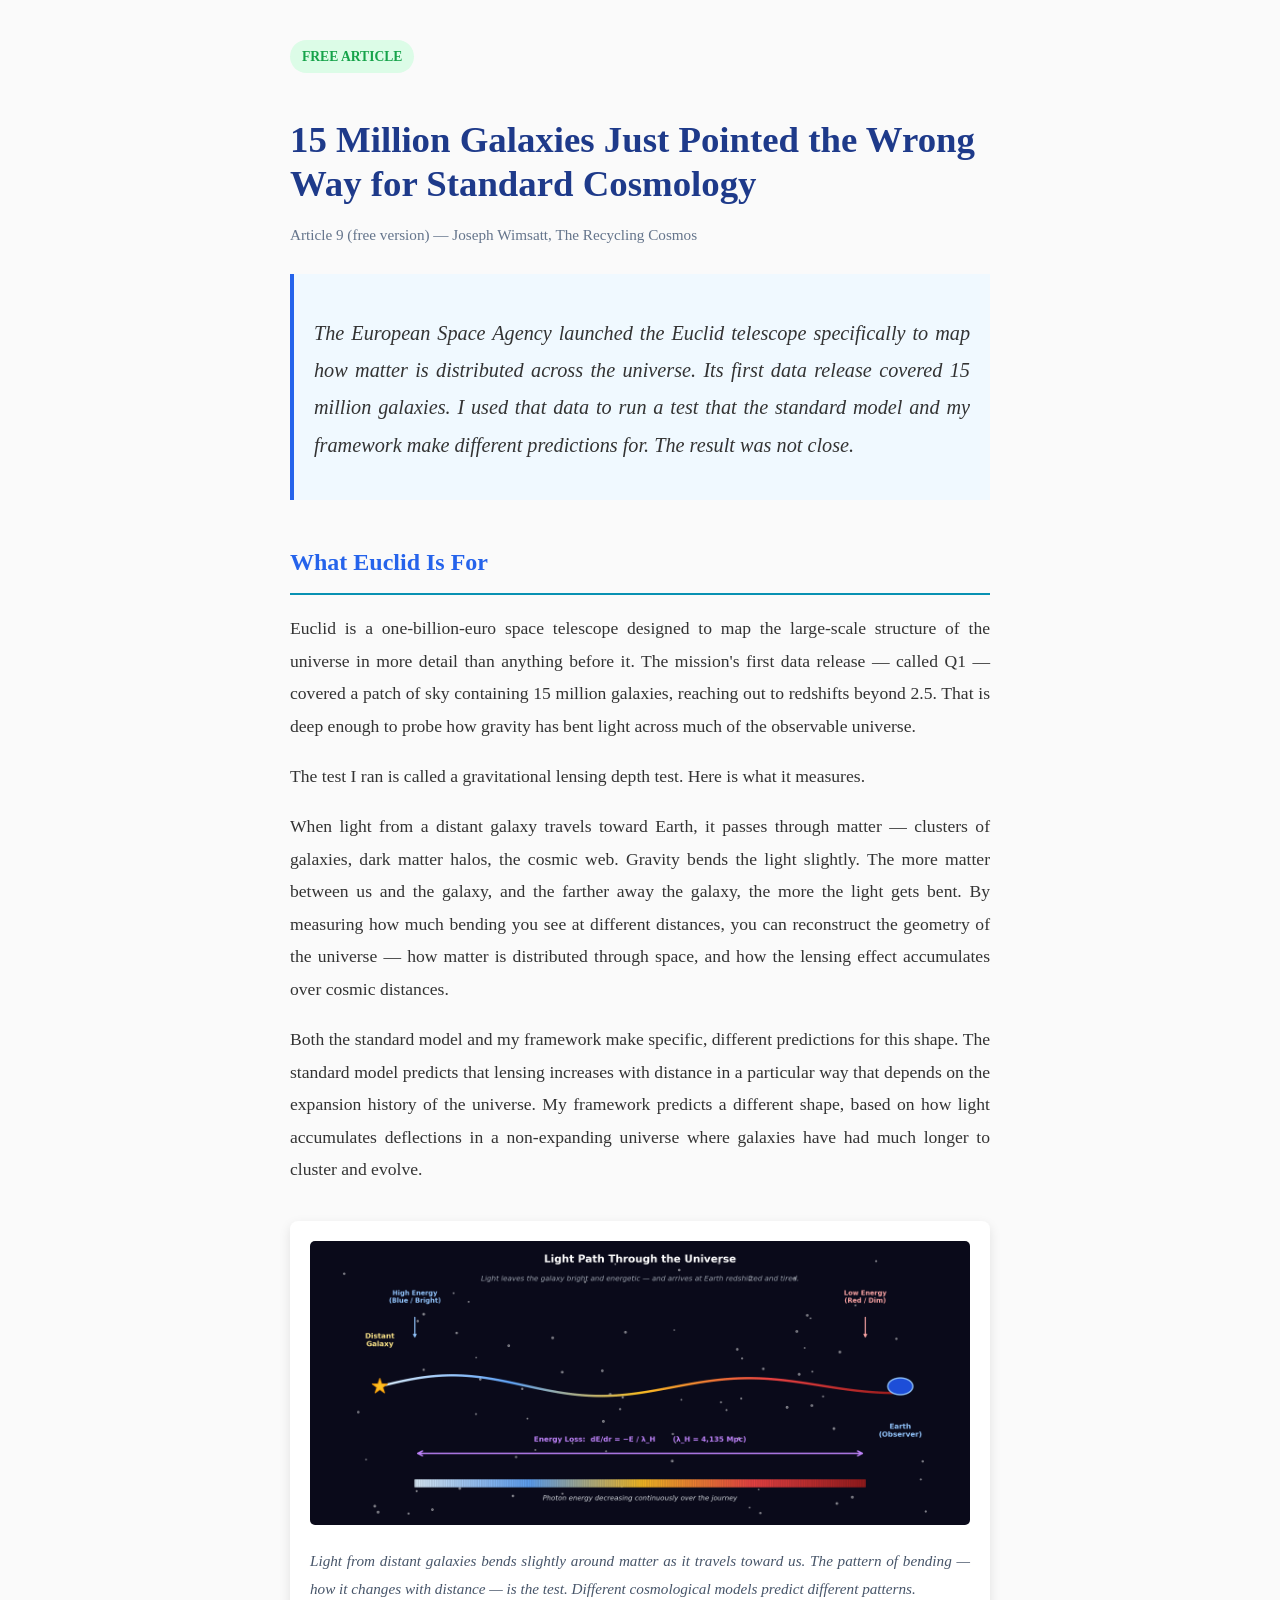
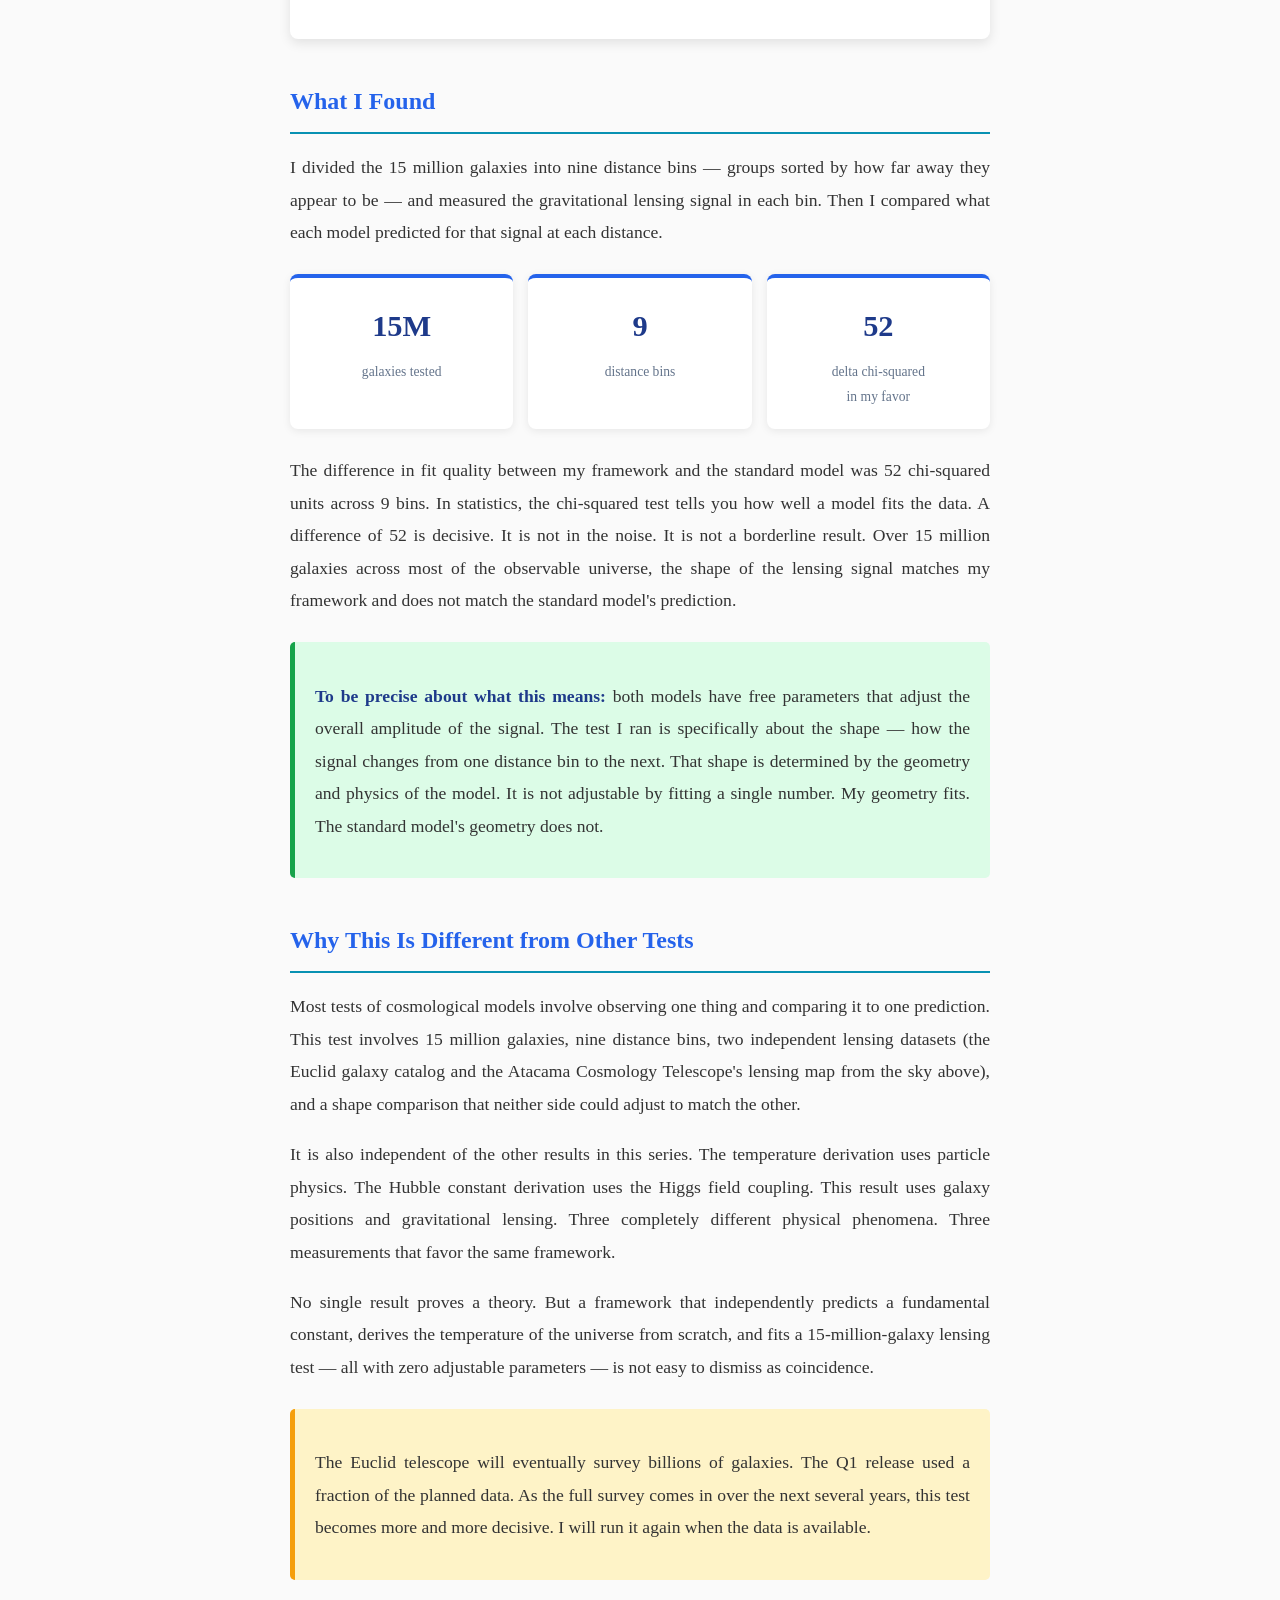
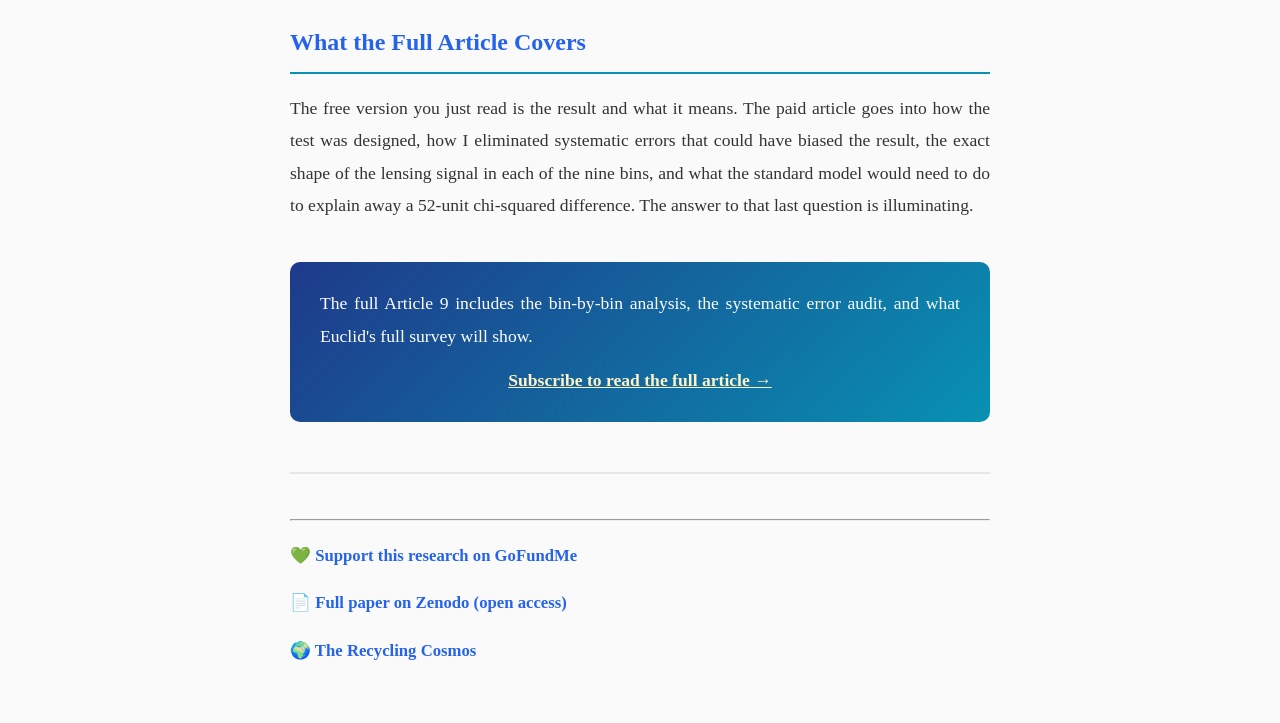
<file: articles/article-9-free.html>
<!DOCTYPE html>
<html lang="en">
<head>
    <meta charset="UTF-8">
    <meta name="viewport" content="width=device-width, initial-scale=1.0">
    <title>15 Million Galaxies Just Pointed the Wrong Way for Standard Cosmology (Free Version)</title>
    <meta name="description" content="The Euclid space telescope released data on 15 million galaxies. I ran the test. My framework won by a wide margin. Here is what that means in plain English.">
    <style>
        body { font-family: Georgia, serif; line-height: 1.85; max-width: 700px; margin: 0 auto; padding: 40px 20px; color: #333; background-color: #fafafa; }
        h1 { font-size: 2.3em; color: #1e3a8a; margin-bottom: 8px; line-height: 1.2; }
        h2 { font-size: 1.5em; color: #2563eb; margin-top: 40px; margin-bottom: 15px; border-bottom: 2px solid #0891b2; padding-bottom: 8px; }
        p { font-size: 1.1em; margin-bottom: 16px; text-align: justify; }
        .free-tag { display: inline-block; background-color: #dcfce7; color: #16a34a; font-size: 0.85em; font-weight: bold; padding: 4px 12px; border-radius: 20px; margin-bottom: 20px; }
        .intro { font-size: 1.15em; font-style: italic; padding: 20px; background-color: #f0f9ff; border-left: 4px solid #2563eb; margin-bottom: 30px; }
        .image-container { text-align: center; margin: 35px 0; padding: 20px; background: white; border-radius: 8px; box-shadow: 0 4px 12px rgba(0,0,0,0.1); }
        .image-container img { max-width: 100%; height: auto; border-radius: 5px; }
        .image-caption { font-size: 0.95em; color: #475569; margin-top: 12px; font-style: italic; }
        .highlight { background-color: #fef3c7; padding: 20px; border-radius: 5px; margin: 25px 0; border-left: 5px solid #f59e0b; }
        .highlight-green { background-color: #dcfce7; padding: 20px; border-radius: 5px; margin: 25px 0; border-left: 5px solid #16a34a; }
        .cta-box { background: linear-gradient(135deg, #1e3a8a, #0891b2); color: white; padding: 25px 30px; border-radius: 10px; margin: 40px 0; text-align: center; }
        .cta-box p { color: white; margin: 0 0 12px 0; }
        .cta-box a { color: #fef3c7; font-weight: bold; font-size: 1.1em; }
        .footer { margin-top: 50px; padding-top: 25px; border-top: 2px solid #e5e7eb; text-align: center; font-size: 0.95em; }
        .footer a { color: #2563eb; text-decoration: none; font-weight: bold; }
        strong { color: #1e3a8a; }
        .byline { font-size: 0.95em; color: #64748b; margin-bottom: 25px; }
        .stat-row { display: flex; gap: 15px; margin: 25px 0; }
        .stat-box { flex: 1; background: white; border-radius: 8px; padding: 20px; text-align: center; box-shadow: 0 2px 8px rgba(0,0,0,0.08); border-top: 4px solid #2563eb; }
        .stat-box .num { font-size: 1.9em; font-weight: bold; color: #1e3a8a; }
        .stat-box .label { font-size: 0.85em; color: #64748b; margin-top: 5px; }
    </style>
</head>
<body>

<span class="free-tag">FREE ARTICLE</span>

<h1>15 Million Galaxies Just Pointed the Wrong Way for Standard Cosmology</h1>

<p class="byline">Article 9 (free version) &mdash; Joseph Wimsatt, The Recycling Cosmos</p>

<div class="intro">
    <p>The European Space Agency launched the Euclid telescope specifically to map how matter is distributed across the universe. Its first data release covered 15 million galaxies. I used that data to run a test that the standard model and my framework make different predictions for. The result was not close.</p>
</div>

<h2>What Euclid Is For</h2>

<p>Euclid is a one-billion-euro space telescope designed to map the large-scale structure of the universe in more detail than anything before it. The mission's first data release — called Q1 — covered a patch of sky containing 15 million galaxies, reaching out to redshifts beyond 2.5. That is deep enough to probe how gravity has bent light across much of the observable universe.</p>

<p>The test I ran is called a gravitational lensing depth test. Here is what it measures.</p>

<p>When light from a distant galaxy travels toward Earth, it passes through matter — clusters of galaxies, dark matter halos, the cosmic web. Gravity bends the light slightly. The more matter between us and the galaxy, and the farther away the galaxy, the more the light gets bent. By measuring how much bending you see at different distances, you can reconstruct the geometry of the universe — how matter is distributed through space, and how the lensing effect accumulates over cosmic distances.</p>

<p>Both the standard model and my framework make specific, different predictions for this shape. The standard model predicts that lensing increases with distance in a particular way that depends on the expansion history of the universe. My framework predicts a different shape, based on how light accumulates deflections in a non-expanding universe where galaxies have had much longer to cluster and evolve.</p>

<!-- IMAGE PLACEHOLDER: diagram_light_path.png -->
<div class="image-container">
    <img src="diagram_light_path.png" alt="Light bending around matter as it travels across the universe" onerror="this.style.display='none'">
    <p class="image-caption">Light from distant galaxies bends slightly around matter as it travels toward us. The pattern of bending — how it changes with distance — is the test. Different cosmological models predict different patterns.</p>
</div>

<h2>What I Found</h2>

<p>I divided the 15 million galaxies into nine distance bins — groups sorted by how far away they appear to be — and measured the gravitational lensing signal in each bin. Then I compared what each model predicted for that signal at each distance.</p>

<div class="stat-row">
    <div class="stat-box">
        <div class="num">15M</div>
        <div class="label">galaxies tested</div>
    </div>
    <div class="stat-box">
        <div class="num">9</div>
        <div class="label">distance bins</div>
    </div>
    <div class="stat-box">
        <div class="num">52</div>
        <div class="label">delta chi-squared<br>in my favor</div>
    </div>
</div>

<p>The difference in fit quality between my framework and the standard model was 52 chi-squared units across 9 bins. In statistics, the chi-squared test tells you how well a model fits the data. A difference of 52 is decisive. It is not in the noise. It is not a borderline result. Over 15 million galaxies across most of the observable universe, the shape of the lensing signal matches my framework and does not match the standard model's prediction.</p>

<div class="highlight-green">
    <p><strong>To be precise about what this means:</strong> both models have free parameters that adjust the overall amplitude of the signal. The test I ran is specifically about the shape — how the signal changes from one distance bin to the next. That shape is determined by the geometry and physics of the model. It is not adjustable by fitting a single number. My geometry fits. The standard model's geometry does not.</p>
</div>

<h2>Why This Is Different from Other Tests</h2>

<p>Most tests of cosmological models involve observing one thing and comparing it to one prediction. This test involves 15 million galaxies, nine distance bins, two independent lensing datasets (the Euclid galaxy catalog and the Atacama Cosmology Telescope's lensing map from the sky above), and a shape comparison that neither side could adjust to match the other.</p>

<p>It is also independent of the other results in this series. The temperature derivation uses particle physics. The Hubble constant derivation uses the Higgs field coupling. This result uses galaxy positions and gravitational lensing. Three completely different physical phenomena. Three measurements that favor the same framework.</p>

<p>No single result proves a theory. But a framework that independently predicts a fundamental constant, derives the temperature of the universe from scratch, and fits a 15-million-galaxy lensing test — all with zero adjustable parameters — is not easy to dismiss as coincidence.</p>

<div class="highlight">
    <p>The Euclid telescope will eventually survey billions of galaxies. The Q1 release used a fraction of the planned data. As the full survey comes in over the next several years, this test becomes more and more decisive. I will run it again when the data is available.</p>
</div>

<h2>What the Full Article Covers</h2>

<p>The free version you just read is the result and what it means. The paid article goes into how the test was designed, how I eliminated systematic errors that could have biased the result, the exact shape of the lensing signal in each of the nine bins, and what the standard model would need to do to explain away a 52-unit chi-squared difference. The answer to that last question is illuminating.</p>

<div class="cta-box">
    <p>The full Article 9 includes the bin-by-bin analysis, the systematic error audit, and what Euclid's full survey will show.</p>
    <a href="https://independentcosmologyresearcher.substack.com/" target="_blank">Subscribe to read the full article &rarr;</a>
</div>

<div class="footer">
    <hr style="margin: 20px 0;">
    <p><a href="https://www.gofundme.com/f/support-real-science-new-universe-theory" target="_blank">&#x1F49A; Support this research on GoFundMe</a></p>
    <p><a href="https://zenodo.org/record/19477470" target="_blank">&#x1F4C4; Full paper on Zenodo (open access)</a></p>
    <p><a href="https://wimsattj.github.io/recycling-cosmos/" target="_blank">&#x1F30D; The Recycling Cosmos</a></p>
</div>

</body>
</html>
</file>
<file: css/style.css>
/* ============================================
   THE RECYCLING COSMOS — Web Hub Stylesheet
   ============================================ */

* {
    margin: 0;
    padding: 0;
    box-sizing: border-box;
}

:root {
    --primary: #1e40af;      /* Deep blue */
    --secondary: #7c3aed;    /* Purple */
    --accent: #0891b2;       /* Cyan */
    --bg: #f8fafc;           /* Light gray */
    --text: #1e293b;         /* Dark gray */
    --border: #e2e8f0;       /* Light border */
    --success: #16a34a;      /* Green */
}

body {
    font-family: -apple-system, BlinkMacSystemFont, 'Segoe UI', Roboto, 'Helvetica Neue', Arial, sans-serif;
    background-color: #ffffff;
    color: var(--text);
    line-height: 1.6;
}

.container {
    max-width: 900px;
    margin: 0 auto;
    padding: 0 20px;
}

/* ============================================
   HEADER & NAV
   ============================================ */

header {
    position: relative;
    background-image: url('../images/web-banner.png');
    background-size: cover;
    background-position: center 30%;
    background-repeat: no-repeat;
    color: white;
    padding: 60px 0;
    text-align: center;
    overflow: hidden;
}

header::before {
    content: '';
    position: absolute;
    inset: 0;
    background: linear-gradient(135deg, rgba(30,64,175,0.62) 0%, rgba(124,58,237,0.55) 100%);
    z-index: 0;
}

header .container {
    position: relative;
    z-index: 1;
}

header h1 {
    font-size: 2.5rem;
    margin-bottom: 10px;
    font-weight: 700;
}

header .subtitle {
    font-size: 1.1rem;
    opacity: 0.95;
}

nav {
    background-color: white;
    border-bottom: 1px solid var(--border);
    position: sticky;
    top: 0;
    z-index: 100;
    box-shadow: 0 1px 3px rgba(0,0,0,0.1);
}

nav .container {
    display: flex;
    justify-content: center;
}

nav ul {
    list-style: none;
    display: flex;
    gap: 0;
}

nav li {
    border-right: 1px solid var(--border);
}

nav li:last-child {
    border-right: none;
}

nav a {
    display: block;
    padding: 15px 25px;
    color: var(--primary);
    text-decoration: none;
    font-weight: 500;
    transition: background-color 0.2s, color 0.2s;
}

nav a:hover {
    background-color: var(--bg);
    color: var(--secondary);
}

/* ============================================
   MAIN CONTENT
   ============================================ */

main {
    padding: 80px 0;
}

section {
    margin-bottom: 80px;
}

section h2 {
    font-size: 2rem;
    margin-bottom: 30px;
    color: var(--primary);
    border-bottom: 3px solid var(--accent);
    padding-bottom: 15px;
}

section h3 {
    font-size: 1.3rem;
    margin-bottom: 15px;
    color: var(--secondary);
}

section p {
    margin-bottom: 15px;
    font-size: 1.05rem;
    line-height: 1.8;
}

/* ============================================
   ARTICLE LIST
   ============================================ */

.article-list {
    display: grid;
    grid-template-columns: repeat(auto-fit, minmax(280px, 1fr));
    gap: 25px;
    margin-top: 30px;
}

.article-item {
    background: var(--bg);
    padding: 25px;
    border-radius: 8px;
    border-left: 4px solid var(--accent);
    transition: transform 0.2s, box-shadow 0.2s;
}

.article-item:hover {
    transform: translateY(-2px);
    box-shadow: 0 4px 12px rgba(0,0,0,0.1);
}

.article-item h3 {
    margin-bottom: 12px;
    font-size: 1.1rem;
}

.article-item p {
    margin-bottom: 15px;
    font-size: 0.95rem;
    color: #64748b;
}

.article-item a {
    color: var(--primary);
    text-decoration: none;
    font-weight: 600;
    transition: color 0.2s;
}

.article-item a:hover {
    color: var(--secondary);
}

/* ============================================
   RESEARCH ITEMS
   ============================================ */

.research-item {
    background: var(--bg);
    padding: 30px;
    border-radius: 8px;
    margin-bottom: 25px;
    border: 1px solid var(--border);
}

.research-item h3 {
    margin-top: 0;
}

.research-item ul {
    list-style: none;
    margin-left: 0;
}

.research-item li {
    padding: 10px 0;
    border-bottom: 1px solid var(--border);
}

.research-item li:last-child {
    border-bottom: none;
}

.research-item strong {
    color: var(--primary);
}

/* ============================================
   CAMPAIGNS
   ============================================ */

.campaign {
    background: linear-gradient(135deg, rgba(30, 64, 175, 0.05) 0%, rgba(124, 58, 237, 0.05) 100%);
    padding: 30px;
    border-radius: 8px;
    border: 1px solid var(--border);
    margin-bottom: 25px;
}

.campaign h3 {
    margin-top: 0;
}

.campaign ul {
    list-style: none;
    margin-left: 0;
    margin-bottom: 20px;
}

.campaign li {
    padding: 8px 0 8px 25px;
    position: relative;
}

.campaign li:before {
    content: "→";
    position: absolute;
    left: 0;
    color: var(--accent);
    font-weight: bold;
}

/* ============================================
   BUTTONS
   ============================================ */

.btn-primary, .btn-secondary {
    display: inline-block;
    padding: 12px 28px;
    border-radius: 6px;
    text-decoration: none;
    font-weight: 600;
    transition: all 0.2s;
    margin-right: 15px;
    margin-bottom: 15px;
}

.btn-primary {
    background-color: var(--primary);
    color: white;
}

.btn-primary:hover {
    background-color: #1e3a8a;
    transform: translateY(-2px);
    box-shadow: 0 4px 12px rgba(30, 64, 175, 0.3);
}

.btn-secondary {
    background-color: transparent;
    color: var(--primary);
    border: 2px solid var(--primary);
}

.btn-secondary:hover {
    background-color: var(--primary);
    color: white;
    transform: translateY(-2px);
}

/* ============================================
   LINKS SECTION
   ============================================ */

#connect .links {
    display: flex;
    flex-wrap: wrap;
    gap: 15px;
    margin-top: 30px;
}

/* ============================================
   FOOTER
   ============================================ */

footer {
    background-color: var(--bg);
    border-top: 1px solid var(--border);
    padding: 40px 0;
    text-align: center;
    color: #64748b;
}

/* ============================================
   RESPONSIVE
   ============================================ */

@media (max-width: 768px) {
    header h1 {
        font-size: 1.8rem;
    }

    header .subtitle {
        font-size: 0.95rem;
    }

    section h2 {
        font-size: 1.6rem;
    }

    nav ul {
        flex-direction: column;
    }

    nav li {
        border-right: none;
        border-bottom: 1px solid var(--border);
    }

    nav li:last-child {
        border-bottom: none;
    }

    nav a {
        padding: 12px 20px;
    }

    .article-list {
        grid-template-columns: 1fr;
    }

    #connect .links {
        flex-direction: column;
    }

    .btn-primary, .btn-secondary {
        display: block;
        text-align: center;
        margin-right: 0;
    }
}

/* ============================================
   HEADER BUTTON
   ============================================ */

.btn-header {
    display: inline-block;
    padding: 14px 32px;
    background-color: white;
    color: var(--primary);
    border-radius: 6px;
    text-decoration: none;
    font-weight: 700;
    font-size: 1.05rem;
    transition: all 0.2s;
    box-shadow: 0 2px 8px rgba(0,0,0,0.15);
}

.btn-header:hover {
    transform: translateY(-2px);
    box-shadow: 0 6px 16px rgba(0,0,0,0.2);
}

/* ============================================
   ARTICLE BADGES
   ============================================ */

.article-badge {
    display: inline-block;
    font-size: 0.75rem;
    font-weight: 700;
    text-transform: uppercase;
    letter-spacing: 0.05em;
    padding: 3px 10px;
    border-radius: 12px;
    margin-bottom: 10px;
    background-color: #16a34a;
    color: white;
}

.article-badge.upcoming {
    background-color: var(--secondary);
}

.article-item.published {
    border-left-color: #16a34a;
}
</file>
